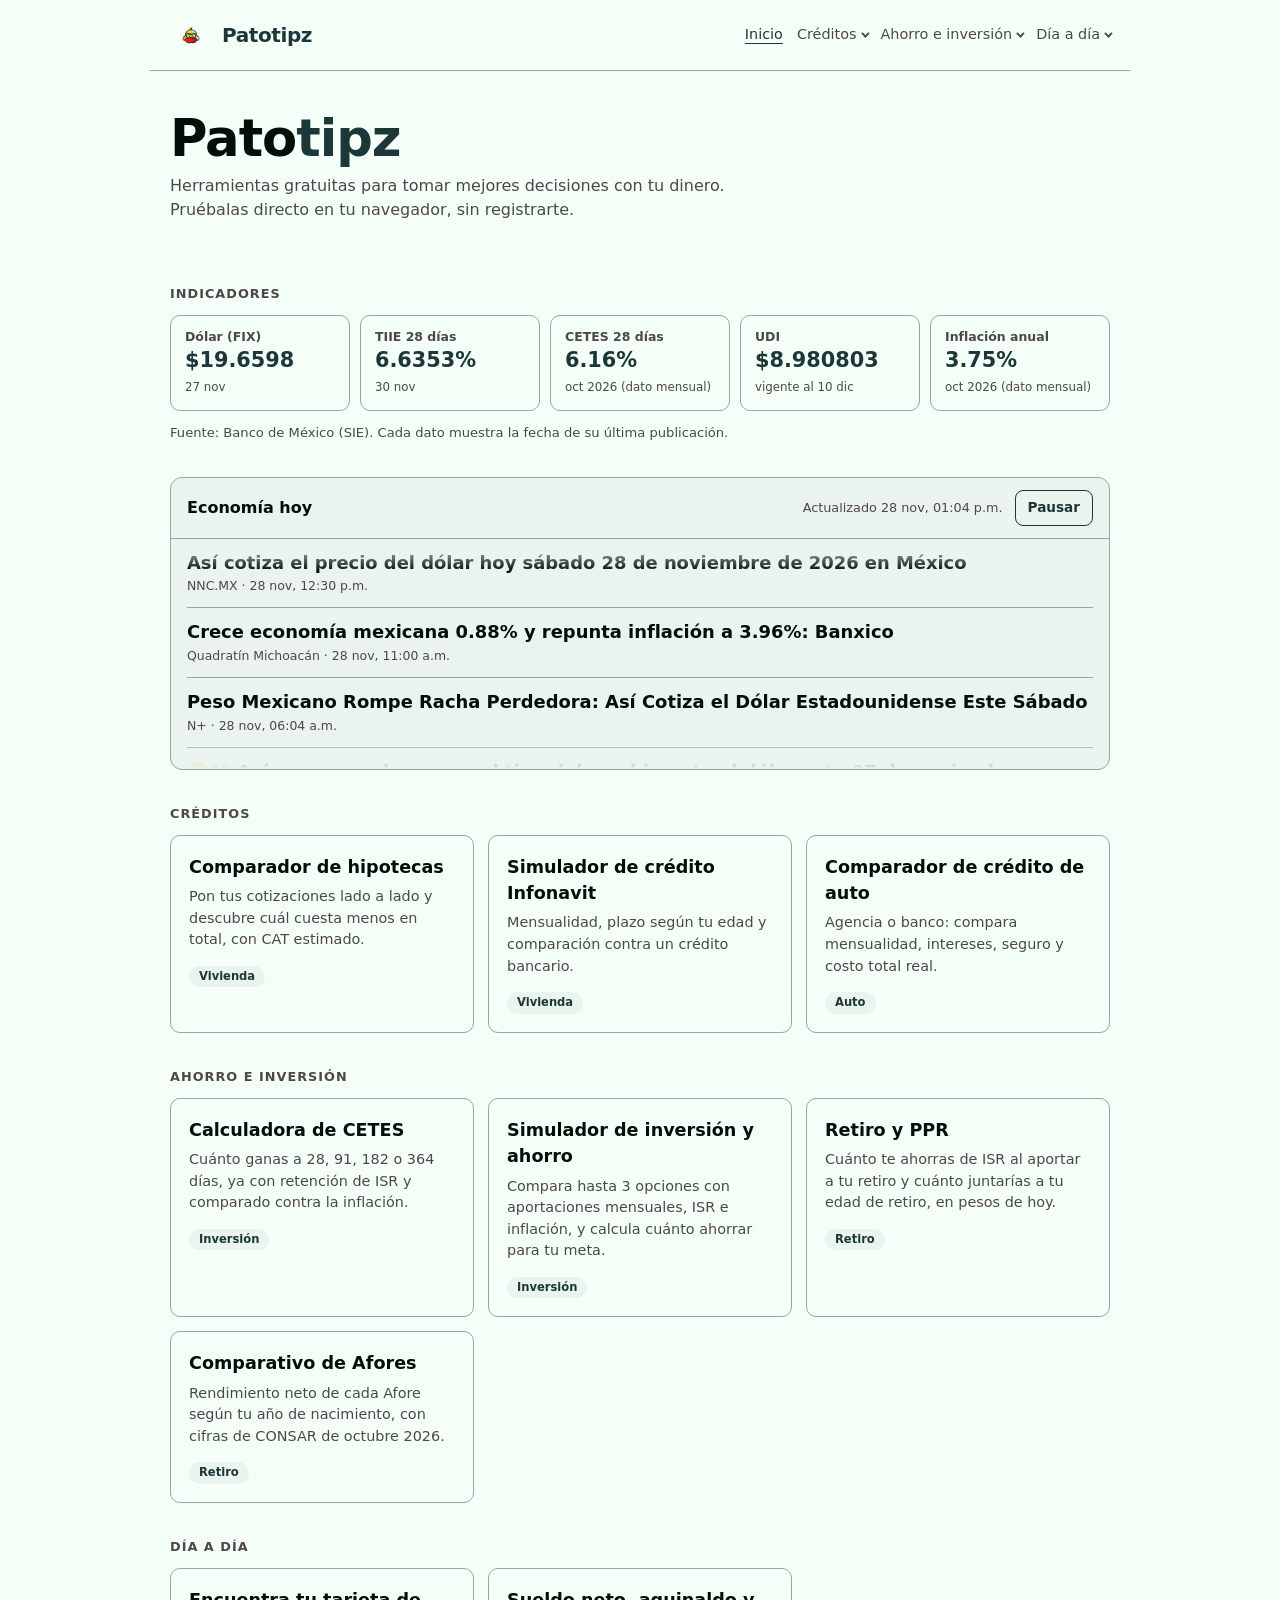
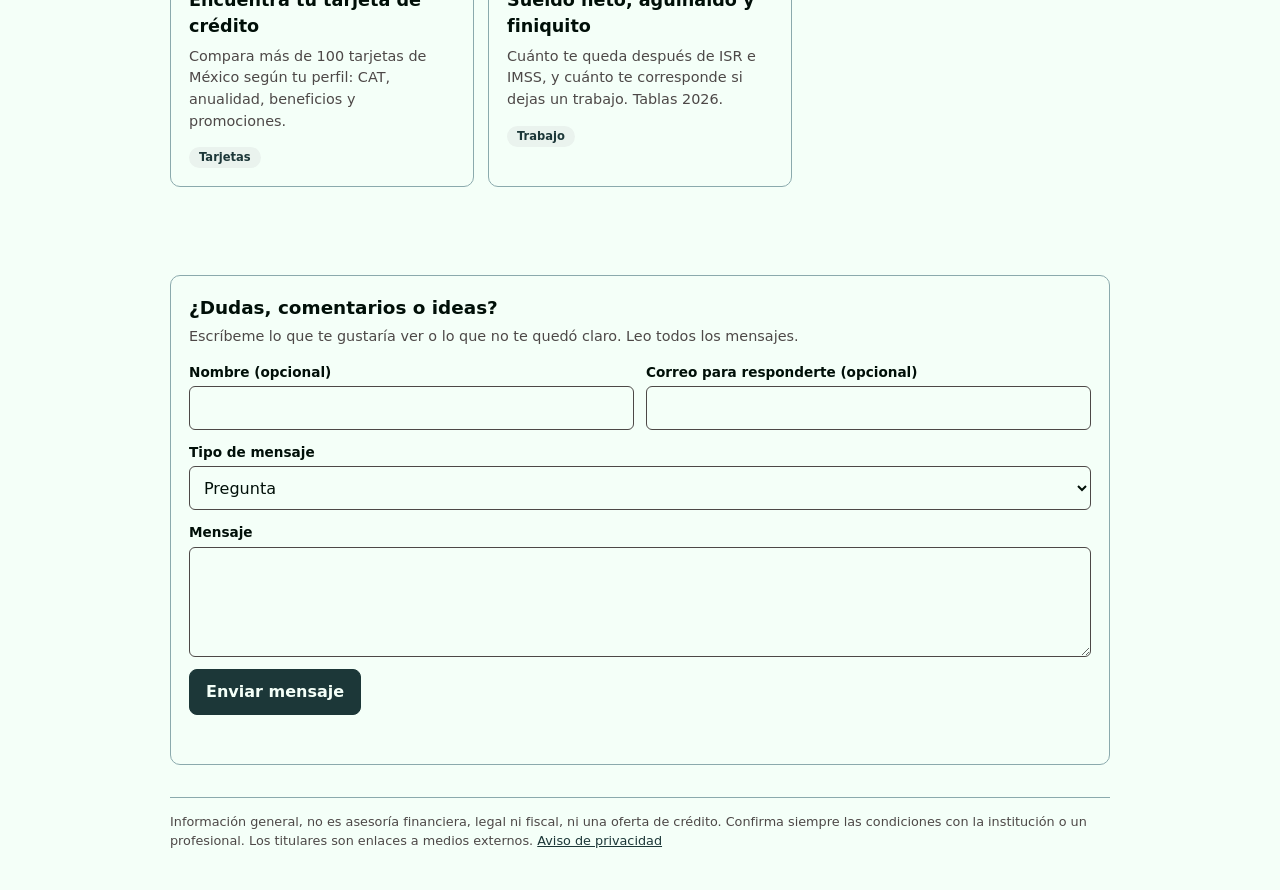
<file: index.html>
<!DOCTYPE html>
<html lang="es">
<head>
<meta charset="utf-8">
<meta name="viewport" content="width=device-width, initial-scale=1">
<title>Patotipz</title>
<meta name="description" content="Herramientas gratuitas de finanzas personales para México: tarjetas de crédito, sueldo neto, finiquito, hipoteca crédito de auto y CETES.">
<link rel="icon" type="image/png" href="assets/duck.png">
<meta property="og:type" content="website">
<meta property="og:title" content="Patotipz: herramientas de finanzas personales para México">
<meta property="og:description" content="Tarjetas, sueldo neto, finiquito, hipoteca, Infonavit, crédito de auto y CETES. Gratis y sin registro.">
<meta property="og:image" content="https://patotipz.github.io/patotipz/assets/duck.png">
<meta name="twitter:card" content="summary">
<link rel="stylesheet" href="assets/site.css">
<link rel="stylesheet" href="assets/widgets.css">
<link rel="stylesheet" href="assets/nav.css">
<style>
.hero{padding:10px 0 6px}
.hero h1{font-size:clamp(2.1rem,6vw,3.2rem)}
.hero h1 span{color:var(--deep)}
.sec{margin:34px 0 0}
.sec>h2{font-size:.8rem;text-transform:uppercase;letter-spacing:.08em;color:var(--muted);margin:0 0 12px}
.grid{display:grid;gap:14px;grid-template-columns:repeat(auto-fill,minmax(250px,1fr))}
a.tool{display:block;border:1px solid var(--line);border-radius:10px;padding:18px;text-decoration:none;color:inherit;background:var(--bg);transition:border-color .15s,transform .15s}
a.tool:hover{border-color:var(--deep);transform:translateY(-2px)}
a.tool h3{margin:0 0 6px;font-size:1.1rem}
a.tool p{margin:0 0 12px;color:var(--muted);font-size:.9rem}
.news{border:1px solid var(--line);border-radius:12px;background:var(--surface);overflow:hidden}
.news-h{display:flex;align-items:center;justify-content:space-between;gap:10px;flex-wrap:wrap;padding:12px 16px;border-bottom:1px solid var(--line)}
.news-h h2{margin:0;font-size:1rem}
.news-h .meta{display:flex;align-items:center;gap:12px;flex-wrap:wrap;font-size:.8rem;color:var(--muted)}
.news-h .btn{padding:4px 12px;min-height:36px;font-size:.85rem}
.prompter{height:230px;overflow:hidden;position:relative;padding:0 16px;-webkit-mask-image:linear-gradient(transparent,#000 14%,#000 86%,transparent);mask-image:linear-gradient(transparent,#000 14%,#000 86%,transparent)}
.prompter ul{list-style:none;margin:0;padding:0;animation:pscroll var(--dur,60s) linear infinite}
.prompter.paused ul,.prompter:hover ul,.prompter:focus-within ul{animation-play-state:paused}
@keyframes pscroll{from{transform:translateY(0)}to{transform:translateY(-50%)}}
.prompter li{padding:12px 0;border-bottom:1px solid var(--line)}
.prompter a{font-size:1.12rem;font-weight:600;text-decoration:none;color:var(--ink);line-height:1.35;display:block}
.prompter a:hover{color:var(--deep);text-decoration:underline}
.prompter small{display:block;color:var(--muted);font-size:.78rem;margin-top:2px}
@media (prefers-reduced-motion:reduce){.prompter{height:auto;max-height:260px;overflow-y:auto;-webkit-mask-image:none;mask-image:none}.prompter ul[aria-hidden=true]{display:none}}
.ind-grid{display:grid;gap:10px;grid-template-columns:repeat(auto-fit,minmax(150px,1fr))}
.ind{border:1px solid var(--line);border-radius:10px;padding:12px 14px;background:var(--bg)}
.ind span{display:block;font-size:.78rem;color:var(--muted);font-weight:600}
.ind b{display:block;font-size:1.3rem;color:var(--deep);font-variant-numeric:tabular-nums;line-height:1.3}
.ind small{color:var(--muted);font-size:.74rem}
</style>
</head>
<body>
<header class="site-h">
  <a class="brand" href="index.html">
    <img src="assets/duck.png" alt="PatoTipz Logo" class="brand-logo">
    <span>Pato<span>tipz</span></span>
  </a>

  <nav aria-label="Principal">
    <a href="index.html" aria-current="page">Inicio</a><div class="grp"><button type="button" aria-expanded="false" aria-haspopup="true">Créditos</button><div class="sub"><a href="hipoteca.html">Hipoteca</a><a href="infonavit.html">Infonavit</a><a href="auto.html">Crédito de auto</a></div></div><div class="grp"><button type="button" aria-expanded="false" aria-haspopup="true">Ahorro e inversión</button><div class="sub"><a href="cetes.html">CETES</a><a href="inversion.html">Simulador de inversión</a><a href="retiro.html">Retiro y PPR</a><a href="afores.html">Comparativo de Afores</a></div></div><div class="grp"><button type="button" aria-expanded="false" aria-haspopup="true">Día a día</button><div class="sub"><a href="tarjetas.html">Tarjetas de crédito</a><a href="sueldo.html">Sueldo y finiquito</a></div></div>
  </nav>
</header>
<main>
  <div class="hero">
    <h1>Pato<span>tipz</span></h1>
    <p class="lead">Herramientas gratuitas para tomar mejores decisiones con tu dinero. Pruébalas directo en tu navegador, sin registrarte.</p>
  </div>

  <section class="sec" id="ind-sec" aria-labelledby="ind-t" hidden>
    <h2 id="ind-t">Indicadores</h2>
    <div class="ind-grid" id="ind-grid"></div>
    <p class="note" id="ind-note"></p>
  </section>

  <section class="sec" aria-labelledby="news-t">
    <div class="news">
      <div class="news-h">
        <h2 id="news-t">Economía hoy</h2>
        <div class="meta"><span id="news-upd">Cargando titulares…</span><button class="btn ghost" id="news-toggle" type="button" aria-pressed="false">Pausar</button></div>
      </div>
      <div class="prompter" id="prompter" role="region" aria-label="Titulares de economía en México"></div>
    </div>
  </section>

  <section class="sec" aria-labelledby="cred-t">
    <h2 id="cred-t">Créditos</h2>
    <div class="grid">
      <a class="tool" href="hipoteca.html"><h3>Comparador de hipotecas</h3><p>Pon tus cotizaciones lado a lado y descubre cuál cuesta menos en total, con CAT estimado.</p><span class="tag">Vivienda</span></a>
      <a class="tool" href="infonavit.html"><h3>Simulador de crédito Infonavit</h3><p>Mensualidad, plazo según tu edad y comparación contra un crédito bancario.</p><span class="tag">Vivienda</span></a>
      <a class="tool" href="auto.html"><h3>Comparador de crédito de auto</h3><p>Agencia o banco: compara mensualidad, intereses, seguro y costo total real.</p><span class="tag">Auto</span></a>
    </div>
  </section>

  <section class="sec" aria-labelledby="ahorro-t">
    <h2 id="ahorro-t">Ahorro e inversión</h2>
    <div class="grid">
      <a class="tool" href="cetes.html"><h3>Calculadora de CETES</h3><p>Cuánto ganas a 28, 91, 182 o 364 días, ya con retención de ISR y comparado contra la inflación.</p><span class="tag">Inversión</span></a>
      <a class="tool" href="inversion.html"><h3>Simulador de inversión y ahorro</h3><p>Compara hasta 3 opciones con aportaciones mensuales, ISR e inflación, y calcula cuánto ahorrar para tu meta.</p><span class="tag">Inversión</span></a>
      <a class="tool" href="retiro.html"><h3>Retiro y PPR</h3><p>Cuánto te ahorras de ISR al aportar a tu retiro y cuánto juntarías a tu edad de retiro, en pesos de hoy.</p><span class="tag">Retiro</span></a>
      <a class="tool" href="afores.html"><h3>Comparativo de Afores</h3><p>Rendimiento neto de cada Afore según tu año de nacimiento, con cifras de CONSAR de octubre 2026.</p><span class="tag">Retiro</span></a>
    </div>
  </section>

  <section class="sec" aria-labelledby="dia-t">
    <h2 id="dia-t">Día a día</h2>
    <div class="grid">
      <a class="tool" href="tarjetas.html"><h3>Encuentra tu tarjeta de crédito</h3><p>Compara más de 100 tarjetas de México según tu perfil: CAT, anualidad, beneficios y promociones.</p><span class="tag">Tarjetas</span></a>
      <a class="tool" href="sueldo.html"><h3>Sueldo neto, aguinaldo y finiquito</h3><p>Cuánto te queda después de ISR e IMSS, y cuánto te corresponde si dejas un trabajo. Tablas 2026.</p><span class="tag">Trabajo</span></a>
    </div>
  </section>
</main>
<div id="comments"></div>
<footer class="site-f"><p>Información general, no es asesoría financiera, legal ni fiscal, ni una oferta de crédito. Confirma siempre las condiciones con la institución o un profesional. Los titulares son enlaces a medios externos. <a href="privacidad.html">Aviso de privacidad</a></p></footer>
<script src="assets/config.js"></script>
<script src="assets/site.js"></script>
<script>
(function () {
  var box = document.getElementById('prompter'), upd = document.getElementById('news-upd'), tg = document.getElementById('news-toggle');
  function fmt(iso) { var d = new Date(iso); return isNaN(d) ? '' : d.toLocaleString('es-MX', { day: 'numeric', month: 'short', hour: '2-digit', minute: '2-digit' }); }
  function list(items, hidden) {
    var ul = PTZ.el('ul', hidden ? { 'aria-hidden': 'true' } : {});
    items.forEach(function (n) {
      var url = /^https?:\/\//.test(n.url) ? n.url : '#';
      var a = PTZ.el('a', { href: url, target: '_blank', rel: 'noopener noreferrer', text: n.title });
      if (hidden) a.tabIndex = -1;
      var meta = [n.source, n.published ? fmt(n.published) : ''].filter(Boolean).join(' · ');
      ul.appendChild(PTZ.el('li', {}, [a, PTZ.el('small', { text: meta })]));
    });
    return ul;
  }
  function paint(data) {
    var items = (data && data.items) || [];
    if (!items.length) { upd.textContent = 'Sin titulares por ahora'; return; }
    box.textContent = '';
    upd.textContent = data.updated ? 'Actualizado ' + fmt(data.updated) : '';
    if (items.length < 4) { box.style.height = 'auto'; box.style.webkitMaskImage = 'none'; box.style.maskImage = 'none'; var one = list(items, false); one.style.animation = 'none'; box.appendChild(one); tg.hidden = true; return; }
    box.appendChild(list(items, false)); box.appendChild(list(items, true));
    box.querySelectorAll('ul').forEach(function (u) { u.style.setProperty('--dur', Math.max(40, items.length * 7) + 's'); });
    // un solo bloque de animación: ambos <ul> se mueven juntos dentro de un contenedor
    var wrap = PTZ.el('div', { style: 'animation:inherit' });
    var uls = Array.prototype.slice.call(box.querySelectorAll('ul')); uls.forEach(function (u) { u.style.animation = 'none'; wrap.appendChild(u); });
    wrap.className = 'scroller'; box.appendChild(wrap);
    wrap.style.animation = 'pscroll ' + Math.max(40, items.length * 7) + 's linear infinite';
    upd.textContent = data.updated ? 'Actualizado ' + fmt(data.updated) : '';
  }
  fetch('data/news.json', { cache: 'no-store' }).then(function (r) { if (!r.ok) throw 0; return r.json(); }).then(paint)
    .catch(function () { upd.textContent = 'No se pudieron cargar los titulares'; });
  tg.addEventListener('click', function () {
    var p = box.classList.toggle('paused'); tg.setAttribute('aria-pressed', p); tg.textContent = p ? 'Reanudar' : 'Pausar';
    var s = box.querySelector('.scroller'); if (s) s.style.animationPlayState = p ? 'paused' : 'running';
  });
  box.addEventListener('mouseenter', function () { var s = box.querySelector('.scroller'); if (s) s.style.animationPlayState = 'paused'; });
  box.addEventListener('mouseleave', function () { var s = box.querySelector('.scroller'); if (s && !box.classList.contains('paused')) s.style.animationPlayState = 'running'; });
  box.addEventListener('focusin', function () { var s = box.querySelector('.scroller'); if (s) s.style.animationPlayState = 'paused'; });
  box.addEventListener('focusout', function () { var s = box.querySelector('.scroller'); if (s && !box.classList.contains('paused')) s.style.animationPlayState = 'running'; });
  PTZ.mountComments(document.getElementById('comments'), 'Inicio');
})();
</script>
<script>
(function () {
  var sec = document.getElementById('ind-sec'), grid = document.getElementById('ind-grid'), note = document.getElementById('ind-note');
  function fmt(it) {
    var n = new Intl.NumberFormat('es-MX', { minimumFractionDigits: it.decimals, maximumFractionDigits: it.decimals }).format(it.value);
    return it.kind === 'mxn' ? '$' + n : n + '%';
  }
  function day(iso, it) {
    var d = new Date(iso + 'T12:00:00'); if (isNaN(d)) return '';
    if (it && (it.id === 'SF282' || it.id === 'SP30578')) return d.toLocaleDateString('es-MX', { month: 'short', year: 'numeric' }).replace('.', '') + ' (dato mensual)';
    var txt = d.toLocaleDateString('es-MX', { day: 'numeric', month: 'short' });
    return d > new Date() ? 'vigente al ' + txt : txt;
  }
  fetch('data/indicators.json', { cache: 'no-store' }).then(function (r) { if (!r.ok) throw 0; return r.json(); }).then(function (d) {
    var items = (d && d.items) || []; if (!items.length) return;
    items.forEach(function (it) {
      grid.appendChild(PTZ.el('div', { class: 'ind' }, [PTZ.el('span', { text: it.label }), PTZ.el('b', { text: fmt(it) }), PTZ.el('small', { text: day(it.date, it) })]));
    });
    note.textContent = 'Fuente: ' + (d.source || 'Banco de México') + '. Cada dato muestra la fecha de su última publicación.';
    sec.hidden = false;
  }).catch(function () {});
})();
</script>
<script src="assets/nav.js"></script>
</body>
</html>
</file>
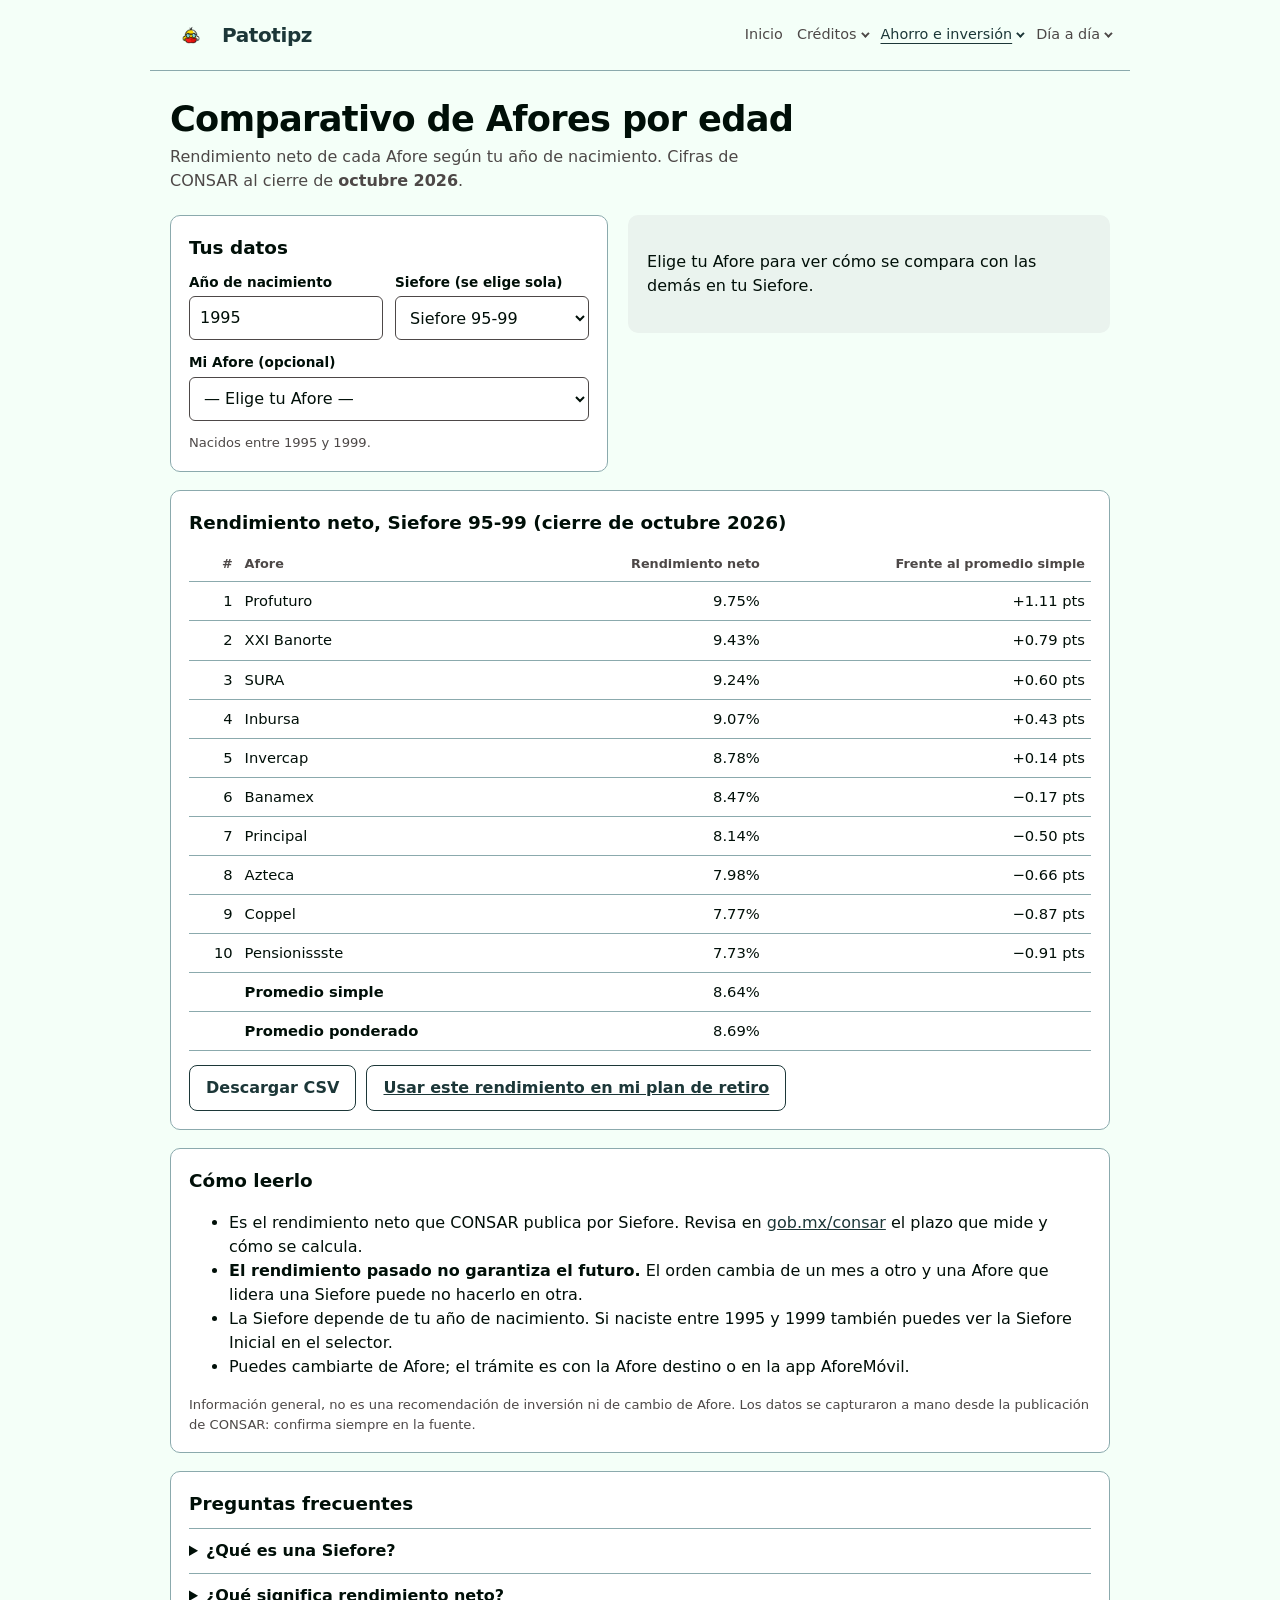
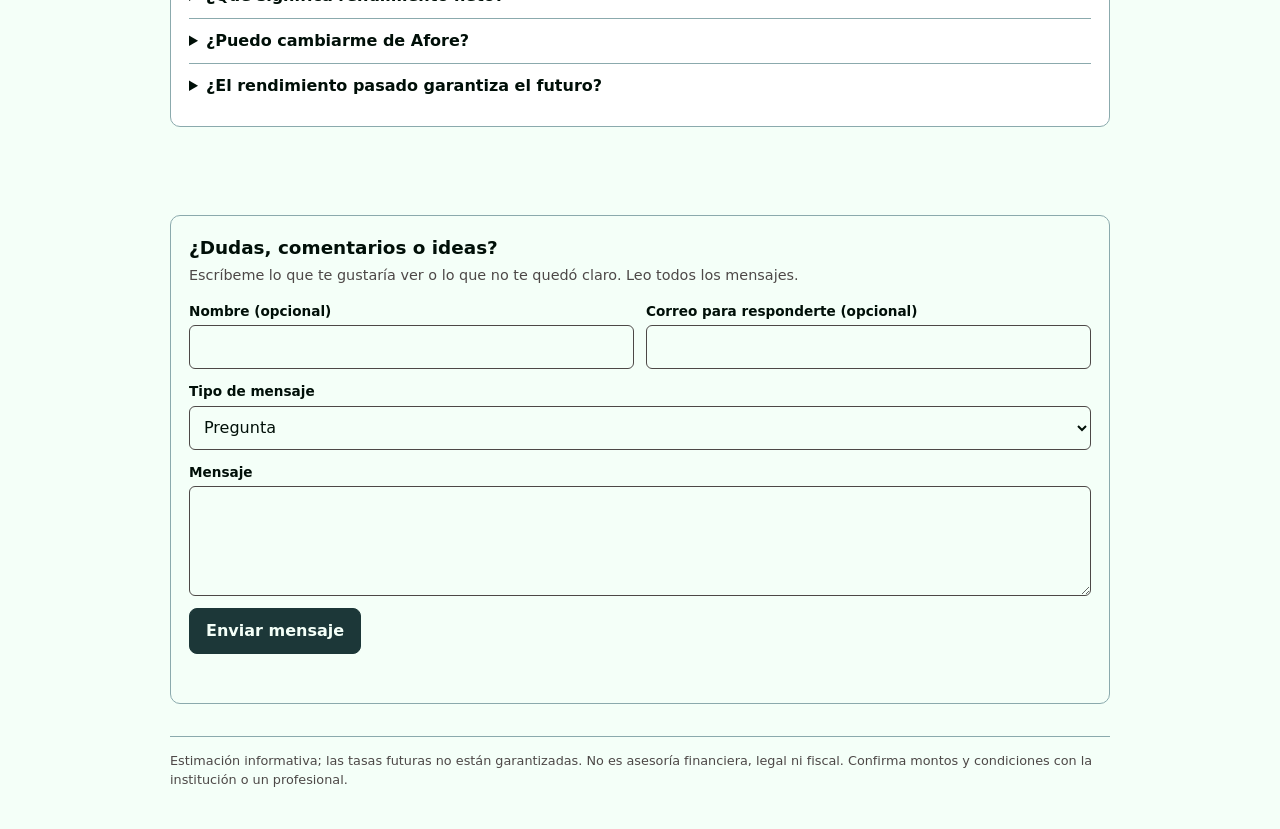
<file: afores.html>
<!DOCTYPE html>
<html lang="es">
<head>
<meta charset="utf-8">
<meta name="viewport" content="width=device-width, initial-scale=1">
<title>Comparativo de Afores por edad (octubre 2026) | Patotipz</title>
<meta name="description" content="Rendimiento neto de las Afores de México por Siefore y año de nacimiento, con cifras de CONSAR al cierre de octubre 2026. Compara tu Afore contra el promedio.">
<link rel="icon" type="image/png" href="assets/duck.png">
<link rel="stylesheet" href="assets/site.css">
<link rel="stylesheet" href="assets/widgets.css">
<link rel="stylesheet" href="assets/nav.css">
</head>
<body>
<header class="site-h">
  <a class="brand" href="index.html">
    <img src="assets/duck.png" alt="PatoTipz Logo" class="brand-logo">
    <span>Pato<span>tipz</span></span>
  </a>
  <nav aria-label="Principal">
    <a href="index.html">Inicio</a><div class="grp"><button type="button" aria-expanded="false" aria-haspopup="true">Créditos</button><div class="sub"><a href="hipoteca.html">Hipoteca</a><a href="infonavit.html">Infonavit</a><a href="auto.html">Crédito de auto</a></div></div><div class="grp cur"><button type="button" aria-expanded="false" aria-haspopup="true">Ahorro e inversión</button><div class="sub"><a href="cetes.html">CETES</a><a href="inversion.html">Simulador de inversión</a><a href="retiro.html" aria-current="page">Retiro y PPR</a><a href="afores.html">Comparativo de Afores</a></div></div><div class="grp"><button type="button" aria-expanded="false" aria-haspopup="true">Día a día</button><div class="sub"><a href="tarjetas.html">Tarjetas de crédito</a><a href="sueldo.html">Sueldo y finiquito</a></div></div>
  </nav>
</header>
<main>
  <h1>Comparativo de Afores por edad</h1>
  <p class="lead">Rendimiento neto de cada Afore según tu año de nacimiento. Cifras de CONSAR al cierre de <strong id="corte">octubre 2026</strong>.</p>

  <section class="grid2">
    <form class="card" id="f" novalidate>
      <h2>Tus datos</h2>
      <div class="row2">
        <div class="field"><label for="anio">Año de nacimiento</label><input id="anio" type="number" inputmode="numeric" min="1930" max="2010" step="1" value="1995"></div>
        <div class="field"><label for="sie">Siefore (se elige sola)</label><select id="sie"></select></div>
      </div>
      <div class="field"><label for="mia">Mi Afore (opcional)</label><select id="mia"><option value="">— Elige tu Afore —</option></select></div>
      <p class="note" id="sie-d"></p>
    </form>
    <div class="card soft" aria-live="polite" id="mi"></div>
  </section>

  <section class="card" style="margin-top:18px">
    <h2 id="tt">Rendimiento neto</h2>
    <div class="tbl-wrap"><table class="t" id="tab"><thead><tr><th scope="col" class="n">#</th><th scope="col">Afore</th><th scope="col" class="n">Rendimiento neto</th><th scope="col" class="n">Frente al promedio simple</th></tr></thead><tbody></tbody></table></div>
    <div class="actions"><button class="btn ghost" id="csv" type="button">Descargar CSV</button> <a class="btn ghost" id="toret" href="retiro.html">Usar este rendimiento en mi plan de retiro</a></div>
  </section>

  <section class="card" style="margin-top:18px">
    <h2>Cómo leerlo</h2>
    <ul>
      <li>Es el rendimiento neto que CONSAR publica por Siefore. Revisa en <a href="https://www.gob.mx/consar" target="_blank" rel="noopener noreferrer">gob.mx/consar</a> el plazo que mide y cómo se calcula.</li>
      <li><strong>El rendimiento pasado no garantiza el futuro.</strong> El orden cambia de un mes a otro y una Afore que lidera una Siefore puede no hacerlo en otra.</li>
      <li>La Siefore depende de tu año de nacimiento. Si naciste entre 1995 y 1999 también puedes ver la Siefore Inicial en el selector.</li>
      <li>Puedes cambiarte de Afore; el trámite es con la Afore destino o en la app AforeMóvil.</li>
    </ul>
    <p class="note">Información general, no es una recomendación de inversión ni de cambio de Afore. Los datos se capturaron a mano desde la publicación de CONSAR: confirma siempre en la fuente.</p>
  </section>
<section class="card" id="faq" style="margin-top:18px"><h2>Preguntas frecuentes</h2><details style="border-top:1px solid var(--line);padding:10px 0"><summary style="cursor:pointer;font-weight:600">¿Qué es una Siefore?</summary><p style="margin:8px 0 0">Es el fondo donde se invierte el dinero de tu Afore. Hay una por generación de nacimiento, y las más jóvenes invierten con más riesgo que las más cercanas al retiro.</p></details><details style="border-top:1px solid var(--line);padding:10px 0"><summary style="cursor:pointer;font-weight:600">¿Qué significa rendimiento neto?</summary><p style="margin:8px 0 0">Es el rendimiento que publica CONSAR por Siefore. Revisa en su sitio el plazo que mide y cómo se calcula.</p></details><details style="border-top:1px solid var(--line);padding:10px 0"><summary style="cursor:pointer;font-weight:600">¿Puedo cambiarme de Afore?</summary><p style="margin:8px 0 0">Sí. El trámite se hace con la Afore a la que te quieres cambiar o desde la app AforeMóvil. Antes de decidir, compara rendimiento, comisiones y servicio.</p></details><details style="border-top:1px solid var(--line);padding:10px 0"><summary style="cursor:pointer;font-weight:600">¿El rendimiento pasado garantiza el futuro?</summary><p style="margin:8px 0 0">No. Los rendimientos cambian cada mes y el orden entre Afores también.</p></details><script type="application/ld+json">{"@context": "https://schema.org", "@type": "FAQPage", "mainEntity": [{"@type": "Question", "name": "¿Qué es una Siefore?", "acceptedAnswer": {"@type": "Answer", "text": "Es el fondo donde se invierte el dinero de tu Afore. Hay una por generación de nacimiento, y las más jóvenes invierten con más riesgo que las más cercanas al retiro."}}, {"@type": "Question", "name": "¿Qué significa rendimiento neto?", "acceptedAnswer": {"@type": "Answer", "text": "Es el rendimiento que publica CONSAR por Siefore. Revisa en su sitio el plazo que mide y cómo se calcula."}}, {"@type": "Question", "name": "¿Puedo cambiarme de Afore?", "acceptedAnswer": {"@type": "Answer", "text": "Sí. El trámite se hace con la Afore a la que te quieres cambiar o desde la app AforeMóvil. Antes de decidir, compara rendimiento, comisiones y servicio."}}, {"@type": "Question", "name": "¿El rendimiento pasado garantiza el futuro?", "acceptedAnswer": {"@type": "Answer", "text": "No. Los rendimientos cambian cada mes y el orden entre Afores también."}}]}</script></section>
</main>
<div id="comments"></div>
<footer class="site-f"><p>Estimación informativa; las tasas futuras no están garantizadas. No es asesoría financiera, legal ni fiscal. Confirma montos y condiciones con la institución o un profesional.</p></footer>
<script src="assets/config.js"></script>
<script src="assets/site.js"></script>
<script src="assets/afores-data.js"></script>
<script>
(function () {
  var $ = function (id) { return document.getElementById(id); }, E = PTZ.el, D = window.AFORES_DATA, S = D.siefores;
  var HOY = new Date().getFullYear();
  function sieforeDe(anio) {
    if (anio >= 2000) return 'SBI'; if (anio >= 1995) return 'SB9599'; if (anio >= 1990) return 'SB9094'; if (anio >= 1985) return 'SB8589';
    if (anio >= 1980) return 'SB8084'; if (anio >= 1975) return 'SB7579'; if (anio >= 1970) return 'SB7074'; if (anio >= 1965) return 'SB6569';
    if (anio >= 1960) return 'SB6064'; return 'SB0';
  }
  function nom(s) { return s.id === 'SBI' ? 'Básica Inicial' : s.nombre; }
  S.forEach(function (s) { $('sie').appendChild(E('option', { value: s.id, text: 'Siefore ' + nom(s) })); });
  var nombres = []; S[0].afores.forEach(function (a) { nombres.push(a[0]); }); nombres.sort();
  nombres.forEach(function (n) { $('mia').appendChild(E('option', { value: n, text: n })); });
  $('corte').textContent = D.corte;
  function pp(x) { return (x >= 0 ? '+' : '−') + Math.abs(x).toFixed(2) + ' pts'; }
  function cur() { return S.filter(function (x) { return x.id === $('sie').value; })[0]; }
  function render() {
    var s = cur(), mia = $('mia').value;
    $('sie-d').textContent = s.desc + '.';
    $('tt').textContent = 'Rendimiento neto, Siefore ' + nom(s) + ' (cierre de ' + D.corte + ')';
    var body = $('tab').tBodies[0]; body.textContent = '';
    s.afores.forEach(function (a, i) {
      var me = a[0] === mia;
      body.appendChild(E('tr', { class: me ? 'tot' : '' }, [E('td', { class: 'n', text: String(i + 1) }), E('th', { scope: 'row', text: a[0], style: 'font-weight:' + (me ? '800' : '400') }), E('td', { class: 'n', text: a[1].toFixed(2) + '%' }), E('td', { class: 'n', text: pp(a[1] - s.ps) })]));
    });
    [['Promedio simple', s.ps], ['Promedio ponderado', s.pp]].forEach(function (r) { body.appendChild(E('tr', {}, [E('td'), E('th', { scope: 'row', text: r[0], style: 'font-weight:700' }), E('td', { class: 'n', text: r[1].toFixed(2) + '%' }), E('td')])); });
    $('toret').href = 'retiro.html#tasa=' + s.ps;
    var box = $('mi'); box.textContent = '';
    if (!mia) { box.appendChild(E('p', { text: 'Elige tu Afore para ver cómo se compara con las demás en tu Siefore.' })); return; }
    var idx = -1, v = null; s.afores.forEach(function (a, i) { if (a[0] === mia) { idx = i; v = a[1]; } });
    var best = s.afores[0], worst = s.afores[s.afores.length - 1];
    box.appendChild(E('h2', { text: mia }));
    box.appendChild(E('div', { class: 'big', text: v.toFixed(2) + '%' }));
    box.appendChild(E('p', { text: 'Lugar ' + (idx + 1) + ' de ' + s.afores.length + ' en la Siefore ' + nom(s) + '. ' + pp(v - s.ps) + ' frente al promedio simple (' + s.ps.toFixed(2) + '%).' }));
    box.appendChild(E('p', { class: 'note', text: 'Rango entre Afores: de ' + worst[1].toFixed(2) + '% (' + worst[0] + ') a ' + best[1].toFixed(2) + '% (' + best[0] + '). El pasado no garantiza el futuro, pero una diferencia sostenida por décadas sí cambia mucho el saldo.' }));
  }
  function setSie() { var a = parseInt($('anio').value, 10); if (a >= 1930 && a <= HOY) $('sie').value = sieforeDe(a); render(); }
  $('anio').addEventListener('input', setSie); $('sie').addEventListener('change', render); $('mia').addEventListener('change', render);
  $('f').addEventListener('submit', function (e) { e.preventDefault(); });
  $('csv').addEventListener('click', function () {
    var s = cur(), rows = [['Afore', 'Rendimiento neto %', 'Siefore', 'Corte']]; s.afores.forEach(function (a) { rows.push([a[0], a[1], s.nombre, D.corte]); });
    PTZ.downloadCSV('afores-' + s.id + '.csv', rows);
  });
  setSie();
  PTZ.mountComments($('comments'), 'Afores');
})();
</script>
<script src="assets/nav.js"></script>
</body>
</html>
</file>
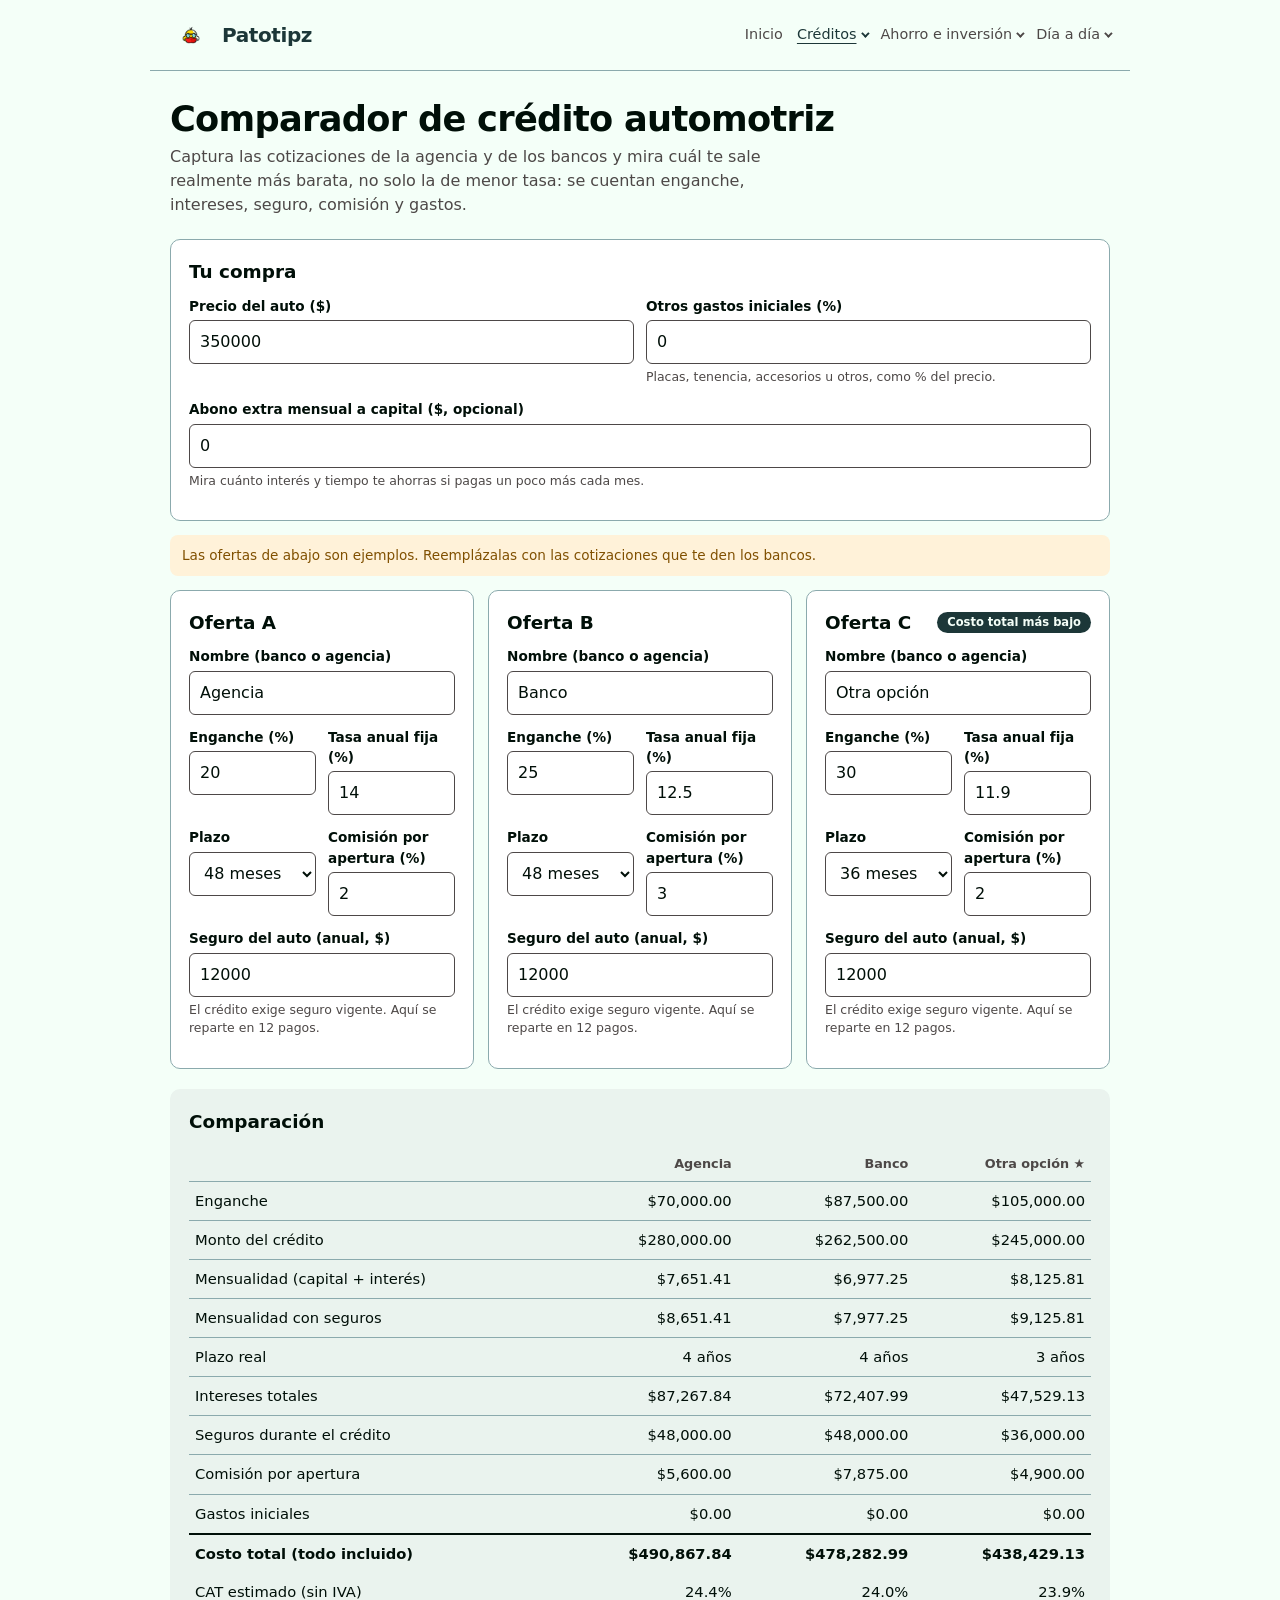
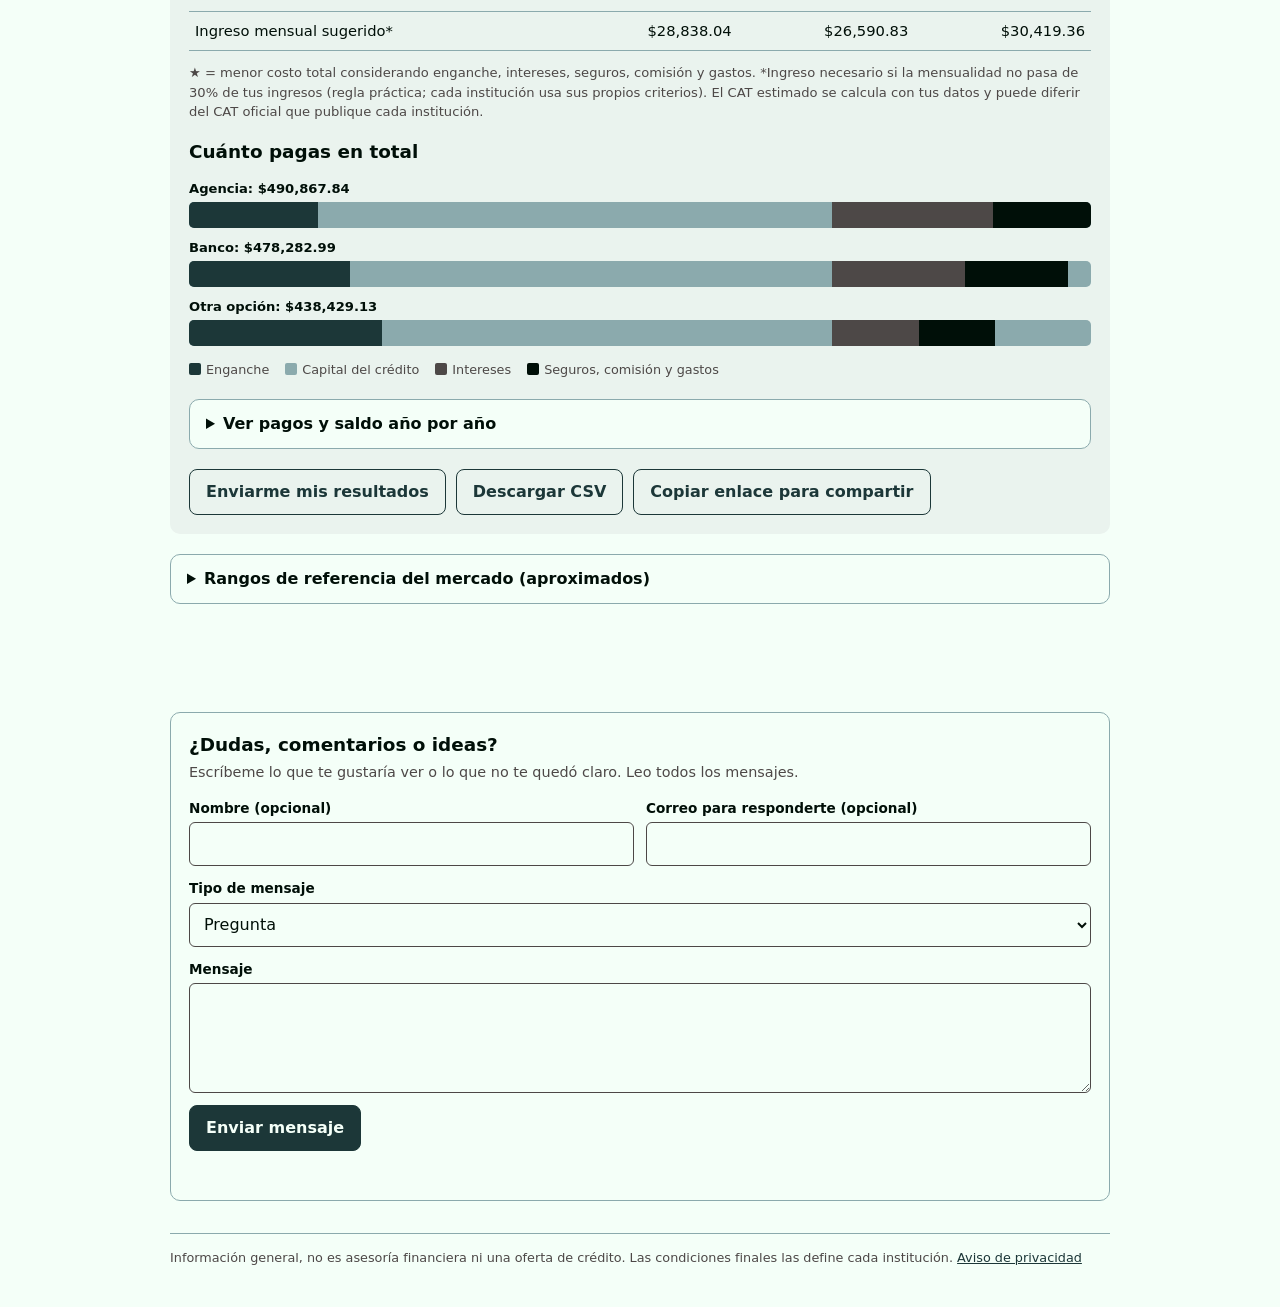
<file: auto.html>
<!DOCTYPE html>
<html lang="es">
<head>
<meta charset="utf-8">
<meta name="viewport" content="width=device-width, initial-scale=1">
<title>Comparador de crédito automotriz | Patotipz</title>
<meta name="description" content="Compara hasta tres ofertas de crédito para auto en México: mensualidad, intereses, CAT estimado y costo total real.">
<link rel="icon" type="image/png" href="assets/duck.png">
<link rel="stylesheet" href="assets/site.css">
<link rel="stylesheet" href="assets/widgets.css">
<link rel="stylesheet" href="assets/nav.css">
</head>
<body>
<header class="site-h">
  <a class="brand" href="index.html">
    <img src="assets/duck.png" alt="PatoTipz Logo" class="brand-logo">
    <span>Pato<span>tipz</span></span>
  </a>
  <nav aria-label="Principal">
    <a href="index.html">Inicio</a><div class="grp cur"><button type="button" aria-expanded="false" aria-haspopup="true">Créditos</button><div class="sub"><a href="hipoteca.html">Hipoteca</a><a href="infonavit.html">Infonavit</a><a href="auto.html" aria-current="page">Crédito de auto</a></div></div><div class="grp"><button type="button" aria-expanded="false" aria-haspopup="true">Ahorro e inversión</button><div class="sub"><a href="cetes.html">CETES</a><a href="inversion.html">Simulador de inversión</a><a href="retiro.html">Retiro y PPR</a><a href="afores.html">Comparativo de Afores</a></div></div><div class="grp"><button type="button" aria-expanded="false" aria-haspopup="true">Día a día</button><div class="sub"><a href="tarjetas.html">Tarjetas de crédito</a><a href="sueldo.html">Sueldo y finiquito</a></div></div>
  </nav>
</header>
<main>
  <h1>Comparador de crédito automotriz</h1>
  <p class="lead">Captura las cotizaciones de la agencia y de los bancos y mira cuál te sale realmente más barata, no solo la de menor tasa: se cuentan enganche, intereses, seguro, comisión y gastos.</p>
  <div id="app"></div>

  <details class="ref">
    <summary>Rangos de referencia del mercado (aproximados)</summary>
    <div class="tbl-wrap"><table class="t" style="margin-top:10px">
      <thead><tr><th scope="col">Concepto</th><th scope="col" class="n">Rango aproximado</th></tr></thead>
      <tbody>
        <tr><th scope="row" style="font-weight:400">Tasa anual (bancos y financieras de marca)</th><td class="n">desde 11.9% hasta 19% o más</td></tr>
        <tr><th scope="row" style="font-weight:400">CAT publicado</th><td class="n">17.5% a 30%</td></tr>
        <tr><th scope="row" style="font-weight:400">Enganche mínimo</th><td class="n">5% a 20%</td></tr>
        <tr><th scope="row" style="font-weight:400">Plazos</th><td class="n">36 a 72 meses</td></tr>
        <tr><th scope="row" style="font-weight:400">Comisión por apertura</th><td class="n">rara vez más de 3%</td></tr>
      </tbody></table></div>
    <p class="note">Compilado en noviembre de 2026 del comparador Financiera.mx (la tabla no indica su fecha de actualización). Son referencias, no ofertas: las tasas "desde" aplican a los mejores perfiles y cambian seguido. Muchas veces la agencia ofrece tasa preferencial de la marca; compárala contra la de un banco. Consulta también en <a href="https://www.condusef.gob.mx" rel="noopener">CONDUSEF</a>.</p>
  </details>
</main>
<div id="comments"></div>
<footer class="site-f"><p>Información general, no es asesoría financiera ni una oferta de crédito. Las condiciones finales las define cada institución. <a href="privacidad.html">Aviso de privacidad</a></p></footer>
<script src="assets/config.js"></script>
<script src="assets/site.js"></script>
<script src="assets/credito.js"></script>
<script src="assets/comparador.js"></script>
<script>
PTZComp.init({
  rootId: 'app', prefix: 'a', sharedTitle: 'Tu compra', precioLabel: 'Precio del auto ($)', precioDef: 350000,
  gastosLabel: 'Otros gastos iniciales (%)', gastosDef: 0, gastosHint: 'Placas, tenencia, accesorios u otros, como % del precio.',
  plazoUnit: 'meses', plazos: [12, 24, 36, 48, 60, 72], seguroLabel: 'Seguro del auto (anual, $)', seguroHint: 'El crédito exige seguro vigente. Aquí se reparte en 12 pagos.', seguroAnual: true,
  emailTitle: 'Comparación de créditos de auto', csvName: 'comparacion-credito-auto.csv',
  offers: [
    { nombre: 'Agencia', eng: 20, tasa: 14, plazo: 48, com: 2, seg: 12000 },
    { nombre: 'Banco', eng: 25, tasa: 12.5, plazo: 48, com: 3, seg: 12000 },
    { nombre: 'Otra opción', eng: 30, tasa: 11.9, plazo: 36, com: 2, seg: 12000 }
  ]
});
PTZ.mountComments(document.getElementById('comments'), 'Crédito de auto');
</script>
<script src="assets/nav.js"></script>
</body>
</html>
</file>
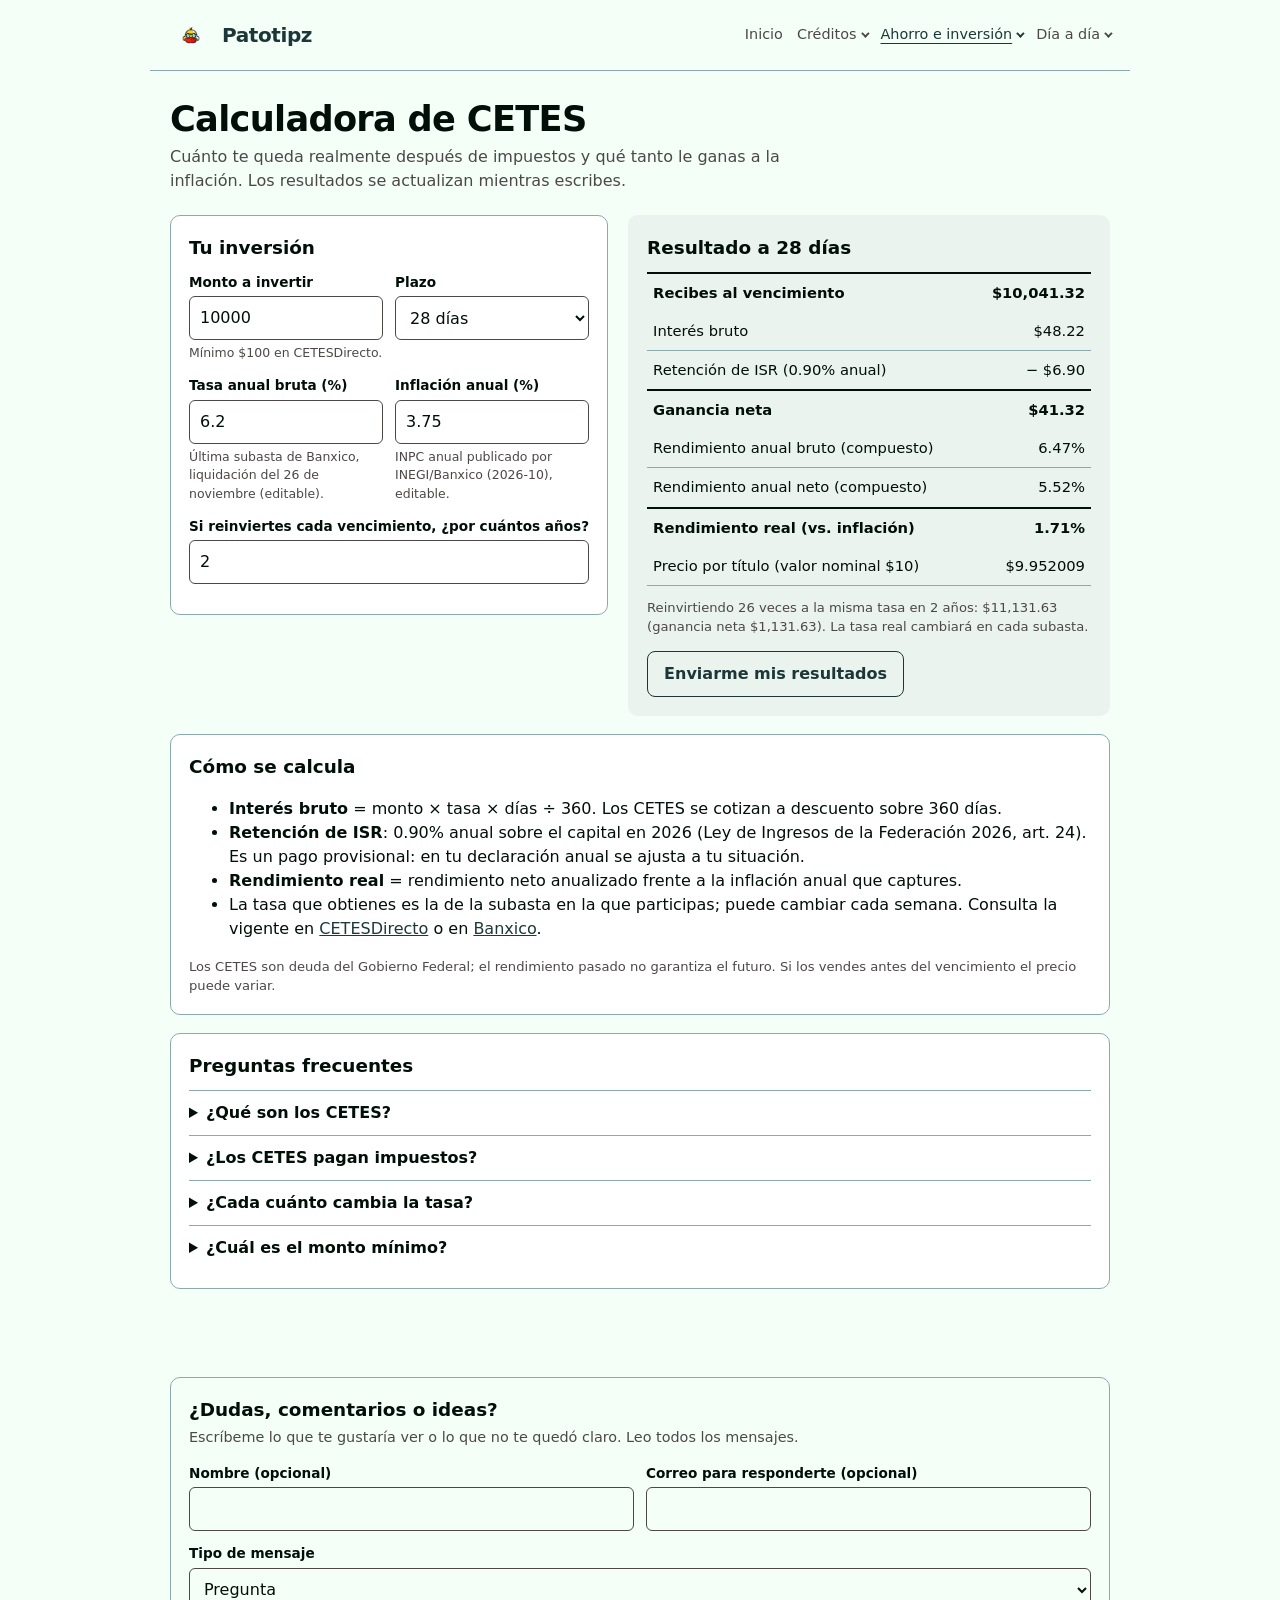
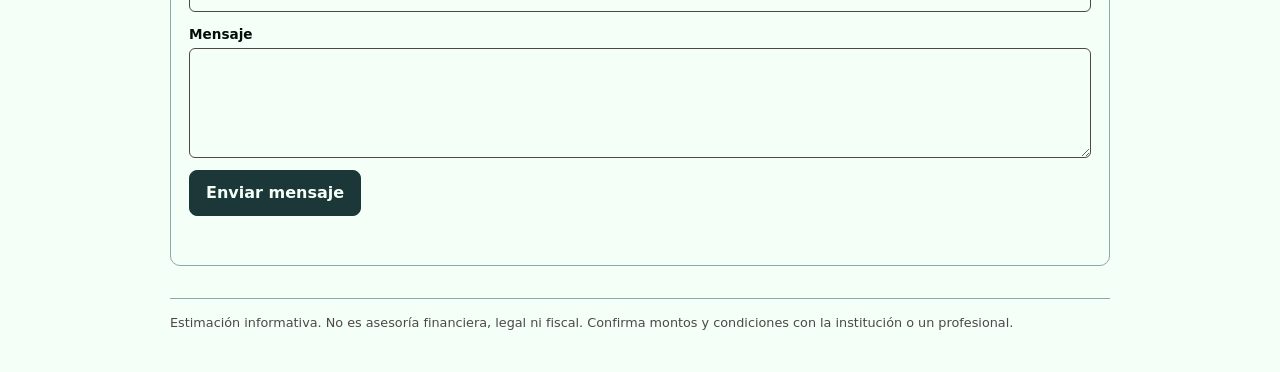
<file: cetes.html>
<!DOCTYPE html>
<html lang="es">
<head>
<meta charset="utf-8">
<meta name="viewport" content="width=device-width, initial-scale=1">
<title>Calculadora de CETES: rendimiento neto 2026 | Patotipz</title>
<meta name="description" content="Calcula cuánto ganas invirtiendo en CETES a 28, 91, 182 o 364 días: interés bruto, retención de ISR, rendimiento neto y ganancia real contra la inflación.">
<link rel="icon" type="image/png" href="assets/duck.png">
<link rel="stylesheet" href="assets/site.css">
<link rel="stylesheet" href="assets/widgets.css">
<link rel="stylesheet" href="assets/nav.css">
</head>
<body>
<header class="site-h">
  <a class="brand" href="index.html">
    <img src="assets/duck.png" alt="PatoTipz Logo" class="brand-logo">
    <span>Pato<span>tipz</span></span>
  </a>
  <nav aria-label="Principal">
    <a href="index.html">Inicio</a><div class="grp"><button type="button" aria-expanded="false" aria-haspopup="true">Créditos</button><div class="sub"><a href="hipoteca.html">Hipoteca</a><a href="infonavit.html">Infonavit</a><a href="auto.html">Crédito de auto</a></div></div><div class="grp cur"><button type="button" aria-expanded="false" aria-haspopup="true">Ahorro e inversión</button><div class="sub"><a href="cetes.html" aria-current="page">CETES</a><a href="inversion.html">Simulador de inversión</a><a href="retiro.html">Retiro y PPR</a><a href="afores.html">Comparativo de Afores</a></div></div><div class="grp"><button type="button" aria-expanded="false" aria-haspopup="true">Día a día</button><div class="sub"><a href="tarjetas.html">Tarjetas de crédito</a><a href="sueldo.html">Sueldo y finiquito</a></div></div>
  </nav>
</header>
<main>
  <h1>Calculadora de CETES</h1>
  <p class="lead">Cuánto te queda realmente después de impuestos y qué tanto le ganas a la inflación. Los resultados se actualizan mientras escribes.</p>

  <section class="grid2">
    <form class="card" id="f" novalidate>
      <h2>Tu inversión</h2>
      <div class="row2">
        <div class="field"><label for="monto">Monto a invertir</label><input id="monto" type="number" inputmode="decimal" min="100" step="100" value="10000"><small>Mínimo $100 en CETESDirecto.</small></div>
        <div class="field"><label for="dias">Plazo</label><select id="dias"><option value="28">28 días</option><option value="91">91 días</option><option value="182">182 días</option><option value="364">364 días</option></select></div>
      </div>
      <div class="row2">
        <div class="field"><label for="tasa">Tasa anual bruta (%)</label><input id="tasa" type="number" inputmode="decimal" min="0" max="50" step="0.01" value="6.16"><small id="tasa-src">Escribe la tasa de la última subasta.</small></div>
        <div class="field"><label for="inf">Inflación anual (%)</label><input id="inf" type="number" inputmode="decimal" min="-5" max="50" step="0.01" value="3.75"><small id="inf-src">Para calcular tu ganancia real.</small></div>
      </div>
      <div class="field"><label for="anios">Si reinviertes cada vencimiento, ¿por cuántos años?</label><input id="anios" type="number" inputmode="decimal" min="0.5" max="30" step="0.5" value="2"></div>
    </form>
    <div class="card soft" aria-live="polite" id="out"></div>
  </section>

  <section class="card" style="margin-top:18px">
    <h2>Cómo se calcula</h2>
    <ul>
      <li><strong>Interés bruto</strong> = monto × tasa × días ÷ 360. Los CETES se cotizan a descuento sobre 360 días.</li>
      <li><strong>Retención de ISR</strong>: 0.90% anual sobre el capital en 2026 (Ley de Ingresos de la Federación 2026, art. 24). Es un pago provisional: en tu declaración anual se ajusta a tu situación.</li>
      <li><strong>Rendimiento real</strong> = rendimiento neto anualizado frente a la inflación anual que captures.</li>
      <li>La tasa que obtienes es la de la subasta en la que participas; puede cambiar cada semana. Consulta la vigente en <a href="https://www.cetesdirecto.com" target="_blank" rel="noopener noreferrer">CETESDirecto</a> o en <a href="https://www.banxico.org.mx" target="_blank" rel="noopener noreferrer">Banxico</a>.</li>
    </ul>
    <p class="note">Los CETES son deuda del Gobierno Federal; el rendimiento pasado no garantiza el futuro. Si los vendes antes del vencimiento el precio puede variar.</p>
  </section>
<section class="card" id="faq" style="margin-top:18px"><h2>Preguntas frecuentes</h2><details style="border-top:1px solid var(--line);padding:10px 0"><summary style="cursor:pointer;font-weight:600">¿Qué son los CETES?</summary><p style="margin:8px 0 0">Son títulos de deuda del Gobierno Federal que se venden a descuento y pagan su valor nominal ($10) al vencimiento. Hay plazos de 28, 91, 182 y 364 días.</p></details><details style="border-top:1px solid var(--line);padding:10px 0"><summary style="cursor:pointer;font-weight:600">¿Los CETES pagan impuestos?</summary><p style="margin:8px 0 0">Sí: en 2026 hay una retención de ISR de 0.90% anual sobre el capital invertido (Ley de Ingresos de la Federación 2026, art. 24). En tu declaración anual se ajusta a tu situación.</p></details><details style="border-top:1px solid var(--line);padding:10px 0"><summary style="cursor:pointer;font-weight:600">¿Cada cuánto cambia la tasa?</summary><p style="margin:8px 0 0">La tasa se define en cada subasta y puede cambiar cada semana. No todos los plazos se subastan con la misma frecuencia, por eso la fecha junto a la tasa importa.</p></details><details style="border-top:1px solid var(--line);padding:10px 0"><summary style="cursor:pointer;font-weight:600">¿Cuál es el monto mínimo?</summary><p style="margin:8px 0 0">En CETESDirecto el mínimo para invertir es de $100. Confirma las condiciones vigentes en la plataforma.</p></details><script type="application/ld+json">{"@context": "https://schema.org", "@type": "FAQPage", "mainEntity": [{"@type": "Question", "name": "¿Qué son los CETES?", "acceptedAnswer": {"@type": "Answer", "text": "Son títulos de deuda del Gobierno Federal que se venden a descuento y pagan su valor nominal ($10) al vencimiento. Hay plazos de 28, 91, 182 y 364 días."}}, {"@type": "Question", "name": "¿Los CETES pagan impuestos?", "acceptedAnswer": {"@type": "Answer", "text": "Sí: en 2026 hay una retención de ISR de 0.90% anual sobre el capital invertido (Ley de Ingresos de la Federación 2026, art. 24). En tu declaración anual se ajusta a tu situación."}}, {"@type": "Question", "name": "¿Cada cuánto cambia la tasa?", "acceptedAnswer": {"@type": "Answer", "text": "La tasa se define en cada subasta y puede cambiar cada semana. No todos los plazos se subastan con la misma frecuencia, por eso la fecha junto a la tasa importa."}}, {"@type": "Question", "name": "¿Cuál es el monto mínimo?", "acceptedAnswer": {"@type": "Answer", "text": "En CETESDirecto el mínimo para invertir es de $100. Confirma las condiciones vigentes en la plataforma."}}]}</script></section>
</main>
<div id="comments"></div>
<footer class="site-f"><p>Estimación informativa. No es asesoría financiera, legal ni fiscal. Confirma montos y condiciones con la institución o un profesional.</p></footer>
<script src="assets/config.js"></script>
<script src="assets/site.js"></script>
<script src="assets/cetes.js"></script>
<script>
(function () {
  var $ = function (id) { return document.getElementById(id); }, M = PTZ.money, E = PTZ.el;
  var auction = {}, touched = false;
  function num(id) { var v = parseFloat($(id).value); return isFinite(v) ? v : NaN; }
  var body;
  function row(k, v, strong) { body.appendChild(E('tr', { class: strong ? 'tot' : '' }, [E('th', { scope: 'row', text: k, style: 'font-weight:' + (strong ? '800' : '400') }), E('td', { class: 'n', text: v })])); }
  function render() {
    var out = $('out'); out.textContent = '';
    var monto = num('monto'), dias = parseInt($('dias').value, 10), tasa = num('tasa'), inf = num('inf'), anios = num('anios');
    if (!(monto >= 100) || !(tasa >= 0)) { out.appendChild(E('p', { text: 'Escribe un monto (mínimo $100) y una tasa válida.' })); return; }
    var r = Cetes.inversion({ monto: monto, dias: dias, tasa: tasa, inflacion: isFinite(inf) ? inf : null });
    out.appendChild(E('h2', { text: 'Resultado a ' + dias + ' días' }));
    body = E('tbody'); out.appendChild(E('table', { class: 't' }, [body]));
    row('Recibes al vencimiento', M(r.valorFinal), true);
    row('Interés bruto', M(r.interes));
    row('Retención de ISR (0.90% anual)', '− ' + M(r.retencion));
    row('Ganancia neta', M(r.neto), true);
    row('Rendimiento anual bruto (compuesto)', PTZ.pct(r.anualBruta * 100));
    row('Rendimiento anual neto (compuesto)', PTZ.pct(r.anualNeta * 100));
    if (r.real != null) row('Rendimiento real (vs. inflación)', PTZ.pct(r.real * 100), true);
    row('Precio por título (valor nominal $10)', '$' + r.precio.toFixed(6));
    if (anios > 0) {
      var re = Cetes.reinversion({ monto: monto, dias: dias, tasa: tasa }, anios);
      out.appendChild(E('p', { class: 'note', text: 'Reinvirtiendo ' + re.periodos + ' veces a la misma tasa en ' + anios + ' años: ' + M(re.valorFinal) + ' (ganancia neta ' + M(re.gananciaNeta) + '). La tasa real cambiará en cada subasta.' }));
    }
    var b = E('button', { class: 'btn ghost', type: 'button', text: 'Enviarme mis resultados' });
    out.appendChild(E('div', { class: 'actions' }, [b]));
    PTZ.mountEmail(b, function () {
      var l = [{ k: 'Monto', v: M(monto) }, { k: 'Plazo', v: dias + ' días' }, { k: 'Tasa anual bruta', v: PTZ.pct(tasa) },
        { k: 'Interés bruto', v: M(r.interes) }, { k: 'Retención de ISR', v: M(r.retencion) }, { k: 'Ganancia neta', v: M(r.neto) },
        { k: 'Recibes al vencimiento', v: M(r.valorFinal) }, { k: 'Rendimiento anual neto', v: PTZ.pct(r.anualNeta * 100) }];
      if (r.real != null) l.push({ k: 'Rendimiento real', v: PTZ.pct(r.real * 100) });
      return { title: 'Mi inversión en CETES', lines: l };
    });
  }
  function fillRate() {
    var d = parseInt($('dias').value, 10), a = auction[d];
    if (a && !touched) { $('tasa').value = a.value; var f = new Date(a.date + 'T12:00:00').toLocaleDateString('es-MX', { day: 'numeric', month: 'long' }); $('tasa-src').textContent = 'Última subasta de Banxico, liquidación del ' + f + ' (editable).'; }
  }
  $('f').addEventListener('input', function (e) { if (e.target.id === 'tasa') touched = true; render(); });
  $('dias').addEventListener('change', function () { touched = false; fillRate(); render(); });
  $('f').addEventListener('submit', function (e) { e.preventDefault(); });
  render();
  fetch('data/indicators.json', { cache: 'no-store' }).then(function (r) { if (!r.ok) throw 0; return r.json(); }).then(function (j) {
    (j.items || []).forEach(function (it) {
      if (it.id === 'SP30578' && isFinite(it.value)) { $('inf').value = it.value; $('inf-src').textContent = 'INPC anual publicado por INEGI/Banxico (' + it.date.slice(0, 7) + '), editable.'; }
      if (it.id === 'SF282' && isFinite(it.value) && !Object.keys(auction).length) { $('tasa').value = it.value; $('tasa-src').textContent = 'Promedio mensual de CETES 28 días (' + it.date.slice(0, 7) + '), editable.'; }
    });
    (j.cetes || []).forEach(function (c) {
      // solo se acepta si Banxico confirma en el título que es CETES al plazo esperado
      if (isFinite(c.value) && /cetes/i.test(c.title || '') && new RegExp('\\b' + c.dias + '\\b').test(c.title || '')) auction[c.dias] = c;
    });
    fillRate(); render();
  }).catch(function () {});
  PTZ.mountComments($('comments'), 'CETES');
})();
</script>
<script src="assets/nav.js"></script>
</body>
</html>
</file>
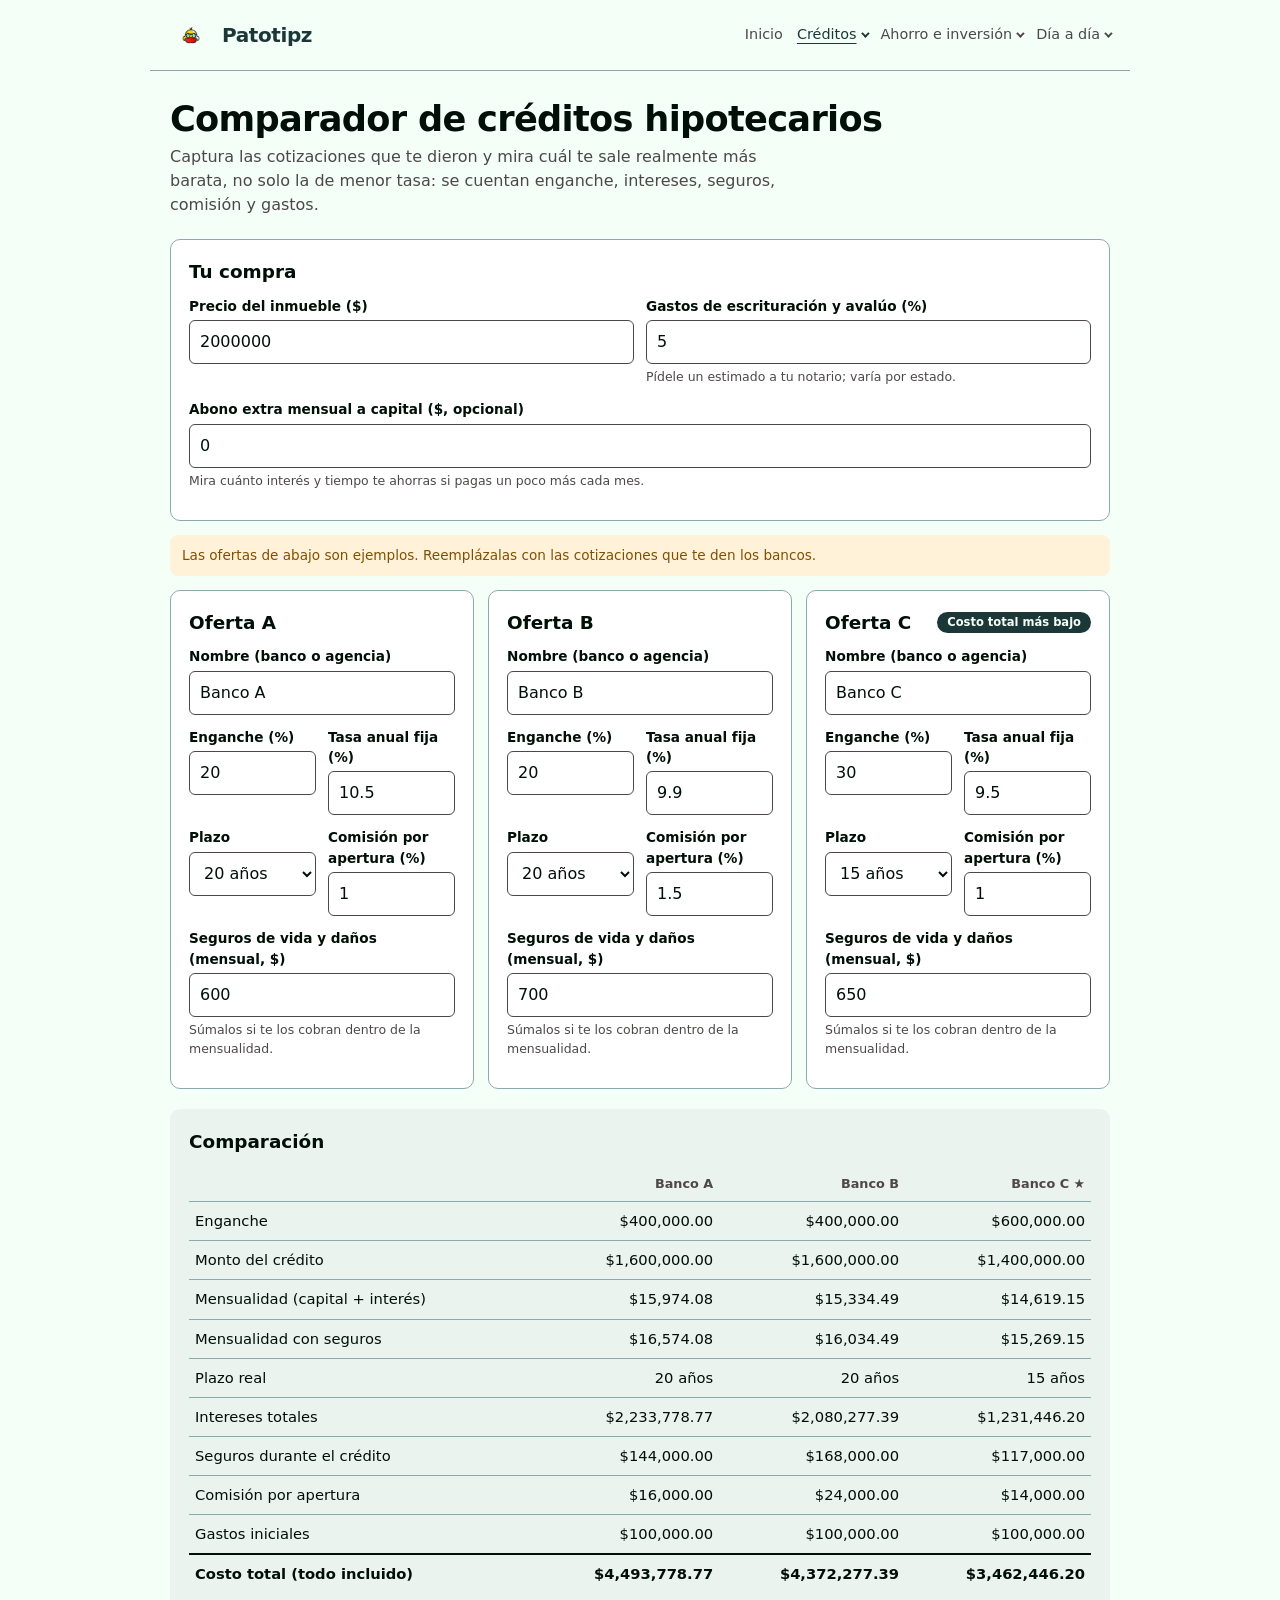
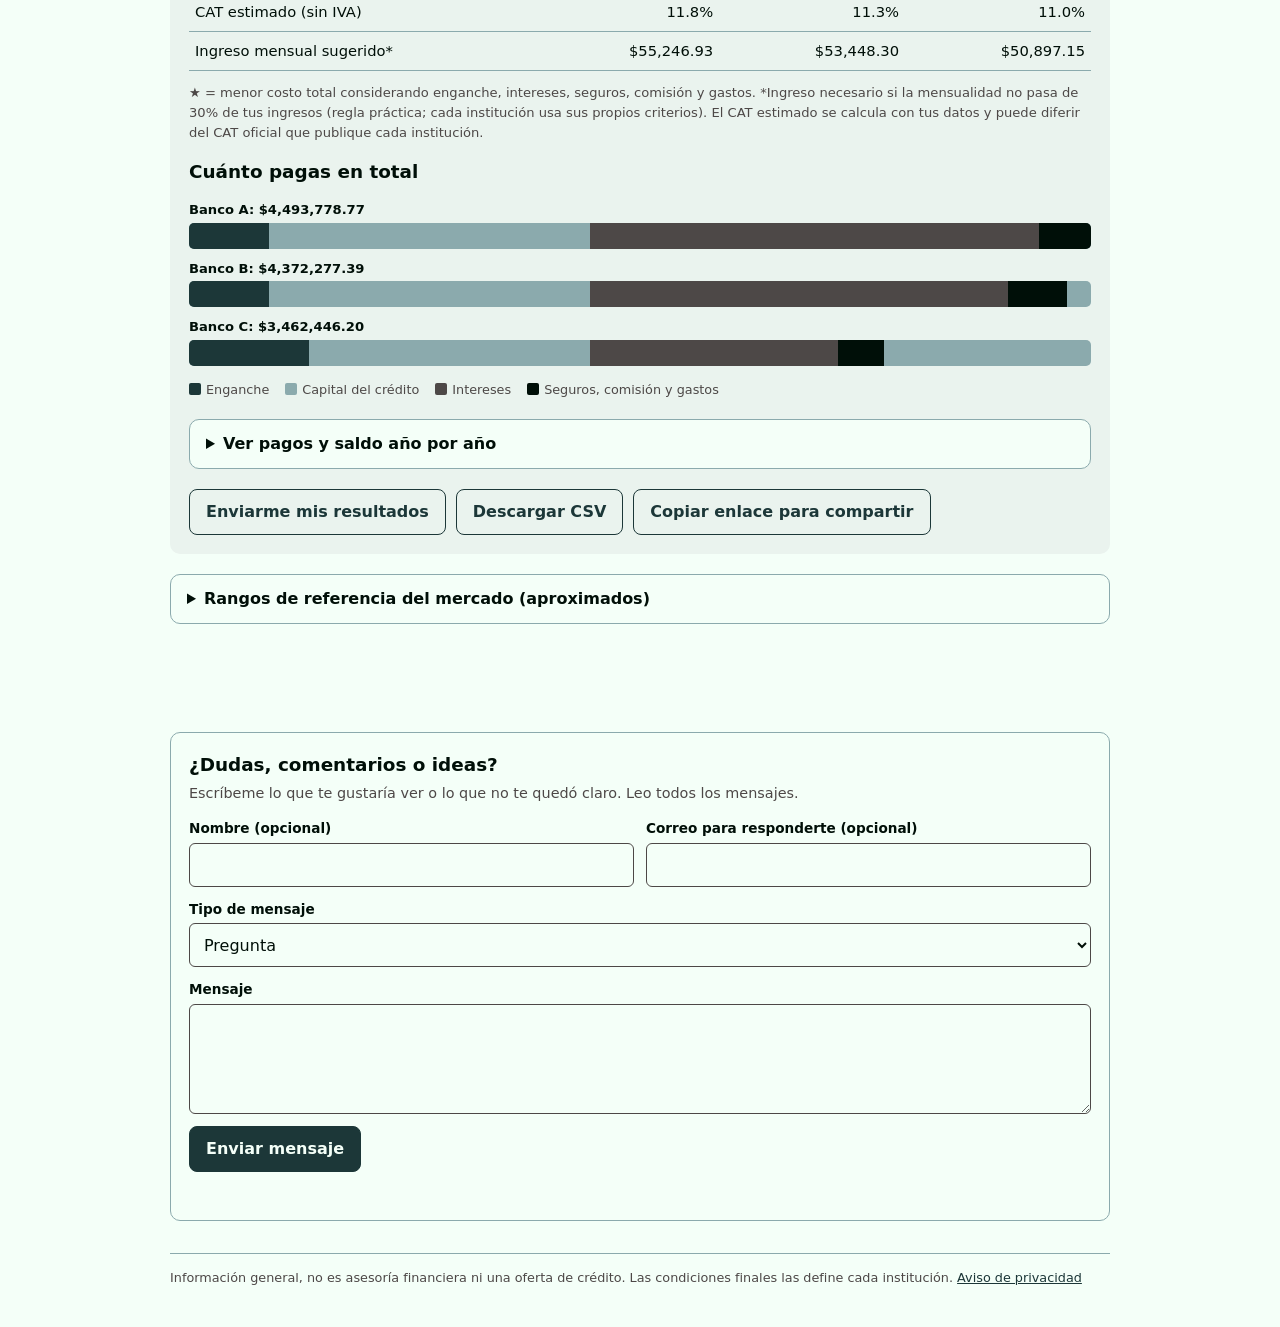
<file: hipoteca.html>
<!DOCTYPE html>
<html lang="es">
<head>
<meta charset="utf-8">
<meta name="viewport" content="width=device-width, initial-scale=1">
<title>Comparador de créditos hipotecarios | Patotipz</title>
<meta name="description" content="Compara hasta tres ofertas de crédito hipotecario en México: mensualidad, intereses, CAT estimado y costo total real.">
<link rel="icon" type="image/png" href="assets/duck.png">
<link rel="stylesheet" href="assets/site.css">
<link rel="stylesheet" href="assets/widgets.css">
<link rel="stylesheet" href="assets/nav.css">
</head>
<body>
<header class="site-h">
  <a class="brand" href="index.html">
    <img src="assets/duck.png" alt="PatoTipz Logo" class="brand-logo">
    <span>Pato<span>tipz</span></span>
  </a>
  <nav aria-label="Principal">
    <a href="index.html">Inicio</a><div class="grp cur"><button type="button" aria-expanded="false" aria-haspopup="true">Créditos</button><div class="sub"><a href="hipoteca.html" aria-current="page">Hipoteca</a><a href="infonavit.html">Infonavit</a><a href="auto.html">Crédito de auto</a></div></div><div class="grp"><button type="button" aria-expanded="false" aria-haspopup="true">Ahorro e inversión</button><div class="sub"><a href="cetes.html">CETES</a><a href="inversion.html">Simulador de inversión</a><a href="retiro.html">Retiro y PPR</a><a href="afores.html">Comparativo de Afores</a></div></div><div class="grp"><button type="button" aria-expanded="false" aria-haspopup="true">Día a día</button><div class="sub"><a href="tarjetas.html">Tarjetas de crédito</a><a href="sueldo.html">Sueldo y finiquito</a></div></div>
  </nav>
</header>
<main>
  <h1>Comparador de créditos hipotecarios</h1>
  <p class="lead">Captura las cotizaciones que te dieron y mira cuál te sale realmente más barata, no solo la de menor tasa: se cuentan enganche, intereses, seguros, comisión y gastos.</p>
  <div id="app"></div>

  <details class="ref">
    <summary>Rangos de referencia del mercado (aproximados)</summary>
    <div class="tbl-wrap"><table class="t" style="margin-top:10px">
      <thead><tr><th scope="col">Concepto</th><th scope="col" class="n">Rango aproximado</th></tr></thead>
      <tbody>
        <tr><th scope="row" style="font-weight:400">Tasa fija anual</th><td class="n">9% a 11.5%</td></tr>
        <tr><th scope="row" style="font-weight:400">CAT promedio (sin IVA)</th><td class="n">11.7% a 13.9%</td></tr>
        <tr><th scope="row" style="font-weight:400">Enganche mínimo</th><td class="n">desde 10%</td></tr>
        <tr><th scope="row" style="font-weight:400">Plazos</th><td class="n">5 a 20 años</td></tr>
        <tr><th scope="row" style="font-weight:400">Comisión por apertura</th><td class="n">0% a 1.5%</td></tr>
      </tbody></table></div>
    <p class="note">Compilado en noviembre de 2026 de sitios comparadores (CotizadorHipotecario.mx y Tanda Casa). Son referencias de mercado, no ofertas: las tasas cambian cada mes y dependen de tu perfil, tu enganche y tu historial en Buró de Crédito. Algunas tasas "desde" exigen enganches altos (hasta 30%). Pide cotización directa a cada banco y compara también en <a href="https://www.condusef.gob.mx" rel="noopener">CONDUSEF</a>.</p>
  </details>
</main>
<div id="comments"></div>
<footer class="site-f"><p>Información general, no es asesoría financiera ni una oferta de crédito. Las condiciones finales las define cada institución. <a href="privacidad.html">Aviso de privacidad</a></p></footer>
<script src="assets/config.js"></script>
<script src="assets/site.js"></script>
<script src="assets/credito.js"></script>
<script src="assets/comparador.js"></script>
<script>
PTZComp.init({
  rootId: 'app', prefix: 'h', sharedTitle: 'Tu compra', precioLabel: 'Precio del inmueble ($)', precioDef: 2000000,
  gastosLabel: 'Gastos de escrituración y avalúo (%)', gastosDef: 5, gastosHint: 'Pídele un estimado a tu notario; varía por estado.',
  plazoUnit: 'años', plazos: [5, 10, 15, 20, 25, 30], seguroLabel: 'Seguros de vida y daños (mensual, $)', seguroHint: 'Súmalos si te los cobran dentro de la mensualidad.', seguroAnual: false,
  emailTitle: 'Comparación de créditos hipotecarios', csvName: 'comparacion-hipotecas.csv',
  offers: [
    { nombre: 'Banco A', eng: 20, tasa: 10.5, plazo: 20, com: 1, seg: 600 },
    { nombre: 'Banco B', eng: 20, tasa: 9.9, plazo: 20, com: 1.5, seg: 700 },
    { nombre: 'Banco C', eng: 30, tasa: 9.5, plazo: 15, com: 1, seg: 650 }
  ]
});
PTZ.mountComments(document.getElementById('comments'), 'Hipoteca');
</script>
<script src="assets/nav.js"></script>
</body>
</html>
</file>
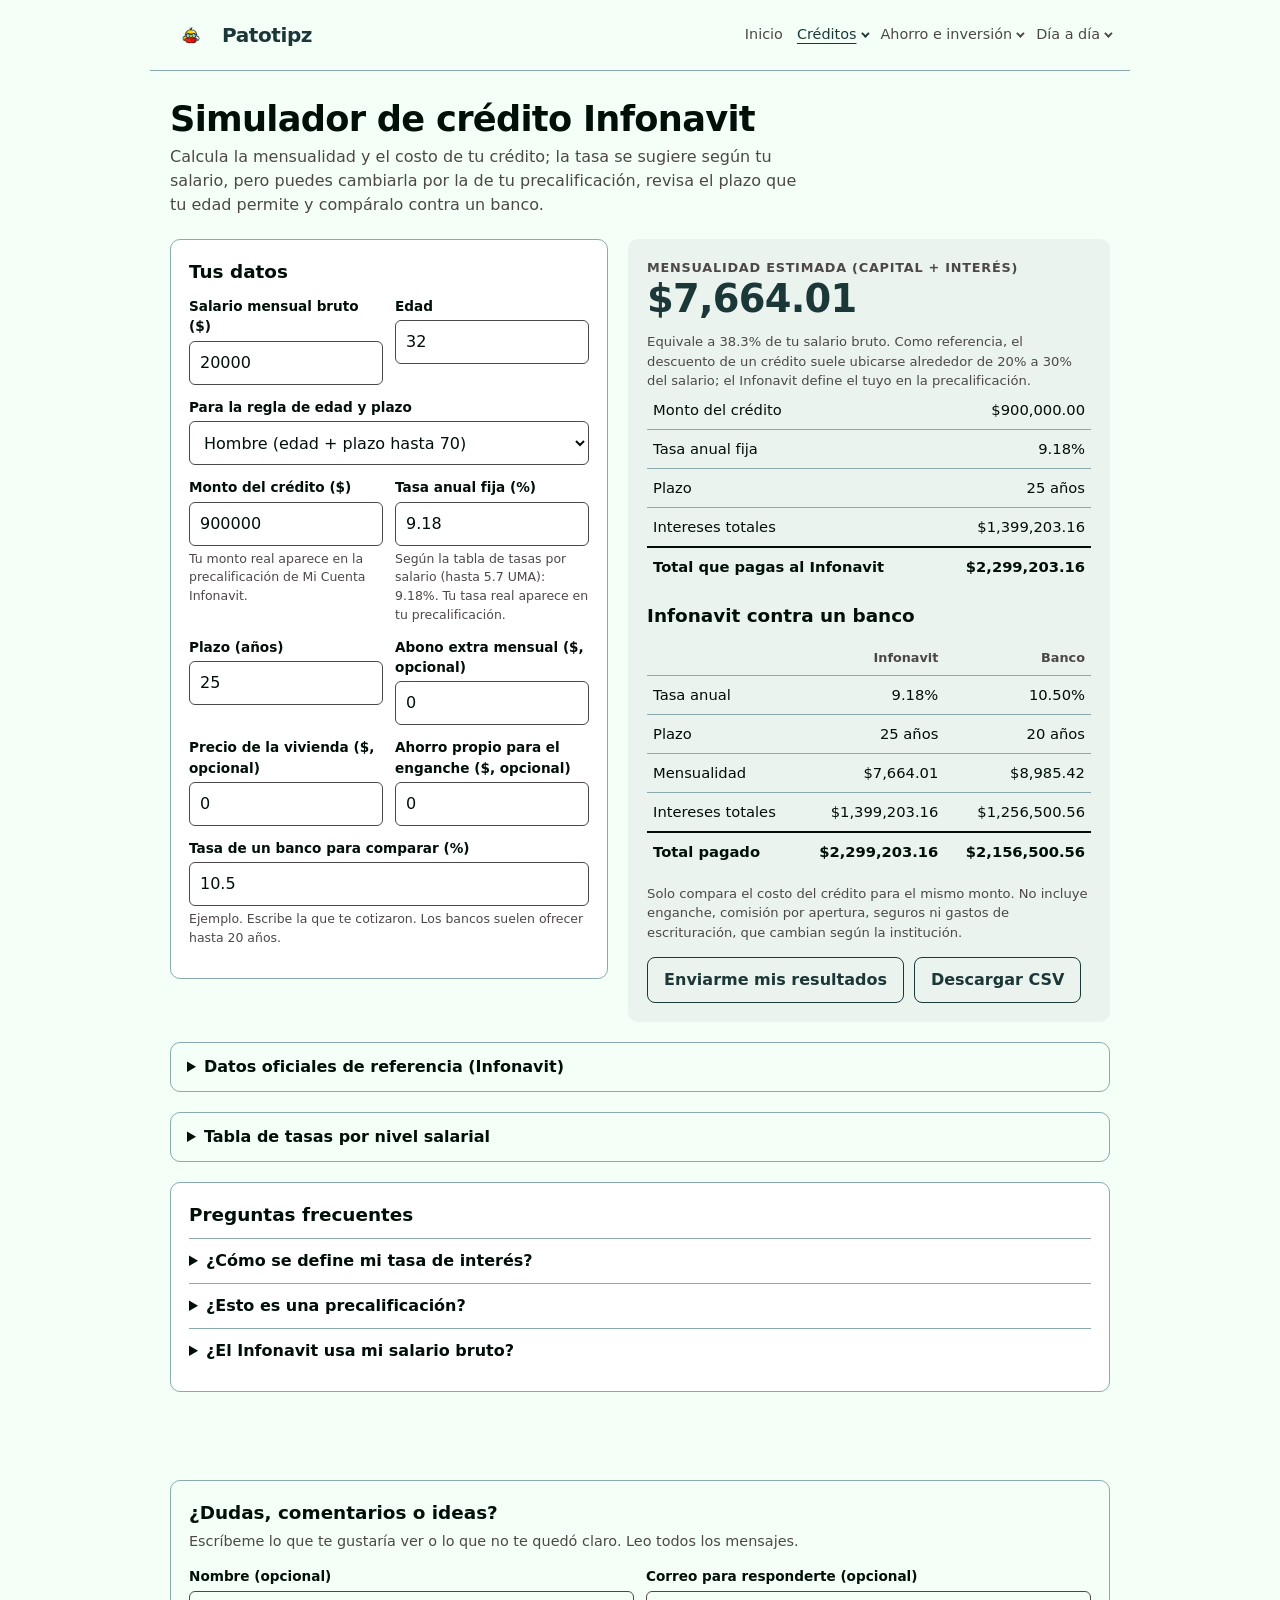
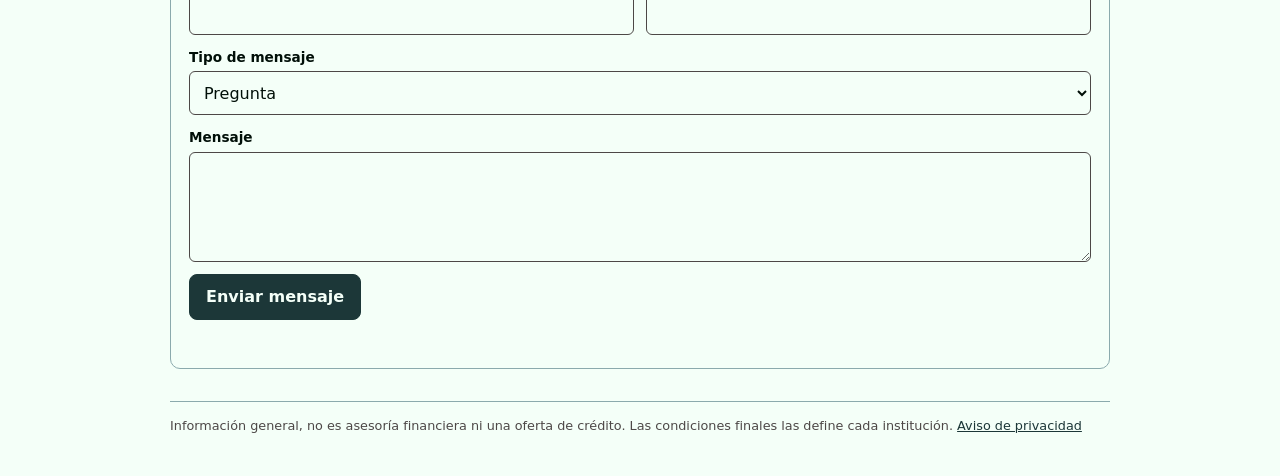
<file: infonavit.html>
<!DOCTYPE html>
<html lang="es">
<head>
<meta charset="utf-8">
<meta name="viewport" content="width=device-width, initial-scale=1">
<title>Simulador de crédito Infonavit | Patotipz</title>
<meta name="description" content="Simula tu crédito Infonavit: mensualidad, intereses totales, plazo permitido por tu edad y comparación contra un crédito bancario.">
<link rel="icon" type="image/png" href="assets/duck.png">
<link rel="stylesheet" href="assets/site.css">
<link rel="stylesheet" href="assets/widgets.css">
<link rel="stylesheet" href="assets/nav.css">
</head>
<body>
<header class="site-h">
  <a class="brand" href="index.html">
    <img src="assets/duck.png" alt="PatoTipz Logo" class="brand-logo">
    <span>Pato<span>tipz</span></span>
  </a>
  <nav aria-label="Principal">
    <a href="index.html">Inicio</a><div class="grp cur"><button type="button" aria-expanded="false" aria-haspopup="true">Créditos</button><div class="sub"><a href="hipoteca.html">Hipoteca</a><a href="infonavit.html" aria-current="page">Infonavit</a><a href="auto.html">Crédito de auto</a></div></div><div class="grp"><button type="button" aria-expanded="false" aria-haspopup="true">Ahorro e inversión</button><div class="sub"><a href="cetes.html">CETES</a><a href="inversion.html">Simulador de inversión</a><a href="retiro.html">Retiro y PPR</a><a href="afores.html">Comparativo de Afores</a></div></div><div class="grp"><button type="button" aria-expanded="false" aria-haspopup="true">Día a día</button><div class="sub"><a href="tarjetas.html">Tarjetas de crédito</a><a href="sueldo.html">Sueldo y finiquito</a></div></div>
  </nav>
</header>
<main>
  <h1>Simulador de crédito Infonavit</h1>
  <p class="lead">Calcula la mensualidad y el costo de tu crédito; la tasa se sugiere según tu salario, pero puedes cambiarla por la de tu precalificación, revisa el plazo que tu edad permite y compáralo contra un banco.</p>
  <div class="grid2">
    <form class="card" id="f-inf" novalidate>
      <h2>Tus datos</h2>
      <div class="row2">
        <div class="field"><label for="i-sal">Salario mensual bruto ($)</label><input id="i-sal" type="number" inputmode="decimal" min="0" step="any" value="20000"></div>
        <div class="field"><label for="i-edad">Edad</label><input id="i-edad" type="number" inputmode="numeric" min="18" max="70" value="32"></div>
      </div>
      <div class="field"><label for="i-sexo">Para la regla de edad y plazo</label><select id="i-sexo"><option value="h">Hombre (edad + plazo hasta 70)</option><option value="m">Mujer (edad + plazo hasta 75)</option></select></div>
      <div class="row2">
        <div class="field"><label for="i-monto">Monto del crédito ($)</label><input id="i-monto" type="number" inputmode="decimal" min="0" step="any" value="900000"><small>Tu monto real aparece en la precalificación de Mi Cuenta Infonavit.</small></div>
        <div class="field"><label for="i-tasa">Tasa anual fija (%)</label><input id="i-tasa" type="number" inputmode="decimal" min="0" max="30" step="any" value="7"><small id="i-tasa-h">Entre 3.69% y 10.45% según tu nivel salarial.</small></div>
      </div>
      <div class="row2">
        <div class="field"><label for="i-plazo">Plazo (años)</label><input id="i-plazo" type="number" inputmode="numeric" min="1" max="30" value="25"></div>
        <div class="field"><label for="i-extra">Abono extra mensual ($, opcional)</label><input id="i-extra" type="number" inputmode="decimal" min="0" step="any" value="0"></div>
      </div>
      <div class="row2">
        <div class="field"><label for="i-precio">Precio de la vivienda ($, opcional)</label><input id="i-precio" type="number" inputmode="decimal" min="0" step="any" value="0"></div>
        <div class="field"><label for="i-ahorro">Ahorro propio para el enganche ($, opcional)</label><input id="i-ahorro" type="number" inputmode="decimal" min="0" step="any" value="0"></div>
      </div>
      <div class="field"><label for="i-banco">Tasa de un banco para comparar (%)</label><input id="i-banco" type="number" inputmode="decimal" min="0" max="40" step="any" value="10.5"><small>Ejemplo. Escribe la que te cotizaron. Los bancos suelen ofrecer hasta 20 años.</small></div>
    </form>
    <div class="card soft" aria-live="polite" id="o-inf"></div>
  </div>

  <details class="ref">
    <summary>Datos oficiales de referencia (Infonavit)</summary>
    <div class="tbl-wrap"><table class="t" style="margin-top:10px">
      <thead><tr><th scope="col">Concepto</th><th scope="col" class="n">Dato</th></tr></thead>
      <tbody>
        <tr><th scope="row" style="font-weight:400">Monto máximo, crédito tradicional</th><td class="n">$2,935,002.35</td></tr>
        <tr><th scope="row" style="font-weight:400">Plazo</th><td class="n">1 a 30 años</td></tr>
        <tr><th scope="row" style="font-weight:400">Tasa de interés</th><td class="n">fija, 3.69% a 10.45% según nivel salarial</td></tr>
        <tr><th scope="row" style="font-weight:400">Regla de edad y plazo</th><td class="n">edad + plazo no mayor a 70 (hombres) o 75 (mujeres)</td></tr>
      </tbody></table></div>
    <p class="note">Tomado de la página de créditos para comprar vivienda del Infonavit (consultada en noviembre de 2026; los montos suelen actualizarse cada año). La tasa que te toca depende de tu salario y está en la tabla de tasas diferenciada y en tu precalificación en Mi Cuenta Infonavit. Este simulador usa pagos fijos de capital e interés. Tu descuento real puede incluir otros conceptos, como seguros, y el monto que te prestan depende de tu salario, tu ahorro en la Subcuenta de Vivienda, tu edad y tu capacidad de pago. Confirma todo en <a href="https://portalmx.infonavit.org.mx" rel="noopener">el portal del Infonavit</a>.</p>
  </details>
  <details class="ref">
    <summary>Tabla de tasas por nivel salarial</summary>
    <div class="tbl-wrap"><table class="t" style="margin-top:10px"><thead><tr><th scope="col" class="n">Salario en UMA</th><th scope="col" class="n">Salario mensual</th><th scope="col" class="n">Tasa anual</th></tr></thead><tbody><tr><td class="n">hasta 2.6</td><td class="n">$9,272.18</td><td class="n">3.69%</td></tr><tr><td class="n">hasta 2.7</td><td class="n">$9,628.80</td><td class="n">3.88%</td></tr><tr><td class="n">hasta 2.8</td><td class="n">$9,985.43</td><td class="n">4.07%</td></tr><tr><td class="n">hasta 2.9</td><td class="n">$10,342.05</td><td class="n">4.26%</td></tr><tr><td class="n">hasta 3</td><td class="n">$10,698.67</td><td class="n">4.45%</td></tr><tr><td class="n">hasta 3.1</td><td class="n">$11,055.29</td><td class="n">4.64%</td></tr><tr><td class="n">hasta 3.2</td><td class="n">$11,411.92</td><td class="n">4.83%</td></tr><tr><td class="n">hasta 3.3</td><td class="n">$11,768.54</td><td class="n">5.02%</td></tr><tr><td class="n">hasta 3.4</td><td class="n">$12,125.16</td><td class="n">5.21%</td></tr><tr><td class="n">hasta 3.5</td><td class="n">$12,481.78</td><td class="n">5.40%</td></tr><tr><td class="n">hasta 3.6</td><td class="n">$12,838.41</td><td class="n">5.59%</td></tr><tr><td class="n">hasta 3.7</td><td class="n">$13,195.03</td><td class="n">5.78%</td></tr><tr><td class="n">hasta 3.8</td><td class="n">$13,551.65</td><td class="n">5.96%</td></tr><tr><td class="n">hasta 3.9</td><td class="n">$13,908.27</td><td class="n">6.15%</td></tr><tr><td class="n">hasta 4</td><td class="n">$14,264.90</td><td class="n">6.34%</td></tr><tr><td class="n">hasta 4.1</td><td class="n">$14,621.52</td><td class="n">6.53%</td></tr><tr><td class="n">hasta 4.2</td><td class="n">$14,978.14</td><td class="n">6.72%</td></tr><tr><td class="n">hasta 4.3</td><td class="n">$15,334.76</td><td class="n">6.91%</td></tr><tr><td class="n">hasta 4.4</td><td class="n">$15,691.39</td><td class="n">7.10%</td></tr><tr><td class="n">hasta 4.5</td><td class="n">$16,048.01</td><td class="n">7.29%</td></tr><tr><td class="n">hasta 4.6</td><td class="n">$16,404.63</td><td class="n">7.48%</td></tr><tr><td class="n">hasta 4.7</td><td class="n">$16,761.25</td><td class="n">7.67%</td></tr><tr><td class="n">hasta 4.8</td><td class="n">$17,117.88</td><td class="n">7.86%</td></tr><tr><td class="n">hasta 4.9</td><td class="n">$17,474.50</td><td class="n">8.05%</td></tr><tr><td class="n">hasta 5</td><td class="n">$17,831.12</td><td class="n">8.19%</td></tr><tr><td class="n">hasta 5.1</td><td class="n">$18,187.74</td><td class="n">8.33%</td></tr><tr><td class="n">hasta 5.2</td><td class="n">$18,544.36</td><td class="n">8.47%</td></tr><tr><td class="n">hasta 5.3</td><td class="n">$18,900.99</td><td class="n">8.61%</td></tr><tr><td class="n">hasta 5.4</td><td class="n">$19,257.61</td><td class="n">8.76%</td></tr><tr><td class="n">hasta 5.5</td><td class="n">$19,614.23</td><td class="n">8.90%</td></tr><tr><td class="n">hasta 5.6</td><td class="n">$19,970.85</td><td class="n">9.04%</td></tr><tr><td class="n">hasta 5.7</td><td class="n">$20,327.48</td><td class="n">9.18%</td></tr><tr><td class="n">hasta 5.8</td><td class="n">$20,684.10</td><td class="n">9.32%</td></tr><tr><td class="n">hasta 5.9</td><td class="n">$21,040.72</td><td class="n">9.46%</td></tr><tr><td class="n">hasta 6</td><td class="n">$21,397.34</td><td class="n">9.60%</td></tr><tr><td class="n">hasta 6.1</td><td class="n">$21,753.97</td><td class="n">9.74%</td></tr><tr><td class="n">hasta 6.2</td><td class="n">$22,110.59</td><td class="n">9.89%</td></tr><tr><td class="n">hasta 6.3</td><td class="n">$22,467.21</td><td class="n">10.03%</td></tr><tr><td class="n">hasta 6.4</td><td class="n">$22,823.83</td><td class="n">10.17%</td></tr><tr><td class="n">hasta 6.5</td><td class="n">$23,180.46</td><td class="n">10.31%</td></tr><tr><td class="n">6.6 UMA en adelante</td><td class="n">$23,537.08</td><td class="n">10.45%</td></tr></tbody></table></div>
    <p class="note">Salario mensual calculado con la UMA mensual de 2026 ($3,566.22). Los extremos (3.69% y 10.45%) coinciden con el rango oficial de 2026. El Infonavit usa tu salario base de cotización: confirma tu tasa en Mi Cuenta Infonavit.</p>
  </details>
<section class="card" id="faq" style="margin-top:18px"><h2>Preguntas frecuentes</h2><details style="border-top:1px solid var(--line);padding:10px 0"><summary style="cursor:pointer;font-weight:600">¿Cómo se define mi tasa de interés?</summary><p style="margin:8px 0 0">Depende de tu nivel salarial: va de 3.69% a 10.45% según la tabla. El simulador te sugiere la tasa por tu salario y puedes cambiarla por la de tu precalificación.</p></details><details style="border-top:1px solid var(--line);padding:10px 0"><summary style="cursor:pointer;font-weight:600">¿Esto es una precalificación?</summary><p style="margin:8px 0 0">No. Es una estimación informativa. Tu monto y tasa reales aparecen en Mi Cuenta Infonavit.</p></details><details style="border-top:1px solid var(--line);padding:10px 0"><summary style="cursor:pointer;font-weight:600">¿El Infonavit usa mi salario bruto?</summary><p style="margin:8px 0 0">Usa tu salario base de cotización. Si tu salario cambia seguido, usa un promedio y confirma en Mi Cuenta Infonavit.</p></details><script type="application/ld+json">{"@context": "https://schema.org", "@type": "FAQPage", "mainEntity": [{"@type": "Question", "name": "¿Cómo se define mi tasa de interés?", "acceptedAnswer": {"@type": "Answer", "text": "Depende de tu nivel salarial: va de 3.69% a 10.45% según la tabla. El simulador te sugiere la tasa por tu salario y puedes cambiarla por la de tu precalificación."}}, {"@type": "Question", "name": "¿Esto es una precalificación?", "acceptedAnswer": {"@type": "Answer", "text": "No. Es una estimación informativa. Tu monto y tasa reales aparecen en Mi Cuenta Infonavit."}}, {"@type": "Question", "name": "¿El Infonavit usa mi salario bruto?", "acceptedAnswer": {"@type": "Answer", "text": "Usa tu salario base de cotización. Si tu salario cambia seguido, usa un promedio y confirma en Mi Cuenta Infonavit."}}]}</script></section>
</main>
<div id="comments"></div>
<footer class="site-f"><p>Información general, no es asesoría financiera ni una oferta de crédito. Las condiciones finales las define cada institución. <a href="privacidad.html">Aviso de privacidad</a></p></footer>
<script src="assets/config.js"></script>
<script src="assets/site.js"></script>
<script src="assets/credito.js"></script>
<script src="assets/infonavit.js"></script>
<script>
(function () {
  var M = PTZ.money, E = PTZ.el, MAX = 2935002.35;
  function num(id) { var v = parseFloat(document.getElementById(id).value); return isFinite(v) && v > 0 ? v : 0; }
  function tbl(rows, head) {
    var b = E('tbody');
    rows.forEach(function (r) { var tr = E('tr', { class: r.cls || '' }, [E('th', { scope: 'row', text: r.k, style: 'font-weight:' + (r.cls === 'tot' ? '800' : '400') })]); r.v.forEach(function (x) { tr.appendChild(E('td', { class: 'n', text: x })); }); b.appendChild(tr); });
    var t = E('table', { class: 't' }, [b]);
    if (head) { var h = E('tr', {}, [E('th', { scope: 'col', text: '' })]); head.forEach(function (x) { h.appendChild(E('th', { scope: 'col', class: 'n', text: x })); }); t.insertBefore(E('thead', {}, [h]), b); }
    return E('div', { class: 'tbl-wrap' }, [t]);
  }
  var host = document.getElementById('o-inf'), last = null, manual = false;
  function autoTasa() {
    var sal = num('i-sal'), r = InfonavitTasas.tasaPara(sal), h = document.getElementById('i-tasa-h');
    if (!r) return;
    var lbl = sal > InfonavitTasas.TASAS[InfonavitTasas.TASAS.length - 1][1] ? 'más de 6.6 UMA' : 'hasta ' + r[0] + ' UMA';
    h.textContent = 'Según la tabla de tasas por salario (' + lbl + '): ' + r[2].toFixed(2) + '%. Tu tasa real aparece en tu precalificación.';
    if (!manual) document.getElementById('i-tasa').value = r[2];
  }
  function render() {
    host.textContent = '';
    var sal = num('i-sal'), edad = num('i-edad'), monto = num('i-monto'), tasa = parseFloat(document.getElementById('i-tasa').value) || 0;
    var plazo = Math.round(num('i-plazo')), extra = num('i-extra'), precio = num('i-precio'), ahorro = num('i-ahorro'), tb = parseFloat(document.getElementById('i-banco').value) || 0;
    var limite = document.getElementById('i-sexo').value === 'm' ? 75 : 70;
    if (!monto || !plazo || !edad) { host.appendChild(E('p', { text: 'Completa monto, plazo y edad para ver el cálculo.' })); last = null; return; }
    var notes = [], maxPlazo = Math.max(0, Math.min(30, limite - edad));
    if (plazo > 30) notes.push('El plazo máximo del Infonavit es de 30 años.');
    if (plazo > maxPlazo) notes.push('Con tu edad, el plazo máximo permitido sería de ' + maxPlazo + ' años (edad + plazo no puede pasar de ' + limite + ').');
    if (monto > MAX) notes.push('El monto máximo del crédito tradicional es de ' + M(MAX) + '.');
    if (tasa < 3.69 || tasa > 10.45) notes.push('El Infonavit maneja tasas entre 3.69% y 10.45%. Revisa la tasa de tu precalificación.');
    var inf = Credito.simular(monto, tasa, plazo * 12, 0), infX = Credito.simular(monto, tasa, plazo * 12, extra);
    var pb = Math.min(plazo, 20), banco = Credito.simular(monto, tb, pb * 12, 0);
    var kids = [];
    notes.forEach(function (n) { kids.push(E('p', { class: 'warn', text: n })); });
    kids.push(E('div', { class: 'kpi-l', text: 'Mensualidad estimada (capital + interés)' }), E('div', { class: 'big', text: M(inf.cuota) }));
    if (sal > 0) kids.push(E('p', { class: 'note', text: 'Equivale a ' + PTZ.pct(inf.cuota / sal * 100, 1) + ' de tu salario bruto. Como referencia, el descuento de un crédito suele ubicarse alrededor de 20% a 30% del salario; el Infonavit define el tuyo en la precalificación.' }));
    var rows = [
      { k: 'Monto del crédito', v: [M(monto)] }, { k: 'Tasa anual fija', v: [PTZ.pct(tasa, 2)] }, { k: 'Plazo', v: [plazo + ' años'] },
      { k: 'Intereses totales', v: [M(inf.intereses)] }, { k: 'Total que pagas al Infonavit', v: [M(inf.pagos)], cls: 'tot' }
    ];
    if (extra > 0) { rows.push({ k: 'Con abono extra: plazo real', v: [(infX.meses / 12).toFixed(1).replace('.0', '') + ' años'] }); rows.push({ k: 'Con abono extra: intereses que ahorras', v: [M(inf.intereses - infX.intereses)] }); }
    if (precio > 0) {
      var falta = precio - monto - ahorro;
      rows.push({ k: 'Precio de la vivienda', v: [M(precio)] });
      rows.push({ k: falta > 0 ? 'Te faltaría cubrir' : 'Cubres el precio con margen de', v: [M(Math.abs(falta))] });
    }
    kids.push(tbl(rows));
    kids.push(E('h2', { text: 'Infonavit contra un banco', style: 'margin-top:16px' }));
    var cmp = [
      { k: 'Tasa anual', v: [PTZ.pct(tasa, 2), PTZ.pct(tb, 2)] }, { k: 'Plazo', v: [plazo + ' años', pb + ' años'] },
      { k: 'Mensualidad', v: [M(inf.cuota), M(banco.cuota)] }, { k: 'Intereses totales', v: [M(inf.intereses), M(banco.intereses)] },
      { k: 'Total pagado', v: [M(inf.pagos), M(banco.pagos)], cls: 'tot' }
    ];
    kids.push(tbl(cmp, ['Infonavit', 'Banco']));
    kids.push(E('p', { class: 'note', text: 'Solo compara el costo del crédito para el mismo monto. No incluye enganche, comisión por apertura, seguros ni gastos de escrituración, que cambian según la institución.' }));
    var b = E('button', { class: 'btn ghost', type: 'button', text: 'Enviarme mis resultados' });
    var c = E('button', { class: 'btn ghost', type: 'button', text: 'Descargar CSV' });
    c.addEventListener('click', function () {
      var rd = function (n) { return Math.round(n * 100) / 100; };
      PTZ.downloadCSV('simulacion-infonavit.csv', [['Concepto', 'Infonavit', 'Banco'], ['Monto del crédito', rd(monto), rd(monto)], ['Tasa anual %', tasa, tb], ['Plazo (años)', plazo, pb], ['Mensualidad', rd(inf.cuota), rd(banco.cuota)], ['Intereses totales', rd(inf.intereses), rd(banco.intereses)], ['Total pagado', rd(inf.pagos), rd(banco.pagos)]]);
    });
    kids.push(E('div', { class: 'actions' }, [b, c]));
    kids.forEach(function (k) { host.appendChild(k); });
    PTZ.mountEmail(b, function () { return last; });
    last = { title: 'Simulación de crédito Infonavit', lines: [
      { k: 'Monto del crédito', v: M(monto) }, { k: 'Tasa anual fija', v: PTZ.pct(tasa, 2) }, { k: 'Plazo', v: plazo + ' años' }, { k: 'Mensualidad estimada', v: M(inf.cuota) },
      { k: 'Intereses totales', v: M(inf.intereses) }, { k: 'Total pagado', v: M(inf.pagos) },
      { k: 'Comparación con banco (' + PTZ.pct(tb, 2) + ', ' + pb + ' años)', h: true }, { k: 'Mensualidad', v: M(banco.cuota) }, { k: 'Intereses totales', v: M(banco.intereses) }, { k: 'Total pagado', v: M(banco.pagos) }] };
  }
  var f = document.getElementById('f-inf');
  f.addEventListener('input', function (e) { if (e.target.id === 'i-tasa') manual = true; if (e.target.id === 'i-sal') { manual = false; autoTasa(); } });
  autoTasa();
  f.addEventListener('input', render); f.addEventListener('change', render); f.addEventListener('submit', function (e) { e.preventDefault(); });
  render();
  PTZ.mountComments(document.getElementById('comments'), 'Infonavit');
})();
</script>
<script src="assets/nav.js"></script>
</body>
</html>
</file>
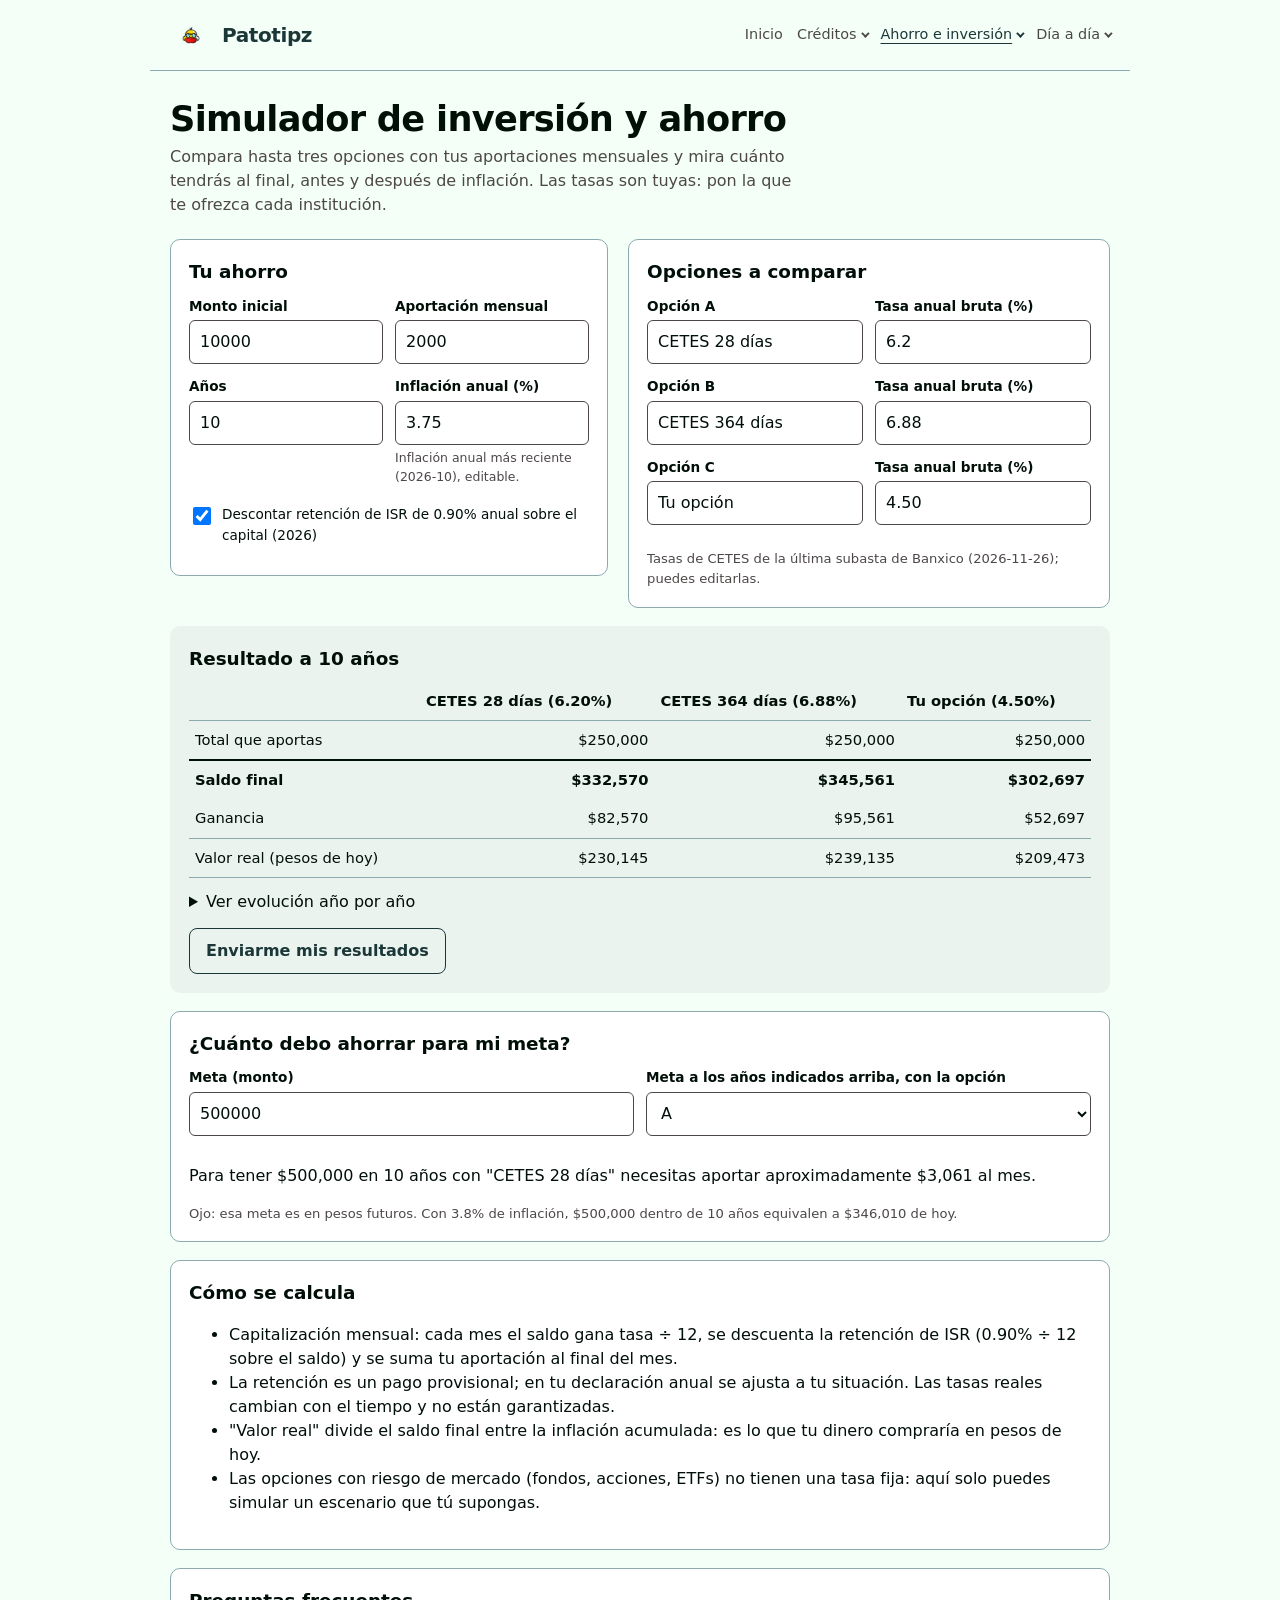
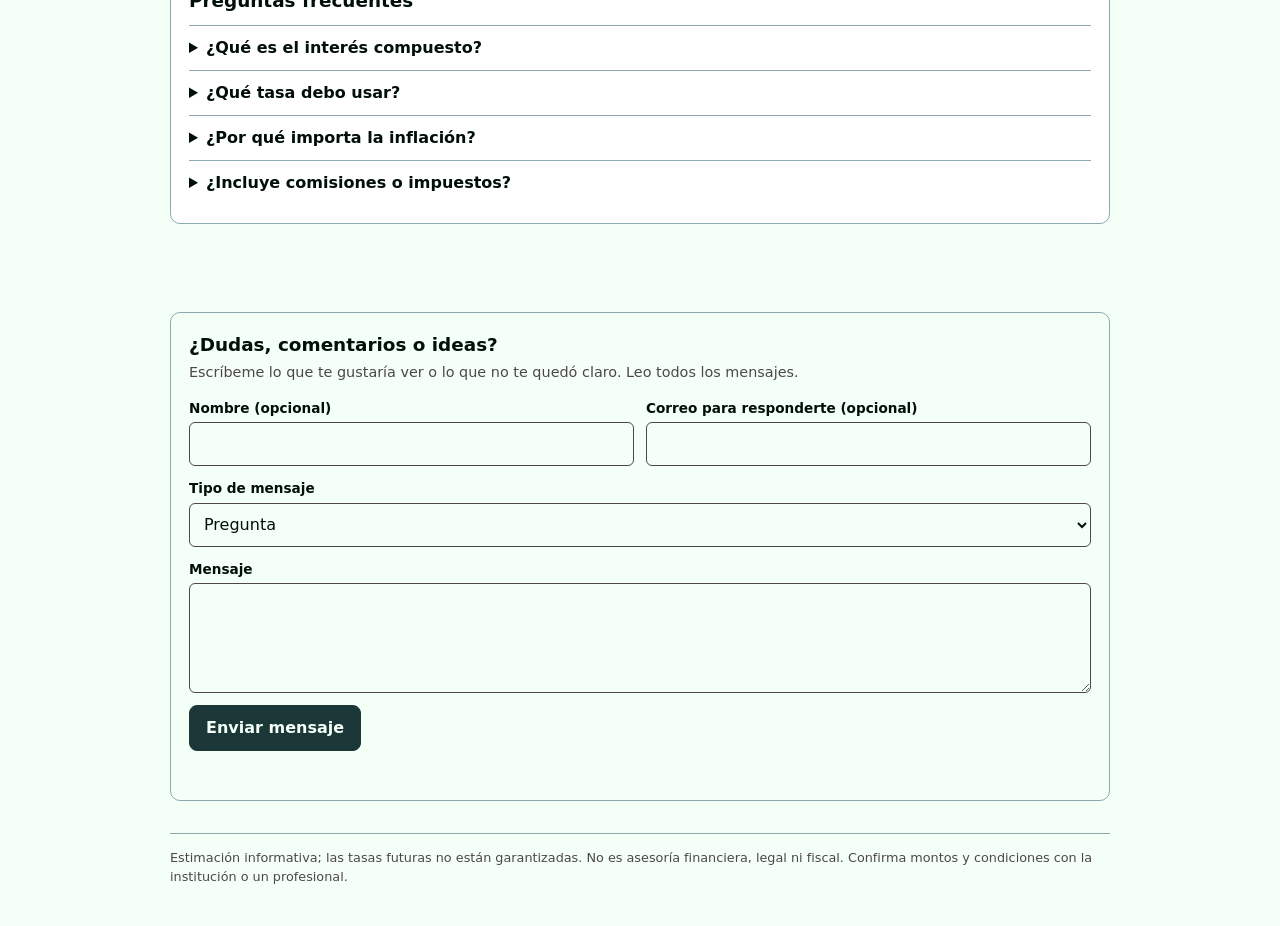
<file: inversion.html>
<!DOCTYPE html>
<html lang="es">
<head>
<meta charset="utf-8">
<meta name="viewport" content="width=device-width, initial-scale=1">
<title>Simulador de inversión y ahorro: cuánto tendrás | Patotipz</title>
<meta name="description" content="Proyecta tu ahorro con aportaciones mensuales, compara hasta 3 opciones de inversión y calcula cuánto necesitas ahorrar para llegar a tu meta, descontando ISR e inflación.">
<link rel="icon" type="image/png" href="assets/duck.png">
<link rel="stylesheet" href="assets/site.css">
<link rel="stylesheet" href="assets/widgets.css">
<link rel="stylesheet" href="assets/nav.css">
</head>
<body>
<header class="site-h">
  <a class="brand" href="index.html">
    <img src="assets/duck.png" alt="PatoTipz Logo" class="brand-logo">
    <span>Pato<span>tipz</span></span>
  </a>
  <nav aria-label="Principal">
    <a href="index.html">Inicio</a><div class="grp"><button type="button" aria-expanded="false" aria-haspopup="true">Créditos</button><div class="sub"><a href="hipoteca.html">Hipoteca</a><a href="infonavit.html">Infonavit</a><a href="auto.html">Crédito de auto</a></div></div><div class="grp cur"><button type="button" aria-expanded="false" aria-haspopup="true">Ahorro e inversión</button><div class="sub"><a href="cetes.html">CETES</a><a href="inversion.html" aria-current="page">Simulador de inversión</a><a href="retiro.html">Retiro y PPR</a><a href="afores.html">Comparativo de Afores</a></div></div><div class="grp"><button type="button" aria-expanded="false" aria-haspopup="true">Día a día</button><div class="sub"><a href="tarjetas.html">Tarjetas de crédito</a><a href="sueldo.html">Sueldo y finiquito</a></div></div>
  </nav>
</header>
<main>
  <h1>Simulador de inversión y ahorro</h1>
  <p class="lead">Compara hasta tres opciones con tus aportaciones mensuales y mira cuánto tendrás al final, antes y después de inflación. Las tasas son tuyas: pon la que te ofrezca cada institución.</p>

  <form id="f" novalidate>
  <section class="grid2">
    <div class="card">
      <h2>Tu ahorro</h2>
      <div class="row2">
        <div class="field"><label for="ini">Monto inicial</label><input id="ini" type="number" inputmode="decimal" min="0" step="100" value="10000"></div>
        <div class="field"><label for="men">Aportación mensual</label><input id="men" type="number" inputmode="decimal" min="0" step="100" value="2000"></div>
      </div>
      <div class="row2">
        <div class="field"><label for="anios">Años</label><input id="anios" type="number" inputmode="decimal" min="1" max="40" step="1" value="10"></div>
        <div class="field"><label for="inf">Inflación anual (%)</label><input id="inf" type="number" inputmode="decimal" min="-5" max="50" step="0.01" value="4"><small id="inf-src">Supuesto promedio a largo plazo; editable.</small></div>
      </div>
      <label class="ptz-chk"><input id="ret" type="checkbox" checked> <span>Descontar retención de ISR de 0.90% anual sobre el capital (2026)</span></label>
    </div>
    <div class="card">
      <h2>Opciones a comparar</h2>
      <div class="row2"><div class="field"><label for="na">Opción A</label><input id="na" type="text" maxlength="30" value="CETES 28 días"></div><div class="field"><label for="ta">Tasa anual bruta (%)</label><input id="ta" type="number" inputmode="decimal" min="0" max="60" step="0.01" value="6.19"></div></div>
      <div class="row2"><div class="field"><label for="nb">Opción B</label><input id="nb" type="text" maxlength="30" value="CETES 364 días"></div><div class="field"><label for="tb">Tasa anual bruta (%)</label><input id="tb" type="number" inputmode="decimal" min="0" max="60" step="0.01" value="6.95"></div></div>
      <div class="row2"><div class="field"><label for="nc">Opción C</label><input id="nc" type="text" maxlength="30" value="Tu opción"></div><div class="field"><label for="tc">Tasa anual bruta (%)</label><input id="tc" type="number" inputmode="decimal" min="0" max="60" step="0.01" value="4.50"></div></div>
      <p class="note" id="rate-src">Las tasas de CETES se cargan de la última subasta de Banxico cuando están disponibles.</p>
    </div>
  </section>
  </form>

  <section class="card soft" style="margin-top:18px" aria-live="polite" id="out"></section>

  <section class="card" style="margin-top:18px">
    <h2>¿Cuánto debo ahorrar para mi meta?</h2>
    <form id="fm" novalidate>
      <div class="row2">
        <div class="field"><label for="meta">Meta (monto)</label><input id="meta" type="number" inputmode="decimal" min="0" step="1000" value="500000"></div>
        <div class="field"><label for="mp">Meta a los años indicados arriba, con la opción</label><select id="mp"><option value="a">A</option><option value="b">B</option><option value="c">C</option></select></div>
      </div>
    </form>
    <div id="meta-out" aria-live="polite"></div>
  </section>

  <section class="card" style="margin-top:18px">
    <h2>Cómo se calcula</h2>
    <ul>
      <li>Capitalización mensual: cada mes el saldo gana tasa ÷ 12, se descuenta la retención de ISR (0.90% ÷ 12 sobre el saldo) y se suma tu aportación al final del mes.</li>
      <li>La retención es un pago provisional; en tu declaración anual se ajusta a tu situación. Las tasas reales cambian con el tiempo y no están garantizadas.</li>
      <li>"Valor real" divide el saldo final entre la inflación acumulada: es lo que tu dinero compraría en pesos de hoy.</li>
      <li>Las opciones con riesgo de mercado (fondos, acciones, ETFs) no tienen una tasa fija: aquí solo puedes simular un escenario que tú supongas.</li>
    </ul>
  </section>
<section class="card" id="faq" style="margin-top:18px"><h2>Preguntas frecuentes</h2><details style="border-top:1px solid var(--line);padding:10px 0"><summary style="cursor:pointer;font-weight:600">¿Qué es el interés compuesto?</summary><p style="margin:8px 0 0">Es ganar intereses sobre tus intereses. Con aportaciones mensuales y años de por medio, el efecto crece: por eso el simulador te deja cambiar los años y la tasa.</p></details><details style="border-top:1px solid var(--line);padding:10px 0"><summary style="cursor:pointer;font-weight:600">¿Qué tasa debo usar?</summary><p style="margin:8px 0 0">La que te ofrezca cada institución, o un escenario que tú supongas. Las tasas futuras no están garantizadas; prueba con una tasa más baja y una más alta.</p></details><details style="border-top:1px solid var(--line);padding:10px 0"><summary style="cursor:pointer;font-weight:600">¿Por qué importa la inflación?</summary><p style="margin:8px 0 0">Porque lo que compra tu dinero baja con el tiempo. El &quot;valor real&quot; te muestra el saldo final en pesos de hoy.</p></details><details style="border-top:1px solid var(--line);padding:10px 0"><summary style="cursor:pointer;font-weight:600">¿Incluye comisiones o impuestos?</summary><p style="margin:8px 0 0">Incluye la retención de ISR de 0.90% anual si la dejas activada. No incluye comisiones de cada producto: agrégalas restándolas a la tasa.</p></details><script type="application/ld+json">{"@context": "https://schema.org", "@type": "FAQPage", "mainEntity": [{"@type": "Question", "name": "¿Qué es el interés compuesto?", "acceptedAnswer": {"@type": "Answer", "text": "Es ganar intereses sobre tus intereses. Con aportaciones mensuales y años de por medio, el efecto crece: por eso el simulador te deja cambiar los años y la tasa."}}, {"@type": "Question", "name": "¿Qué tasa debo usar?", "acceptedAnswer": {"@type": "Answer", "text": "La que te ofrezca cada institución, o un escenario que tú supongas. Las tasas futuras no están garantizadas; prueba con una tasa más baja y una más alta."}}, {"@type": "Question", "name": "¿Por qué importa la inflación?", "acceptedAnswer": {"@type": "Answer", "text": "Porque lo que compra tu dinero baja con el tiempo. El \"valor real\" te muestra el saldo final en pesos de hoy."}}, {"@type": "Question", "name": "¿Incluye comisiones o impuestos?", "acceptedAnswer": {"@type": "Answer", "text": "Incluye la retención de ISR de 0.90% anual si la dejas activada. No incluye comisiones de cada producto: agrégalas restándolas a la tasa."}}]}</script></section>
</main>
<div id="comments"></div>
<footer class="site-f"><p>Estimación informativa; las tasas futuras no están garantizadas. No es asesoría financiera, legal ni fiscal. Confirma montos y condiciones con la institución o un profesional.</p></footer>
<script src="assets/config.js"></script>
<script src="assets/site.js"></script>
<script src="assets/config.js"></script>
<script src="assets/site.js"></script>
<script src="assets/inversion.js"></script>
<script>
(function () {
  var $ = function (id) { return document.getElementById(id); }, M = PTZ.money0, E = PTZ.el;
  function num(id) { var v = parseFloat($(id).value); return isFinite(v) ? v : NaN; }
  function opts() { return [['a', 'na', 'ta'], ['b', 'nb', 'tb'], ['c', 'nc', 'tc']].map(function (x) { return { k: x[0], name: $(x[1]).value.trim() || 'Opción ' + x[0].toUpperCase(), tasa: num(x[2]) }; }); }
  function shared() { return { inicial: num('ini'), mensual: num('men'), anios: num('anios'), inf: num('inf'), ret: $('ret').checked }; }
  function td(t, cls) { return E('td', { class: cls || 'n', text: t }); }
  var last = null;
  function render() {
    var out = $('out'); out.textContent = '';
    var s = shared(), os = opts();
    var bad = !(s.inicial >= 0) || !(s.mensual >= 0) || !(s.anios >= 1 && s.anios <= 40) || os.some(function (o) { return !(o.tasa >= 0); });
    if (bad) { out.appendChild(E('p', { text: 'Revisa los datos: montos y tasas válidos, y de 1 a 40 años.' })); $('meta-out').textContent = ''; last = null; return; }
    var res = os.map(function (o) { return Inversion.proyectar({ inicial: s.inicial, mensual: s.mensual, anios: s.anios, tasa: o.tasa, retencion: s.ret, inflacion: isFinite(s.inf) ? s.inf : null }); });
    last = { s: s, os: os, res: res };
    out.appendChild(E('h2', { text: 'Resultado a ' + s.anios + (s.anios === 1 ? ' año' : ' años') }));
    var head = E('tr', {}, [E('th', { text: '' })].concat(os.map(function (o) { return E('th', { text: o.name + ' (' + PTZ.pct(o.tasa) + ')' }); })));
    var rows = [['Total que aportas', 'aportado'], ['Saldo final', 'final'], ['Ganancia', 'ganancia'], ['Valor real (pesos de hoy)', 'real']];
    var tb = E('tbody');
    rows.forEach(function (r) {
      if (res[0][r[1]] == null) return;
      var tr = E('tr', { class: r[1] === 'final' ? 'tot' : '' }, [E('th', { scope: 'row', text: r[0], style: 'font-weight:' + (r[1] === 'final' ? '800' : '400') })]);
      res.forEach(function (x) { tr.appendChild(td(M(x[r[1]]))); }); tb.appendChild(tr);
    });
    out.appendChild(E('div', { style: 'overflow-x:auto' }, [E('table', { class: 't' }, [E('thead', {}, [head]), tb])]));
    // evolución por año
    var det = E('details', { style: 'margin-top:12px' }, [E('summary', { text: 'Ver evolución año por año' })]);
    var h2 = E('tr', {}, [E('th', { text: 'Año' })].concat(os.map(function (o) { return E('th', { text: o.name }); })));
    var b2 = E('tbody');
    res[0].serie.forEach(function (p, i) {
      var tr = E('tr', {}, [E('th', { scope: 'row', text: (p.mes % 12 === 0 ? p.mes / 12 : (p.mes / 12).toFixed(1)) + '', style: 'font-weight:400' })]);
      res.forEach(function (x) { tr.appendChild(td(M(x.serie[i].saldo))); }); b2.appendChild(tr);
    });
    det.appendChild(E('div', { style: 'overflow-x:auto' }, [E('table', { class: 't' }, [E('thead', {}, [h2]), b2])]));
    out.appendChild(det);
    var b = E('button', { class: 'btn ghost', type: 'button', text: 'Enviarme mis resultados' });
    out.appendChild(E('div', { class: 'actions' }, [b]));
    PTZ.mountEmail(b, function () {
      var l = [{ k: 'Monto inicial', v: M(s.inicial) }, { k: 'Aportación mensual', v: M(s.mensual) }, { k: 'Años', v: String(s.anios) }, { k: 'Inflación supuesta', v: PTZ.pct(s.inf) }];
      os.forEach(function (o, i) { l.push({ k: o.name + ' (' + PTZ.pct(o.tasa) + ')', h: true }); l.push({ k: 'Saldo final', v: M(res[i].final) }); l.push({ k: 'Ganancia', v: M(res[i].ganancia) }); if (res[i].real != null) l.push({ k: 'Valor real', v: M(res[i].real) }); });
      return { title: 'Mi simulación de inversión', lines: l };
    });
    meta();
  }
  function meta() {
    var box = $('meta-out'); box.textContent = ''; if (!last) return;
    var meta = num('meta'), i = ['a', 'b', 'c'].indexOf($('mp').value), o = last.os[i];
    if (!(meta > 0)) return;
    var need = Inversion.aporteParaMeta({ inicial: last.s.inicial, anios: last.s.anios, tasa: o.tasa, meta: meta, retencion: last.s.ret });
    box.appendChild(E('p', { text: need === 0 ? 'Con tu monto inicial ya llegas a ' + M(meta) + ' sin aportar más, a ' + PTZ.pct(o.tasa) + '.' : 'Para tener ' + M(meta) + ' en ' + last.s.anios + ' años con "' + o.name + '" necesitas aportar aproximadamente ' + M(need) + ' al mes.' }));
    if (last.s.inf > 0) box.appendChild(E('p', { class: 'note', text: 'Ojo: esa meta es en pesos futuros. Con ' + PTZ.pct(last.s.inf, 1) + ' de inflación, ' + M(meta) + ' dentro de ' + last.s.anios + ' años equivalen a ' + M(meta / Math.pow(1 + last.s.inf / 100, last.s.anios)) + ' de hoy.' }));
  }
  document.getElementById('f').addEventListener('input', render);
  document.getElementById('f').addEventListener('submit', function (e) { e.preventDefault(); });
  document.getElementById('fm').addEventListener('input', meta);
  document.getElementById('fm').addEventListener('submit', function (e) { e.preventDefault(); });
  render();
  fetch('data/indicators.json', { cache: 'no-store' }).then(function (r) { if (!r.ok) throw 0; return r.json(); }).then(function (j) {
    (j.items || []).forEach(function (it) { if (it.id === 'SP30578' && isFinite(it.value)) { $('inf').value = it.value; $('inf-src').textContent = 'Inflación anual más reciente (' + it.date.slice(0, 7) + '), editable.'; } });
    var by = {}; (j.cetes || []).forEach(function (c) { if (isFinite(c.value) && /cetes/i.test(c.title || '') && new RegExp('\\b' + c.dias + '\\b').test(c.title || '')) by[c.dias] = c; });
    if (by[28]) $('ta').value = by[28].value; if (by[364]) $('tb').value = by[364].value;
    if (by[28] || by[364]) $('rate-src').textContent = 'Tasas de CETES de la última subasta de Banxico (' + (by[28] || by[364]).date + '); puedes editarlas.';
    render();
  }).catch(function () {});
  PTZ.mountComments($('comments'), 'Inversión');
})();
</script>
<script src="assets/nav.js"></script>
</body>
</html>
</file>
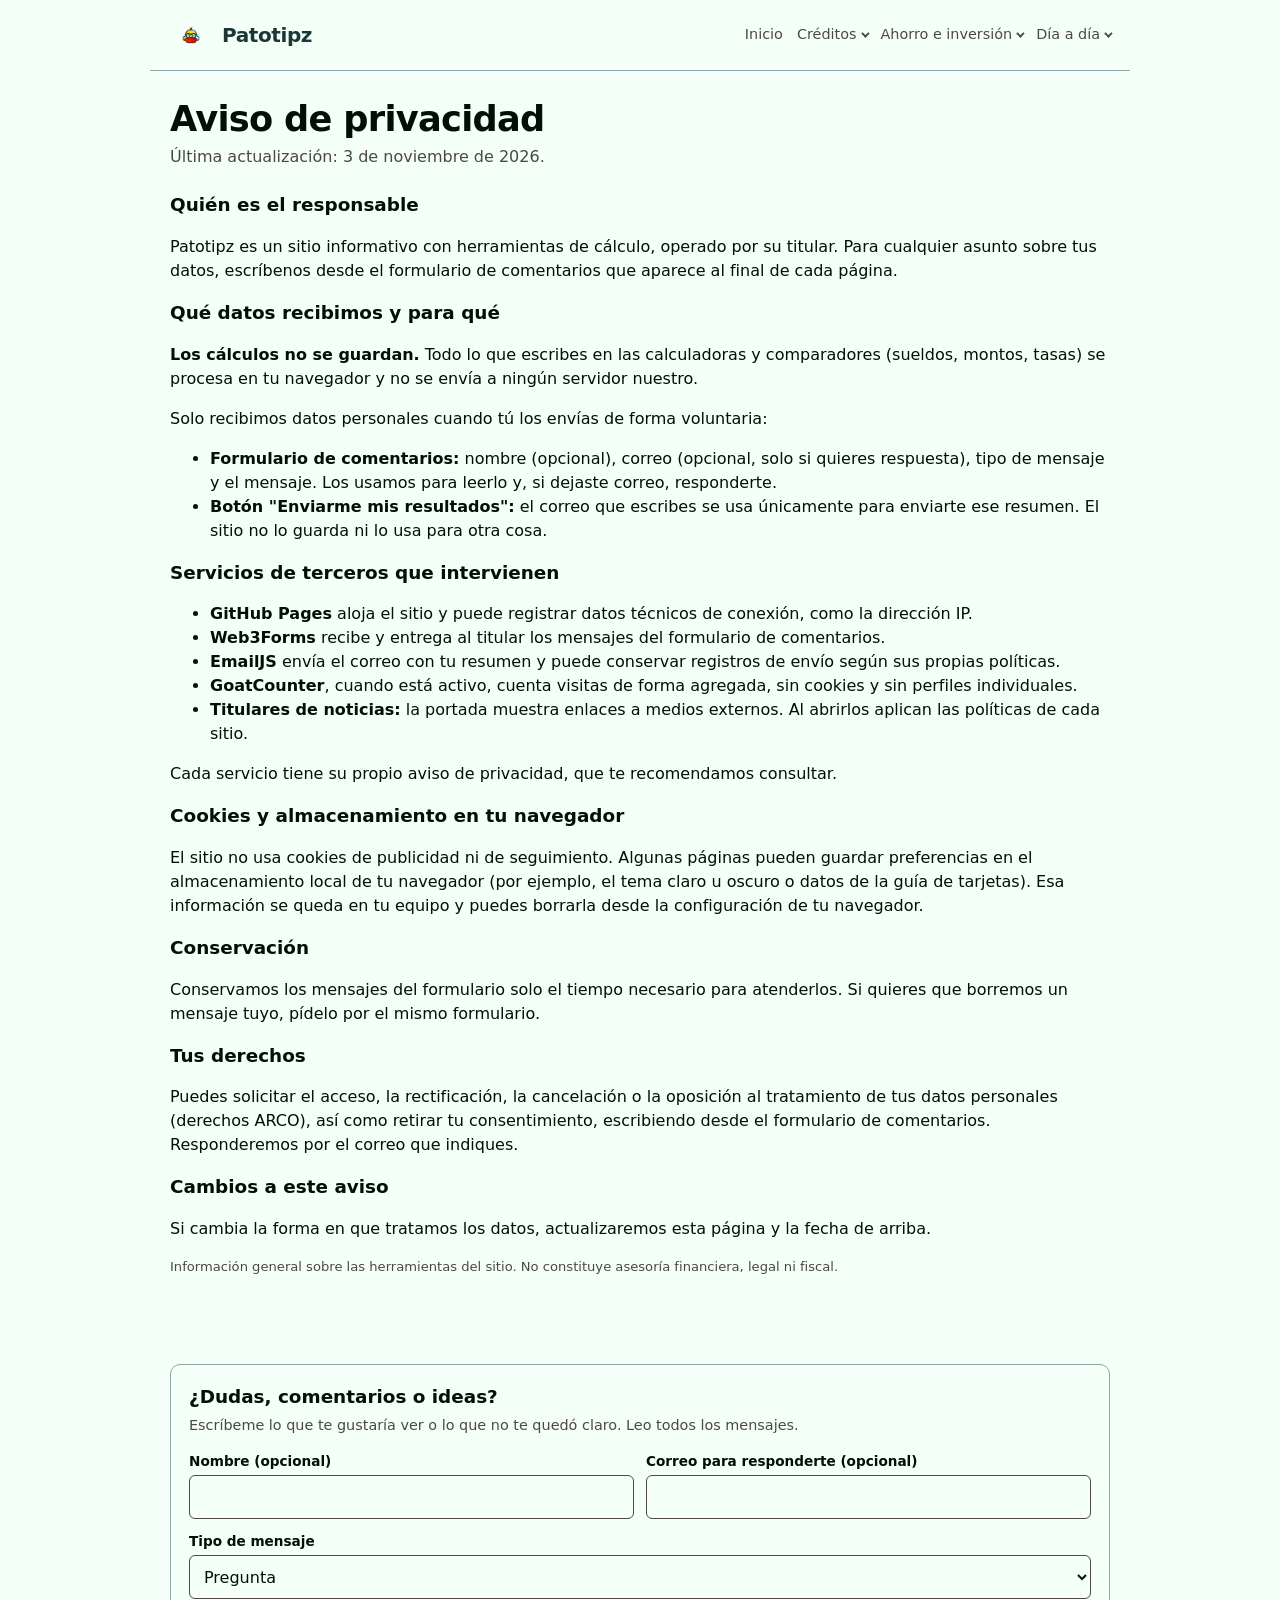
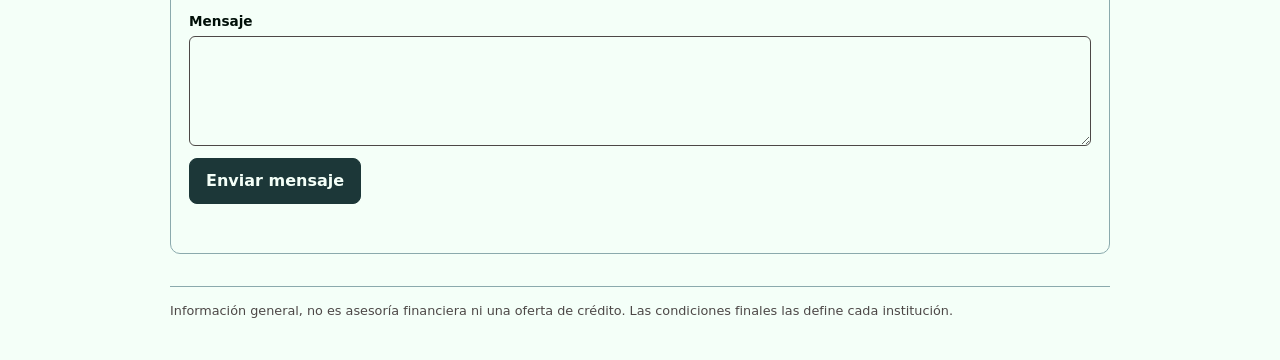
<file: privacidad.html>
<!DOCTYPE html>
<html lang="es">
<head>
<meta charset="utf-8">
<meta name="viewport" content="width=device-width, initial-scale=1">
<title>Aviso de privacidad | Patotipz</title>
<meta name="description" content="Cómo Patotipz trata los datos personales de quien usa el sitio.">
<link rel="icon" type="image/png" href="assets/duck.png">
<link rel="stylesheet" href="assets/site.css">
<link rel="stylesheet" href="assets/widgets.css">
<link rel="stylesheet" href="assets/nav.css">
</head>
<body>
<header class="site-h">
  <a class="brand" href="index.html">
    <img src="assets/duck.png" alt="PatoTipz Logo" class="brand-logo">
    <span>Pato<span>tipz</span></span>
  </a>
  <nav aria-label="Principal">
    <a href="index.html">Inicio</a><div class="grp"><button type="button" aria-expanded="false" aria-haspopup="true">Créditos</button><div class="sub"><a href="hipoteca.html">Hipoteca</a><a href="infonavit.html">Infonavit</a><a href="auto.html">Crédito de auto</a></div></div><div class="grp"><button type="button" aria-expanded="false" aria-haspopup="true">Ahorro e inversión</button><div class="sub"><a href="cetes.html">CETES</a><a href="inversion.html">Simulador de inversión</a><a href="retiro.html">Retiro y PPR</a><a href="afores.html">Comparativo de Afores</a></div></div><div class="grp"><button type="button" aria-expanded="false" aria-haspopup="true">Día a día</button><div class="sub"><a href="tarjetas.html">Tarjetas de crédito</a><a href="sueldo.html">Sueldo y finiquito</a></div></div>
  </nav>
</header>
<main>
  <h1>Aviso de privacidad</h1>
  <p class="lead">Última actualización: 3 de noviembre de 2026.</p>

  <h2>Quién es el responsable</h2>
  <p>Patotipz es un sitio informativo con herramientas de cálculo, operado por su titular. Para cualquier asunto sobre tus datos, escríbenos desde el formulario de comentarios que aparece al final de cada página.</p>

  <h2>Qué datos recibimos y para qué</h2>
  <p><b>Los cálculos no se guardan.</b> Todo lo que escribes en las calculadoras y comparadores (sueldos, montos, tasas) se procesa en tu navegador y no se envía a ningún servidor nuestro.</p>
  <p>Solo recibimos datos personales cuando tú los envías de forma voluntaria:</p>
  <ul>
    <li><b>Formulario de comentarios:</b> nombre (opcional), correo (opcional, solo si quieres respuesta), tipo de mensaje y el mensaje. Los usamos para leerlo y, si dejaste correo, responderte.</li>
    <li><b>Botón "Enviarme mis resultados":</b> el correo que escribes se usa únicamente para enviarte ese resumen. El sitio no lo guarda ni lo usa para otra cosa.</li>
  </ul>

  <h2>Servicios de terceros que intervienen</h2>
  <ul>
    <li><b>GitHub Pages</b> aloja el sitio y puede registrar datos técnicos de conexión, como la dirección IP.</li>
    <li><b>Web3Forms</b> recibe y entrega al titular los mensajes del formulario de comentarios.</li>
    <li><b>EmailJS</b> envía el correo con tu resumen y puede conservar registros de envío según sus propias políticas.</li>
    <li><b>GoatCounter</b>, cuando está activo, cuenta visitas de forma agregada, sin cookies y sin perfiles individuales.</li>
    <li><b>Titulares de noticias:</b> la portada muestra enlaces a medios externos. Al abrirlos aplican las políticas de cada sitio.</li>
  </ul>
  <p>Cada servicio tiene su propio aviso de privacidad, que te recomendamos consultar.</p>

  <h2>Cookies y almacenamiento en tu navegador</h2>
  <p>El sitio no usa cookies de publicidad ni de seguimiento. Algunas páginas pueden guardar preferencias en el almacenamiento local de tu navegador (por ejemplo, el tema claro u oscuro o datos de la guía de tarjetas). Esa información se queda en tu equipo y puedes borrarla desde la configuración de tu navegador.</p>

  <h2>Conservación</h2>
  <p>Conservamos los mensajes del formulario solo el tiempo necesario para atenderlos. Si quieres que borremos un mensaje tuyo, pídelo por el mismo formulario.</p>

  <h2>Tus derechos</h2>
  <p>Puedes solicitar el acceso, la rectificación, la cancelación o la oposición al tratamiento de tus datos personales (derechos ARCO), así como retirar tu consentimiento, escribiendo desde el formulario de comentarios. Responderemos por el correo que indiques.</p>

  <h2>Cambios a este aviso</h2>
  <p>Si cambia la forma en que tratamos los datos, actualizaremos esta página y la fecha de arriba.</p>

  <p class="note">Información general sobre las herramientas del sitio. No constituye asesoría financiera, legal ni fiscal.</p>
</main>
<div id="comments"></div>
<footer class="site-f"><p>Información general, no es asesoría financiera ni una oferta de crédito. Las condiciones finales las define cada institución.</p></footer>
<script src="assets/config.js"></script>
<script src="assets/site.js"></script>
<script>PTZ.mountComments(document.getElementById('comments'), 'Aviso de privacidad');</script>
<script src="assets/nav.js"></script>
</body>
</html>
</file>
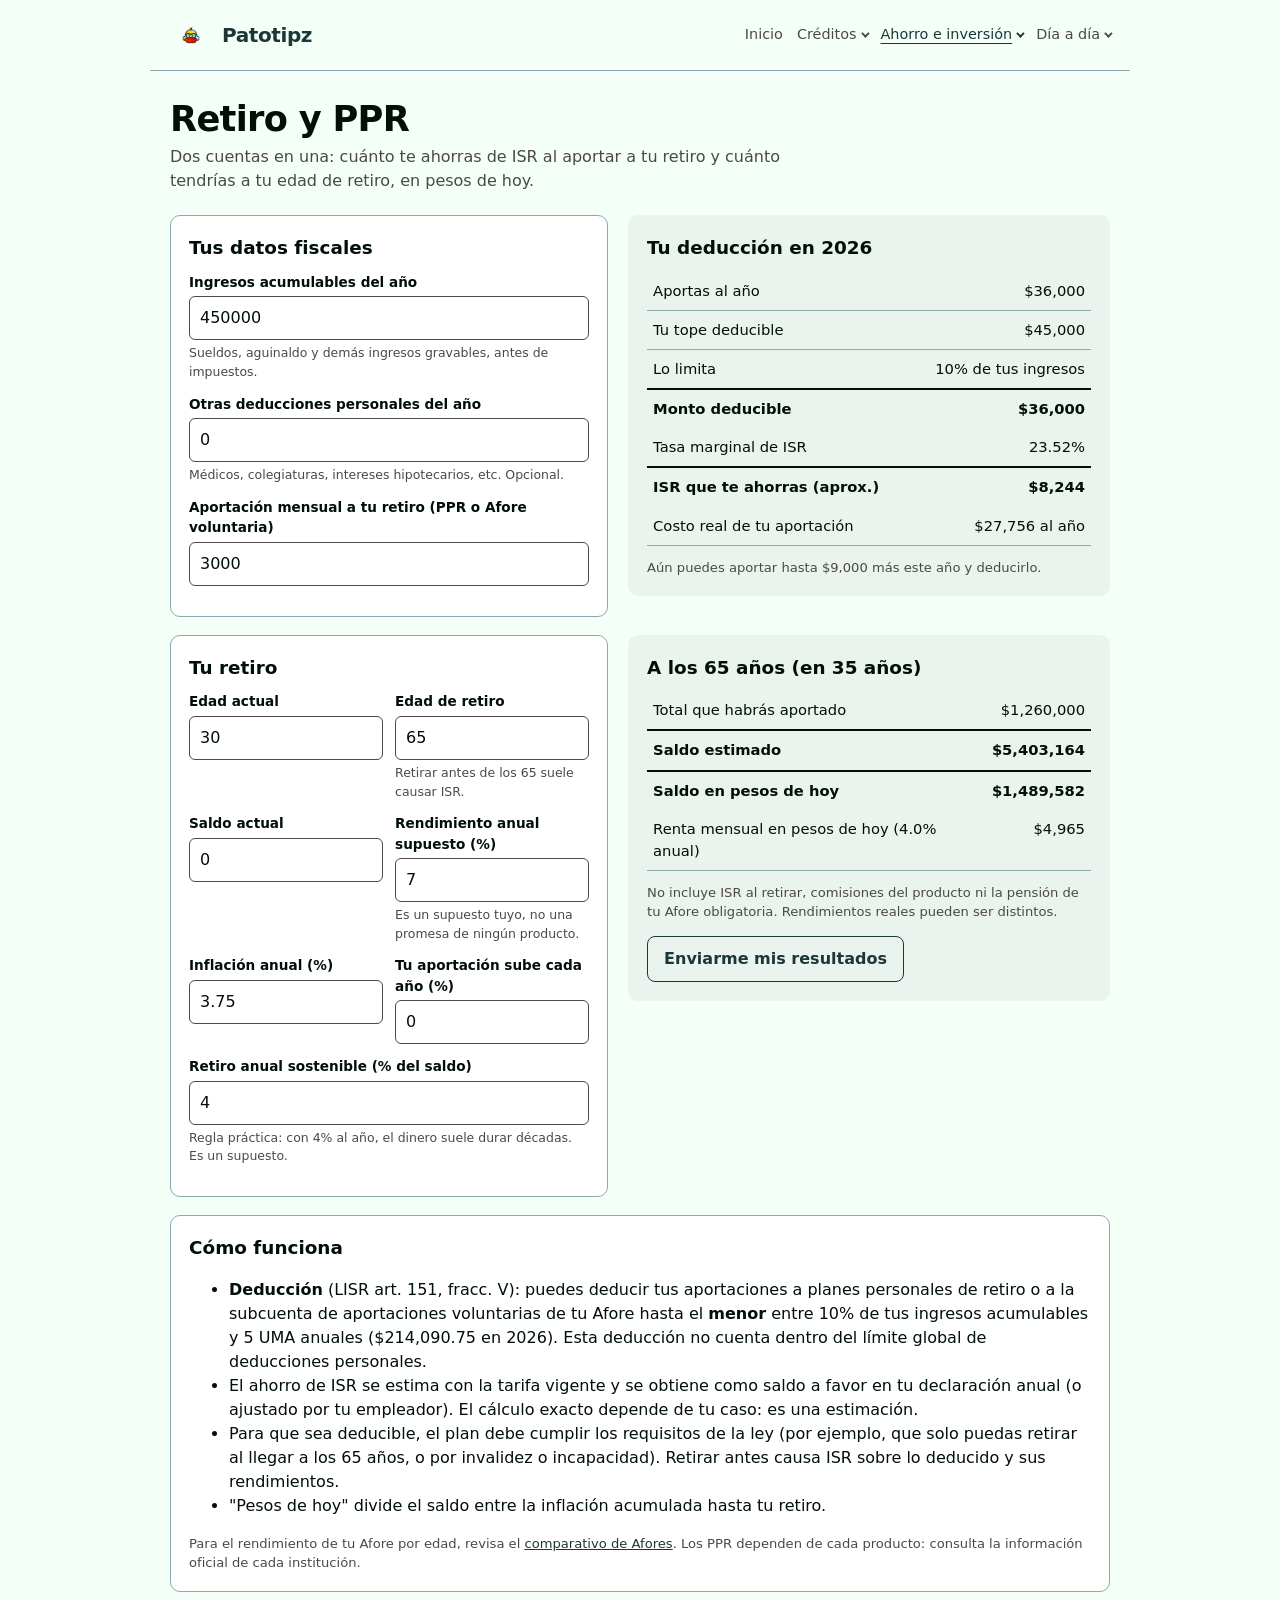
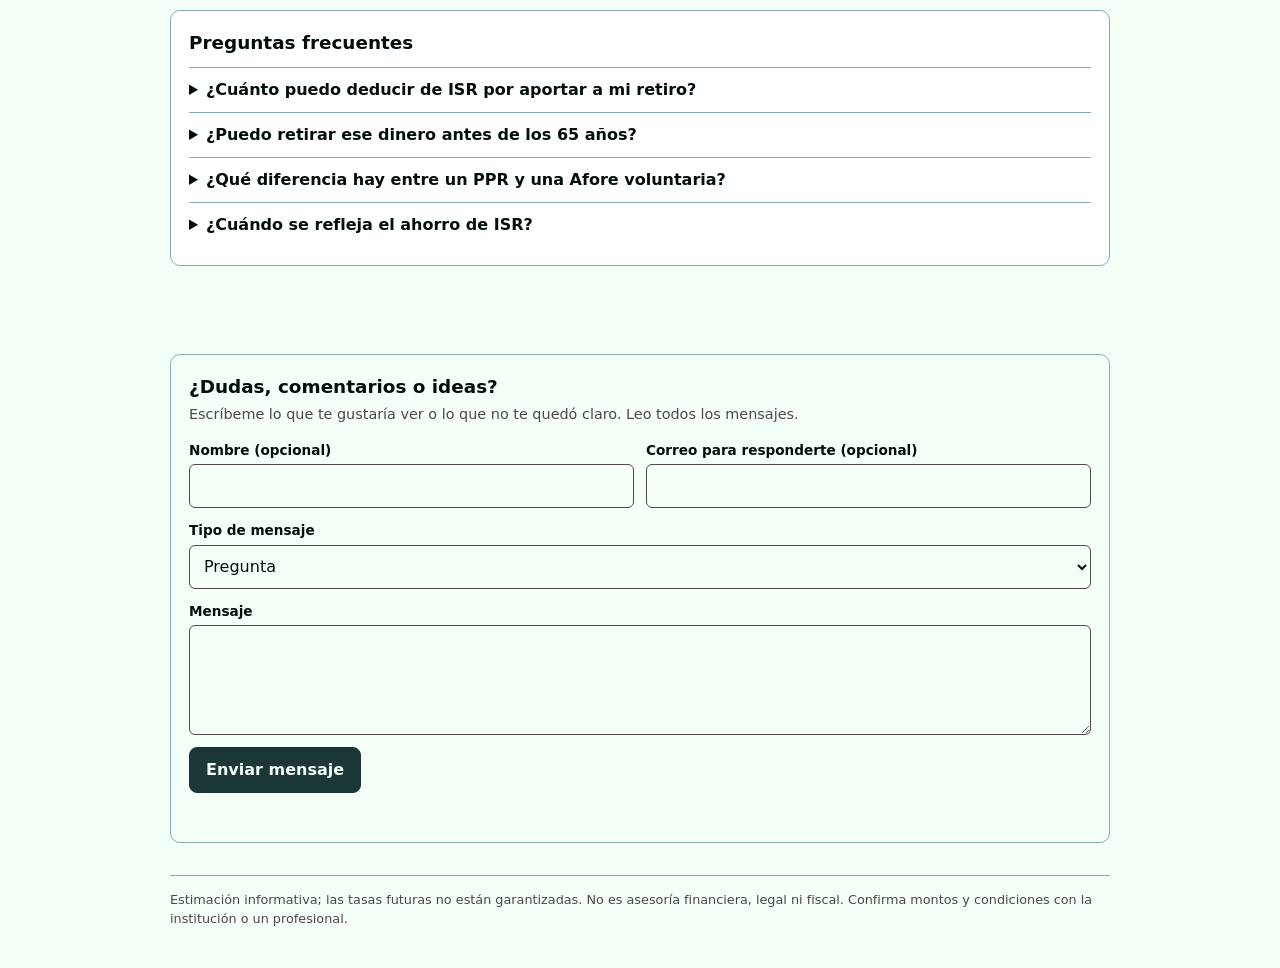
<file: retiro.html>
<!DOCTYPE html>
<html lang="es">
<head>
<meta charset="utf-8">
<meta name="viewport" content="width=device-width, initial-scale=1">
<title>Retiro y PPR: cuánto deduces y cuánto juntas | Patotipz</title>
<meta name="description" content="Calcula cuánto puedes deducir de ISR por aportaciones a tu PPR o Afore voluntaria en 2026 y proyecta cuánto juntarías para tu retiro, en pesos de hoy.">
<link rel="icon" type="image/png" href="assets/duck.png">
<link rel="stylesheet" href="assets/site.css">
<link rel="stylesheet" href="assets/widgets.css">
<link rel="stylesheet" href="assets/nav.css">
</head>
<body>
<header class="site-h">
  <a class="brand" href="index.html">
    <img src="assets/duck.png" alt="PatoTipz Logo" class="brand-logo">
    <span>Pato<span>tipz</span></span>
  </a>
  <nav aria-label="Principal">
    <a href="index.html">Inicio</a><div class="grp"><button type="button" aria-expanded="false" aria-haspopup="true">Créditos</button><div class="sub"><a href="hipoteca.html">Hipoteca</a><a href="infonavit.html">Infonavit</a><a href="auto.html">Crédito de auto</a></div></div><div class="grp cur"><button type="button" aria-expanded="false" aria-haspopup="true">Ahorro e inversión</button><div class="sub"><a href="cetes.html">CETES</a><a href="inversion.html">Simulador de inversión</a><a href="retiro.html" aria-current="page">Retiro y PPR</a><a href="afores.html">Comparativo de Afores</a></div></div><div class="grp"><button type="button" aria-expanded="false" aria-haspopup="true">Día a día</button><div class="sub"><a href="tarjetas.html">Tarjetas de crédito</a><a href="sueldo.html">Sueldo y finiquito</a></div></div>
  </nav>
</header>
<main>
  <h1>Retiro y PPR</h1>
  <p class="lead">Dos cuentas en una: cuánto te ahorras de ISR al aportar a tu retiro y cuánto tendrías a tu edad de retiro, en pesos de hoy.</p>

  <form id="f" novalidate>
  <section class="grid2">
    <div class="card">
      <h2>Tus datos fiscales</h2>
      <div class="field"><label for="ing">Ingresos acumulables del año</label><input id="ing" type="number" inputmode="decimal" min="0" step="1000" value="450000"><small>Sueldos, aguinaldo y demás ingresos gravables, antes de impuestos.</small></div>
      <div class="field"><label for="otras">Otras deducciones personales del año</label><input id="otras" type="number" inputmode="decimal" min="0" step="1000" value="0"><small>Médicos, colegiaturas, intereses hipotecarios, etc. Opcional.</small></div>
      <div class="field"><label for="apm">Aportación mensual a tu retiro (PPR o Afore voluntaria)</label><input id="apm" type="number" inputmode="decimal" min="0" step="100" value="3000"></div>
    </div>
    <div class="card soft" aria-live="polite" id="o-fisc"></div>
  </section>

  <section class="grid2" style="margin-top:18px">
    <div class="card">
      <h2>Tu retiro</h2>
      <div class="row2">
        <div class="field"><label for="edad">Edad actual</label><input id="edad" type="number" inputmode="numeric" min="18" max="80" step="1" value="30"></div>
        <div class="field"><label for="edadr">Edad de retiro</label><input id="edadr" type="number" inputmode="numeric" min="50" max="90" step="1" value="65"><small>Retirar antes de los 65 suele causar ISR.</small></div>
      </div>
      <div class="row2">
        <div class="field"><label for="ini">Saldo actual</label><input id="ini" type="number" inputmode="decimal" min="0" step="1000" value="0"></div>
        <div class="field"><label for="tasa">Rendimiento anual supuesto (%)</label><input id="tasa" type="number" inputmode="decimal" min="0" max="30" step="0.1" value="7"><small>Es un supuesto tuyo, no una promesa de ningún producto.</small></div>
      </div>
      <div class="row2">
        <div class="field"><label for="inf">Inflación anual (%)</label><input id="inf" type="number" inputmode="decimal" min="0" max="30" step="0.1" value="4"></div>
        <div class="field"><label for="crece">Tu aportación sube cada año (%)</label><input id="crece" type="number" inputmode="decimal" min="0" max="30" step="0.5" value="0"></div>
      </div>
      <div class="field"><label for="rp">Retiro anual sostenible (% del saldo)</label><input id="rp" type="number" inputmode="decimal" min="1" max="10" step="0.5" value="4"><small>Regla práctica: con 4% al año, el dinero suele durar décadas. Es un supuesto.</small></div>
    </div>
    <div class="card soft" aria-live="polite" id="o-ret"></div>
  </section>
  </form>

  <section class="card" style="margin-top:18px">
    <h2>Cómo funciona</h2>
    <ul>
      <li><strong>Deducción</strong> (LISR art. 151, fracc. V): puedes deducir tus aportaciones a planes personales de retiro o a la subcuenta de aportaciones voluntarias de tu Afore hasta el <strong>menor</strong> entre 10% de tus ingresos acumulables y 5 UMA anuales ($214,090.75 en 2026). Esta deducción no cuenta dentro del límite global de deducciones personales.</li>
      <li>El ahorro de ISR se estima con la tarifa vigente y se obtiene como saldo a favor en tu declaración anual (o ajustado por tu empleador). El cálculo exacto depende de tu caso: es una estimación.</li>
      <li>Para que sea deducible, el plan debe cumplir los requisitos de la ley (por ejemplo, que solo puedas retirar al llegar a los 65 años, o por invalidez o incapacidad). Retirar antes causa ISR sobre lo deducido y sus rendimientos.</li>
      <li>"Pesos de hoy" divide el saldo entre la inflación acumulada hasta tu retiro.</li>
    </ul>
    <p class="note">Para el rendimiento de tu Afore por edad, revisa el <a href="afores.html">comparativo de Afores</a>. Los PPR dependen de cada producto: consulta la información oficial de cada institución.</p>
  </section>
<section class="card" id="faq" style="margin-top:18px"><h2>Preguntas frecuentes</h2><details style="border-top:1px solid var(--line);padding:10px 0"><summary style="cursor:pointer;font-weight:600">¿Cuánto puedo deducir de ISR por aportar a mi retiro?</summary><p style="margin:8px 0 0">Hasta el menor entre 10% de tus ingresos acumulables y 5 UMA anuales ($214,090.75 en 2026), según el art. 151, fracción V, de la Ley del ISR. Esta deducción no cuenta dentro del límite global de deducciones personales.</p></details><details style="border-top:1px solid var(--line);padding:10px 0"><summary style="cursor:pointer;font-weight:600">¿Puedo retirar ese dinero antes de los 65 años?</summary><p style="margin:8px 0 0">Para que la aportación sea deducible, el plan debe cumplir los requisitos de la ley, por ejemplo retirar hasta los 65 años o por invalidez o incapacidad. Retirar antes puede causar ISR sobre lo deducido y sus rendimientos.</p></details><details style="border-top:1px solid var(--line);padding:10px 0"><summary style="cursor:pointer;font-weight:600">¿Qué diferencia hay entre un PPR y una Afore voluntaria?</summary><p style="margin:8px 0 0">Ambos son formas de ahorrar para el retiro. Cambian en la institución, las comisiones y las inversiones. Compara sus costos antes de decidir.</p></details><details style="border-top:1px solid var(--line);padding:10px 0"><summary style="cursor:pointer;font-weight:600">¿Cuándo se refleja el ahorro de ISR?</summary><p style="margin:8px 0 0">En tu declaración anual como saldo a favor, o ajustado por tu empleador. Esta página lo estima; el cálculo exacto depende de tu caso.</p></details><script type="application/ld+json">{"@context": "https://schema.org", "@type": "FAQPage", "mainEntity": [{"@type": "Question", "name": "¿Cuánto puedo deducir de ISR por aportar a mi retiro?", "acceptedAnswer": {"@type": "Answer", "text": "Hasta el menor entre 10% de tus ingresos acumulables y 5 UMA anuales ($214,090.75 en 2026), según el art. 151, fracción V, de la Ley del ISR. Esta deducción no cuenta dentro del límite global de deducciones personales."}}, {"@type": "Question", "name": "¿Puedo retirar ese dinero antes de los 65 años?", "acceptedAnswer": {"@type": "Answer", "text": "Para que la aportación sea deducible, el plan debe cumplir los requisitos de la ley, por ejemplo retirar hasta los 65 años o por invalidez o incapacidad. Retirar antes puede causar ISR sobre lo deducido y sus rendimientos."}}, {"@type": "Question", "name": "¿Qué diferencia hay entre un PPR y una Afore voluntaria?", "acceptedAnswer": {"@type": "Answer", "text": "Ambos son formas de ahorrar para el retiro. Cambian en la institución, las comisiones y las inversiones. Compara sus costos antes de decidir."}}, {"@type": "Question", "name": "¿Cuándo se refleja el ahorro de ISR?", "acceptedAnswer": {"@type": "Answer", "text": "En tu declaración anual como saldo a favor, o ajustado por tu empleador. Esta página lo estima; el cálculo exacto depende de tu caso."}}]}</script></section>
</main>
<div id="comments"></div>
<footer class="site-f"><p>Estimación informativa; las tasas futuras no están garantizadas. No es asesoría financiera, legal ni fiscal. Confirma montos y condiciones con la institución o un profesional.</p></footer>
<script src="assets/config.js"></script>
<script src="assets/site.js"></script>
<script src="assets/retiro.js"></script>
<script>
(function () {
  var $ = function (id) { return document.getElementById(id); }, M = PTZ.money, M0 = PTZ.money0, E = PTZ.el;
  function num(id) { var v = parseFloat($(id).value); return isFinite(v) ? v : NaN; }
  function tbl(rows) {
    var b = E('tbody');
    rows.forEach(function (r) { b.appendChild(E('tr', { class: r.t ? 'tot' : '' }, [E('th', { scope: 'row', text: r.k, style: 'font-weight:' + (r.t ? '800' : '400') }), E('td', { class: 'n', text: r.v })])); });
    return E('table', { class: 't' }, [b]);
  }
  function render() {
    var f = $('o-fisc'), r = $('o-ret'); f.textContent = ''; r.textContent = '';
    var ing = num('ing'), otras = num('otras') || 0, apm = num('apm'), edad = num('edad'), edadr = num('edadr'), ini = num('ini') || 0,
        tasa = num('tasa'), inf = num('inf'), crece = num('crece') || 0, rp = num('rp');
    var okF = ing > 0 && apm >= 0;
    if (!okF) f.appendChild(E('p', { text: 'Escribe tus ingresos del año y tu aportación mensual.' }));
    var d = null, lines = [];
    if (okF) {
      d = Retiro.deduccion({ ingresos: ing, otras: otras, aporteAnual: apm * 12 });
      f.appendChild(E('h2', { text: 'Tu deducción en 2026' }));
      f.appendChild(tbl([
        { k: 'Aportas al año', v: M0(apm * 12) },
        { k: 'Tu tope deducible', v: M0(d.tope) },
        { k: 'Lo limita', v: d.limita },
        { k: 'Monto deducible', v: M0(d.deducible), t: true },
        { k: 'Tasa marginal de ISR', v: PTZ.pct(d.marginal, 2) },
        { k: 'ISR que te ahorras (aprox.)', v: M0(d.ahorro), t: true },
        { k: 'Costo real de tu aportación', v: M0(d.costoNeto) + ' al año' }]));
      if (d.excedente > 0) f.appendChild(E('p', { class: 'note', text: 'Aportas ' + M0(d.excedente) + ' más del tope deducible: esa parte no reduce tu ISR. Para aprovechar el tope, tu aportación mensual ideal es ' + M0(d.tope / 12) + '.' }));
      else if (d.tope - d.deducible > 1) f.appendChild(E('p', { class: 'note', text: 'Aún puedes aportar hasta ' + M0(d.tope - d.deducible) + ' más este año y deducirlo.' }));
      lines = [{ k: 'Ingresos del año', v: M0(ing) }, { k: 'Aportación anual', v: M0(apm * 12) }, { k: 'Monto deducible', v: M0(d.deducible) }, { k: 'ISR que te ahorras (aprox.)', v: M0(d.ahorro) }];
    }
    var okR = apm >= 0 && edad >= 18 && edadr > edad && tasa >= 0 && inf >= 0 && rp > 0;
    var p = null;
    if (!okR) r.appendChild(E('p', { text: 'Revisa tus datos: la edad de retiro debe ser mayor que tu edad actual.' }));
    else {
      p = Retiro.proyeccion({ edad: edad, edadRetiro: edadr, inicial: ini, mensual: apm, tasa: tasa, inflacion: inf, crece: crece, retiroPct: rp });
      r.appendChild(E('h2', { text: 'A los ' + edadr + ' años (en ' + Math.round(p.meses / 12) + ' años)' }));
      r.appendChild(tbl([
        { k: 'Total que habrás aportado', v: M0(p.aportado) },
        { k: 'Saldo estimado', v: M0(p.final), t: true },
        { k: 'Saldo en pesos de hoy', v: M0(p.real), t: true },
        { k: 'Renta mensual en pesos de hoy (' + PTZ.pct(rp, 1) + ' anual)', v: M0(p.rentaMensualReal) }]));
      r.appendChild(E('p', { class: 'note', text: 'No incluye ISR al retirar, comisiones del producto ni la pensión de tu Afore obligatoria. Rendimientos reales pueden ser distintos.' }));
      lines = lines.concat([{ k: 'Edad actual / de retiro', v: edad + ' / ' + edadr }, { k: 'Rendimiento supuesto', v: PTZ.pct(tasa) }, { k: 'Saldo estimado', v: M0(p.final) }, { k: 'Saldo en pesos de hoy', v: M0(p.real) }, { k: 'Renta mensual en pesos de hoy', v: M0(p.rentaMensualReal) }]);
    }
    if (lines.length) {
      var b = E('button', { class: 'btn ghost', type: 'button', text: 'Enviarme mis resultados' });
      r.appendChild(E('div', { class: 'actions' }, [b]));
      PTZ.mountEmail(b, function () { return { title: 'Mi plan de retiro y deducción fiscal', lines: lines }; });
    }
  }
  $('f').addEventListener('input', render); $('f').addEventListener('submit', function (e) { e.preventDefault(); });
  var mh = /[#&]tasa=([\d.]+)/.exec(location.hash); if (mh && isFinite(parseFloat(mh[1]))) $('tasa').value = parseFloat(mh[1]);
  render();
  fetch('data/indicators.json', { cache: 'no-store' }).then(function (r) { if (!r.ok) throw 0; return r.json(); }).then(function (j) {
    (j.items || []).forEach(function (it) { if (it.id === 'SP30578' && isFinite(it.value)) { $('inf').value = it.value; render(); } });
  }).catch(function () {});
  PTZ.mountComments($('comments'), 'Retiro');
})();
</script>
</body>
</html>
</file>
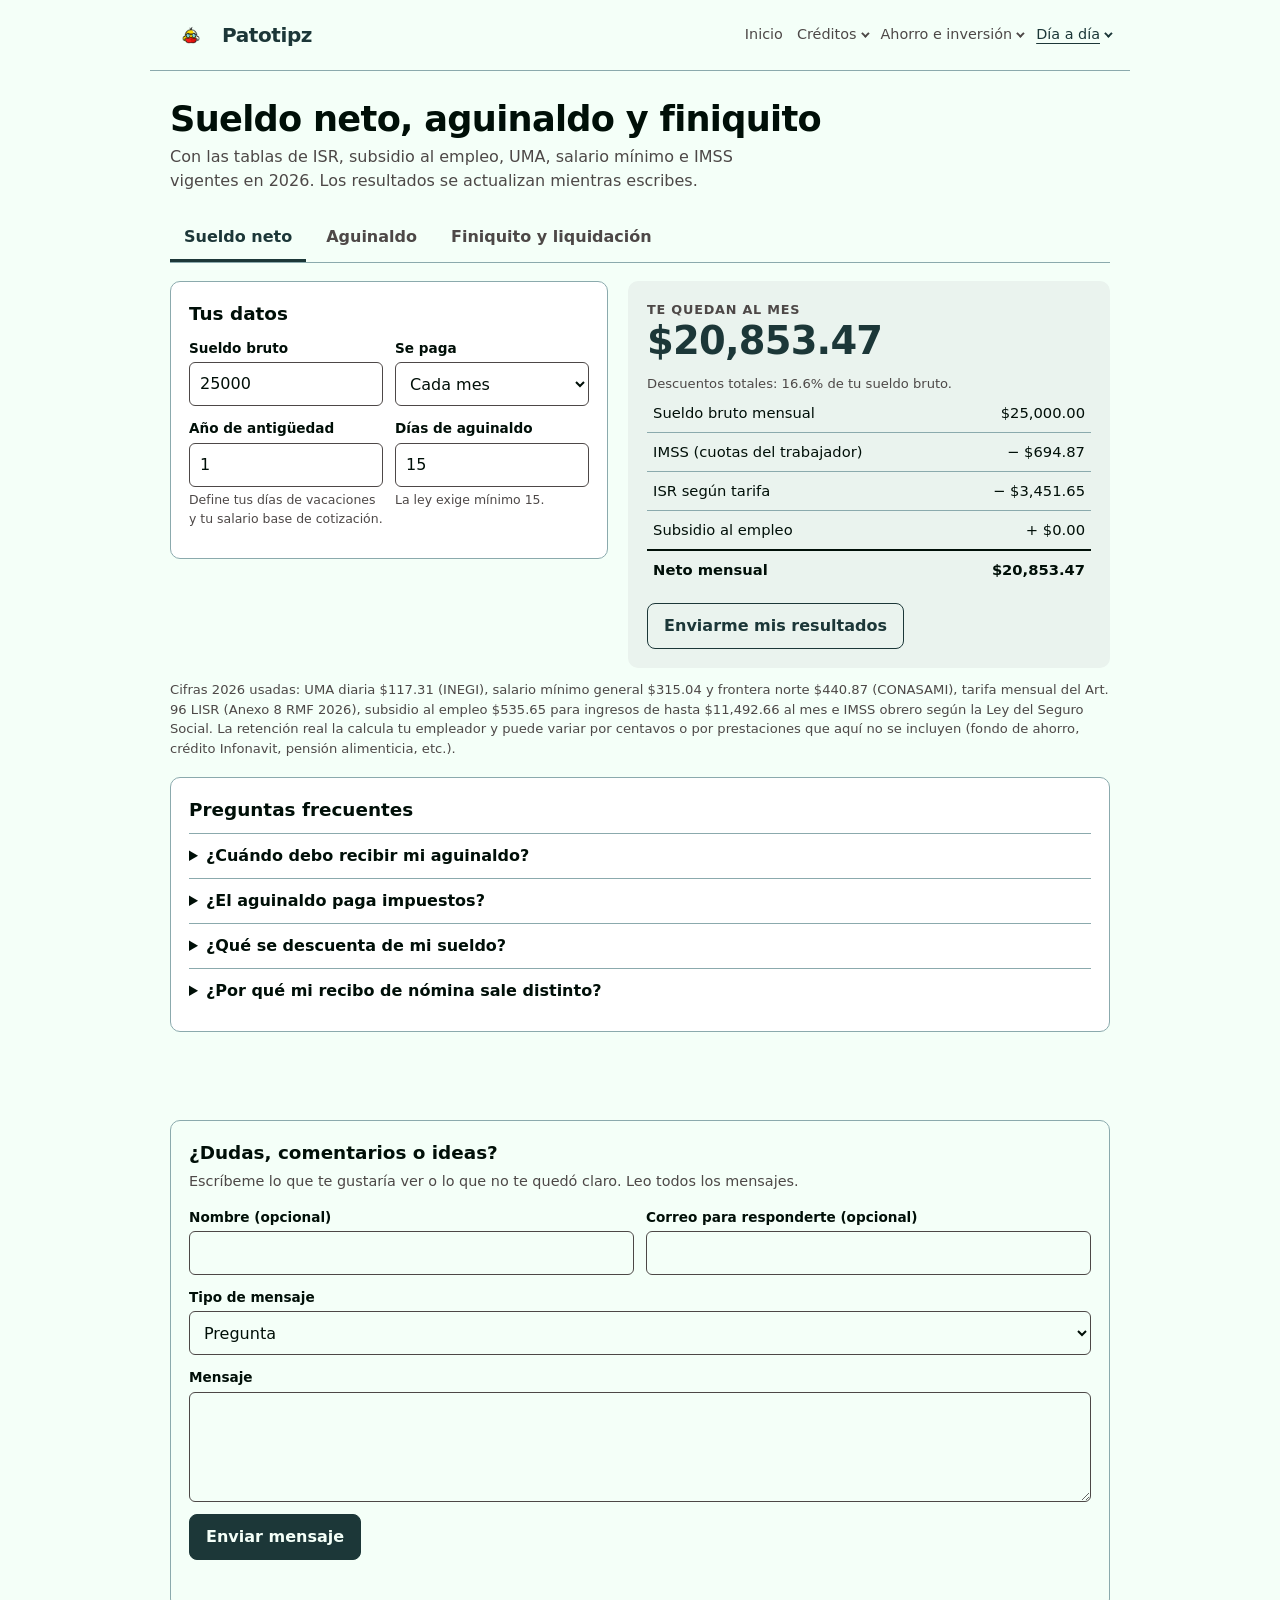
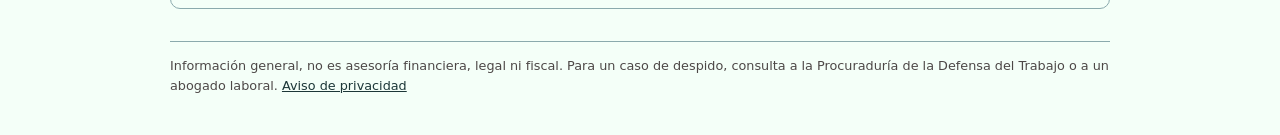
<file: sueldo.html>
<!DOCTYPE html>
<html lang="es">
<head>
<meta charset="utf-8">
<meta name="viewport" content="width=device-width, initial-scale=1">
<title>Sueldo neto, aguinaldo y finiquito 2026 | Patotipz</title>
<meta name="description" content="Calcula tu sueldo neto, aguinaldo, finiquito y liquidación en México con las tablas de ISR, subsidio, UMA e IMSS 2026.">
<link rel="icon" type="image/png" href="assets/duck.png">
<link rel="stylesheet" href="assets/site.css">
<link rel="stylesheet" href="assets/widgets.css">
<link rel="stylesheet" href="assets/nav.css">
</head>
<body>
<header class="site-h">
  <a class="brand" href="index.html">
    <img src="assets/duck.png" alt="PatoTipz Logo" class="brand-logo">
    <span>Pato<span>tipz</span></span>
  </a>
  <nav aria-label="Principal">
    <a href="index.html">Inicio</a><div class="grp"><button type="button" aria-expanded="false" aria-haspopup="true">Créditos</button><div class="sub"><a href="hipoteca.html">Hipoteca</a><a href="infonavit.html">Infonavit</a><a href="auto.html">Crédito de auto</a></div></div><div class="grp"><button type="button" aria-expanded="false" aria-haspopup="true">Ahorro e inversión</button><div class="sub"><a href="cetes.html">CETES</a><a href="inversion.html">Simulador de inversión</a><a href="retiro.html">Retiro y PPR</a><a href="afores.html">Comparativo de Afores</a></div></div><div class="grp cur"><button type="button" aria-expanded="false" aria-haspopup="true">Día a día</button><div class="sub"><a href="tarjetas.html">Tarjetas de crédito</a><a href="sueldo.html" aria-current="page">Sueldo y finiquito</a></div></div>
  </nav>
</header>
<main>
  <h1>Sueldo neto, aguinaldo y finiquito</h1>
  <p class="lead">Con las tablas de ISR, subsidio al empleo, UMA, salario mínimo e IMSS vigentes en 2026. Los resultados se actualizan mientras escribes.</p>

  <div class="tabs" role="tablist" aria-label="Calculadoras">
    <button role="tab" id="tab-neto" aria-selected="true" aria-controls="p-neto" type="button">Sueldo neto</button>
    <button role="tab" id="tab-agui" aria-selected="false" aria-controls="p-agui" type="button" tabindex="-1">Aguinaldo</button>
    <button role="tab" id="tab-fin" aria-selected="false" aria-controls="p-fin" type="button" tabindex="-1">Finiquito y liquidación</button>
  </div>

  <!-- SUELDO NETO -->
  <section id="p-neto" role="tabpanel" aria-labelledby="tab-neto" class="grid2">
    <form class="card" id="f-neto" novalidate>
      <h2>Tus datos</h2>
      <div class="row2">
        <div class="field"><label for="n-bruto">Sueldo bruto</label><input id="n-bruto" type="number" inputmode="decimal" min="0" step="0.01" value="25000"></div>
        <div class="field"><label for="n-frec">Se paga</label><select id="n-frec"><option value="mensual">Cada mes</option><option value="quincenal">Cada quincena</option><option value="semanal">Cada semana</option></select></div>
      </div>
      <div class="row2">
        <div class="field"><label for="n-ant">Año de antigüedad</label><input id="n-ant" type="number" inputmode="numeric" min="1" max="40" step="1" value="1"><small>Define tus días de vacaciones y tu salario base de cotización.</small></div>
        <div class="field"><label for="n-ag">Días de aguinaldo</label><input id="n-ag" type="number" inputmode="numeric" min="15" max="90" step="1" value="15"><small>La ley exige mínimo 15.</small></div>
      </div>
    </form>
    <div class="card soft" aria-live="polite" id="o-neto"></div>
  </section>

  <!-- AGUINALDO -->
  <section id="p-agui" role="tabpanel" aria-labelledby="tab-agui" class="grid2 hidden">
    <form class="card" id="f-agui" novalidate>
      <h2>Tus datos</h2>
      <div class="field"><label for="a-sueldo">Sueldo bruto mensual</label><input id="a-sueldo" type="number" inputmode="decimal" min="0" step="0.01" value="25000"></div>
      <div class="row2">
        <div class="field"><label for="a-dias">Días de aguinaldo</label><input id="a-dias" type="number" inputmode="numeric" min="15" max="90" value="15"></div>
        <div class="field"><label for="a-trab">Días trabajados en el año</label><input id="a-trab" type="number" inputmode="numeric" min="1" max="365" value="365"><small>365 si trabajaste todo el año.</small></div>
      </div>
    </form>
    <div class="card soft" aria-live="polite" id="o-agui"></div>
  </section>

  <!-- FINIQUITO Y LIQUIDACIÓN -->
  <section id="p-fin" role="tabpanel" aria-labelledby="tab-fin" class="grid2 hidden">
    <form class="card" id="f-fin" novalidate>
      <h2>Tus datos</h2>
      <div class="field"><label for="f-motivo">Motivo de la baja</label>
        <select id="f-motivo"><option value="renuncia">Renuncia voluntaria</option><option value="despido_injustificado">Despido injustificado</option><option value="despido_justificado">Despido justificado o fin de contrato</option></select></div>
      <div class="field"><label for="f-sueldo">Sueldo bruto mensual</label><input id="f-sueldo" type="number" inputmode="decimal" min="0" step="0.01" value="25000"></div>
      <div class="row2">
        <div class="field"><label for="f-ing">Fecha de ingreso</label><input id="f-ing" type="date"></div>
        <div class="field"><label for="f-baja">Fecha de baja</label><input id="f-baja" type="date"></div>
      </div>
      <div class="row2">
        <div class="field"><label for="f-pend">Días de sueldo sin pagar</label><input id="f-pend" type="number" inputmode="numeric" min="0" value="0"></div>
        <div class="field"><label for="f-ag">Días de aguinaldo</label><input id="f-ag" type="number" inputmode="numeric" min="15" max="90" value="15"></div>
      </div>
      <div class="row2">
        <div class="field"><label for="f-vt">Vacaciones ya tomadas este año de servicio (días)</label><input id="f-vt" type="number" inputmode="decimal" min="0" value="0"></div>
        <div class="field"><label for="f-vp">Vacaciones pendientes de años anteriores (días)</label><input id="f-vp" type="number" inputmode="decimal" min="0" value="0"></div>
      </div>
      <div class="field"><label><input id="f-front" type="checkbox"> Trabajo en la zona libre de la frontera norte</label><small>Cambia el tope de salario mínimo para la prima de antigüedad.</small></div>
    </form>
    <div class="card soft" aria-live="polite" id="o-fin"></div>
  </section>

  <p class="note">Cifras 2026 usadas: UMA diaria $117.31 (INEGI), salario mínimo general $315.04 y frontera norte $440.87 (CONASAMI), tarifa mensual del Art. 96 LISR (Anexo 8 RMF 2026), subsidio al empleo $535.65 para ingresos de hasta $11,492.66 al mes e IMSS obrero según la Ley del Seguro Social. La retención real la calcula tu empleador y puede variar por centavos o por prestaciones que aquí no se incluyen (fondo de ahorro, crédito Infonavit, pensión alimenticia, etc.).</p>
<section class="card" id="faq" style="margin-top:18px"><h2>Preguntas frecuentes</h2><details style="border-top:1px solid var(--line);padding:10px 0"><summary style="cursor:pointer;font-weight:600">¿Cuándo debo recibir mi aguinaldo?</summary><p style="margin:8px 0 0">Antes del 20 de diciembre. La Ley Federal del Trabajo (art. 87) establece un mínimo de 15 días de salario; si no cumpliste un año, te toca la parte proporcional.</p></details><details style="border-top:1px solid var(--line);padding:10px 0"><summary style="cursor:pointer;font-weight:600">¿El aguinaldo paga impuestos?</summary><p style="margin:8px 0 0">Una parte está exenta: hasta 30 UMA (en 2026, $3,519.30). Sobre el excedente se calcula ISR. La calculadora hace esta separación por ti.</p></details><details style="border-top:1px solid var(--line);padding:10px 0"><summary style="cursor:pointer;font-weight:600">¿Qué se descuenta de mi sueldo?</summary><p style="margin:8px 0 0">Principalmente ISR (menos el subsidio al empleo cuando aplica) y la cuota obrera del IMSS. La calculadora estima ambos con las tablas de 2026.</p></details><details style="border-top:1px solid var(--line);padding:10px 0"><summary style="cursor:pointer;font-weight:600">¿Por qué mi recibo de nómina sale distinto?</summary><p style="margin:8px 0 0">Tu empresa puede tener prestaciones, deducciones adicionales o un periodo de pago diferente. Este resultado es una estimación; el recibo de nómina manda.</p></details><script type="application/ld+json">{"@context": "https://schema.org", "@type": "FAQPage", "mainEntity": [{"@type": "Question", "name": "¿Cuándo debo recibir mi aguinaldo?", "acceptedAnswer": {"@type": "Answer", "text": "Antes del 20 de diciembre. La Ley Federal del Trabajo (art. 87) establece un mínimo de 15 días de salario; si no cumpliste un año, te toca la parte proporcional."}}, {"@type": "Question", "name": "¿El aguinaldo paga impuestos?", "acceptedAnswer": {"@type": "Answer", "text": "Una parte está exenta: hasta 30 UMA (en 2026, $3,519.30). Sobre el excedente se calcula ISR. La calculadora hace esta separación por ti."}}, {"@type": "Question", "name": "¿Qué se descuenta de mi sueldo?", "acceptedAnswer": {"@type": "Answer", "text": "Principalmente ISR (menos el subsidio al empleo cuando aplica) y la cuota obrera del IMSS. La calculadora estima ambos con las tablas de 2026."}}, {"@type": "Question", "name": "¿Por qué mi recibo de nómina sale distinto?", "acceptedAnswer": {"@type": "Answer", "text": "Tu empresa puede tener prestaciones, deducciones adicionales o un periodo de pago diferente. Este resultado es una estimación; el recibo de nómina manda."}}]}</script></section>
</main>

<div id="comments"></div>
<footer class="site-f"><p>Información general, no es asesoría financiera, legal ni fiscal. Para un caso de despido, consulta a la Procuraduría de la Defensa del Trabajo o a un abogado laboral. <a href="privacidad.html">Aviso de privacidad</a></p></footer>

<script src="assets/config.js"></script>
<script src="assets/site.js"></script>
<script src="assets/laboral.js"></script>
<script>
(function () {
  var M = PTZ.money, E = PTZ.el;
  function num(id) { var v = parseFloat(document.getElementById(id).value); return isFinite(v) && v > 0 ? v : 0; }
  function tbl(rows) {
    var b = E('tbody');
    rows.forEach(function (r) { b.appendChild(E('tr', { class: r.cls || '' }, [E('th', { scope: 'row', text: r.k, style: 'font-weight:' + (r.cls === 'tot' ? '800' : '400') }), E('td', { class: 'n', text: r.v })])); });
    return E('table', { class: 't' }, [b]);
  }
  function show(host, nodes) { host.textContent = ''; nodes.forEach(function (n) { host.appendChild(n); }); }
  function emailBtn(host, getP) {
    var b = E('button', { class: 'btn ghost', type: 'button', text: 'Enviarme mis resultados' });
    host.appendChild(E('div', { class: 'actions' }, [b])); PTZ.mountEmail(b, getP);
  }
  var last = {};

  /* Sueldo neto */
  function renderNeto() {
    var host = document.getElementById('o-neto'), frec = document.getElementById('n-frec').value;
    var bruto = num('n-bruto');
    if (!bruto) { show(host, [E('p', { text: 'Escribe tu sueldo bruto para ver el cálculo.' })]); last.neto = null; return; }
    var r = Laboral.sueldoNeto({ bruto: bruto, frecuencia: frec, anioServicio: num('n-ant') || 1, diasAguinaldo: num('n-ag') || 15 });
    var etiqueta = { mensual: 'al mes', quincenal: 'por quincena', semanal: 'por semana' }[frec];
    var rows = [
      { k: 'Sueldo bruto mensual', v: M(r.brutoMensual) }, { k: 'IMSS (cuotas del trabajador)', v: '− ' + M(r.imss) },
      { k: 'ISR según tarifa', v: '− ' + M(r.isrTarifa) }, { k: 'Subsidio al empleo', v: '+ ' + M(r.subsidio) },
      { k: 'Neto mensual', v: M(r.netoMensual), cls: 'tot' }
    ];
    var kids = [E('div', { class: 'kpi-l', text: 'Te quedan ' + etiqueta }), E('div', { class: 'big', text: M(r.netoPeriodo) }),
      E('p', { class: 'note', text: 'Descuentos totales: ' + PTZ.pct(r.tasaEfectiva * 100, 1) + ' de tu sueldo bruto.' }), tbl(rows)];
    if (frec !== 'mensual') kids.push(E('p', { class: 'note', text: 'Se calcula con la tarifa mensual y se divide entre los periodos del mes. La retención por periodo puede diferir unos pesos.' }));
    show(host, kids); emailBtn(host, function () { return last.neto; });
    last.neto = { title: 'Mi sueldo neto 2026', lines: [
      { k: 'Sueldo bruto (' + frec + ')', v: M(bruto) }, { k: 'Sueldo bruto mensual', v: M(r.brutoMensual) }, { k: 'IMSS trabajador', v: M(r.imss) },
      { k: 'ISR según tarifa', v: M(r.isrTarifa) }, { k: 'Subsidio al empleo', v: M(r.subsidio) }, { k: 'Neto mensual', v: M(r.netoMensual) }, { k: 'Neto ' + etiqueta, v: M(r.netoPeriodo) } ] };
  }

  /* Aguinaldo */
  function renderAgui() {
    var host = document.getElementById('o-agui'), s = num('a-sueldo');
    if (!s) { show(host, [E('p', { text: 'Escribe tu sueldo mensual para ver el cálculo.' })]); last.agui = null; return; }
    var r = Laboral.aguinaldo({ salarioMensual: s, diasAguinaldo: num('a-dias') || 15, diasTrabajados: num('a-trab') || 365 });
    var rows = [{ k: 'Días que te corresponden', v: String(r.dias) }, { k: 'Aguinaldo bruto', v: M(r.bruto) }, { k: 'Parte exenta (30 UMA)', v: M(r.exento) },
      { k: 'Parte gravable', v: M(r.gravable) }, { k: 'ISR estimado', v: '− ' + M(r.isr) }, { k: 'Aguinaldo neto', v: M(r.neto), cls: 'tot' }];
    show(host, [E('div', { class: 'kpi-l', text: 'Aguinaldo neto estimado' }), E('div', { class: 'big', text: M(r.neto) }), tbl(rows),
      E('p', { class: 'note', text: 'El aguinaldo debe pagarse a más tardar el 20 de diciembre. El ISR se estima con el método del Art. 174 del Reglamento de la LISR.' })]);
    emailBtn(host, function () { return last.agui; });
    last.agui = { title: 'Mi aguinaldo 2026', lines: rows.map(function (x) { return { k: x.k, v: x.v }; }) };
  }

  /* Finiquito y liquidación */
  function renderFin() {
    var host = document.getElementById('o-fin'), s = num('f-sueldo'), ing = document.getElementById('f-ing').value, baja = document.getElementById('f-baja').value;
    if (!s || !ing || !baja) { show(host, [E('p', { text: 'Completa sueldo, fecha de ingreso y fecha de baja.' })]); last.fin = null; return; }
    if (baja < ing) { show(host, [E('p', { class: 'warn', text: 'La fecha de baja no puede ser anterior a la de ingreso.' })]); last.fin = null; return; }
    var motivo = document.getElementById('f-motivo').value;
    var r = Laboral.liquidacion({ salarioMensual: s, ingreso: ing, baja: baja, diasPendientes: num('f-pend'), diasAguinaldo: num('f-ag') || 15,
      vacTomadas: num('f-vt'), vacPendientes: num('f-vp'), motivo: motivo, zonaFrontera: document.getElementById('f-front').checked });
    var ant = r.finiquito.ant;
    var kids = [E('div', { class: 'kpi-l', text: 'Total neto estimado' }), E('div', { class: 'big', text: M(r.netoTotal) }),
      E('p', { class: 'note', text: 'Antigüedad: ' + ant.cumplidos + ' años y ' + Math.round(ant.fraccion * 12) + ' meses aprox.' })];
    var lines = [{ k: 'Antigüedad', v: ant.cumplidos + ' años (' + Laboral.r2(ant.total) + ' años en total)' }, { k: 'Finiquito', h: true }];
    kids.push(E('h2', { text: 'Finiquito', style: 'margin-top:14px' }));
    var fr = r.finiquito.conceptos.map(function (c) { return { k: c.k, v: M(c.v) }; });
    fr.push({ k: 'Subtotal finiquito', v: M(r.finTot.bruto), cls: 'tot' }); kids.push(tbl(fr));
    fr.forEach(function (x) { lines.push({ k: x.k, v: x.v }); });
    if (r.conceptosSep.length) {
      kids.push(E('h2', { text: motivo === 'renuncia' ? 'Prima de antigüedad' : 'Indemnización y prima de antigüedad', style: 'margin-top:14px' }));
      var sr = r.conceptosSep.map(function (c) { return { k: c.k, v: M(c.v) }; });
      sr.push({ k: 'Parte exenta (90 UMA por año)', v: M(r.sepExento) }); sr.push({ k: 'Subtotal', v: M(r.sepBruto), cls: 'tot' });
      kids.push(tbl(sr)); lines.push({ k: 'Indemnización y prima', h: true }); sr.forEach(function (x) { lines.push({ k: x.k, v: x.v }); });
    } else if (motivo === 'renuncia') {
      kids.push(E('p', { class: 'note', text: 'Con menos de 15 años de antigüedad, la renuncia voluntaria no genera prima de antigüedad.' }));
    }
    var tot = [{ k: 'Total bruto', v: M(r.brutoTotal) }, { k: 'ISR estimado', v: '− ' + M(r.isrTotal) }, { k: 'Total neto', v: M(r.netoTotal), cls: 'tot' }];
    kids.push(E('h2', { text: 'Resumen', style: 'margin-top:14px' })); kids.push(tbl(tot));
    lines.push({ k: 'Resumen', h: true }); tot.forEach(function (x) { lines.push({ k: x.k, v: x.v }); });
    if (motivo === 'despido_injustificado') kids.push(E('p', { class: 'note', text: 'Los 20 días por año aplican a contratos por tiempo indeterminado. Si hay reinstalación o juicio, el cálculo puede incluir salarios caídos, que aquí no se consideran.' }));
    kids.push(E('p', { class: 'note', text: 'El ISR es una estimación (Art. 174 RISR para el finiquito y Art. 95 LISR para la indemnización). Confirma el monto exacto con tu empleador o un abogado laboral.' }));
    show(host, kids); emailBtn(host, function () { return last.fin; });
    last.fin = { title: 'Mi finiquito / liquidación 2026', lines: lines };
  }

  /* Tabs con teclado */
  var tabs = ['neto', 'agui', 'fin'];
  function select(name) {
    tabs.forEach(function (t) {
      var on = t === name, b = document.getElementById('tab-' + t);
      b.setAttribute('aria-selected', on); b.tabIndex = on ? 0 : -1;
      document.getElementById('p-' + t).classList.toggle('hidden', !on);
    });
    try { history.replaceState(null, '', '#' + name); } catch (e) {}
  }
  tabs.forEach(function (t, i) {
    var b = document.getElementById('tab-' + t);
    b.addEventListener('click', function () { select(t); });
    b.addEventListener('keydown', function (ev) {
      var j = ev.key === 'ArrowRight' ? (i + 1) % 3 : ev.key === 'ArrowLeft' ? (i + 2) % 3 : -1;
      if (j >= 0) { ev.preventDefault(); select(tabs[j]); document.getElementById('tab-' + tabs[j]).focus(); }
    });
  });
  function iso(d) { return d.getFullYear() + '-' + String(d.getMonth() + 1).padStart(2, '0') + '-' + String(d.getDate()).padStart(2, '0'); }
  var hoy = new Date(), ini = new Date(hoy.getFullYear() - 3, hoy.getMonth(), hoy.getDate());
  document.getElementById('f-baja').value = iso(hoy); document.getElementById('f-ing').value = iso(ini);
  [['f-neto', renderNeto], ['f-agui', renderAgui], ['f-fin', renderFin]].forEach(function (p) {
    var f = document.getElementById(p[0]); f.addEventListener('input', p[1]); f.addEventListener('submit', function (e) { e.preventDefault(); });
  });
  renderNeto(); renderAgui(); renderFin();
  var h = location.hash.slice(1); if (tabs.indexOf(h) >= 0) select(h);
  PTZ.mountComments(document.getElementById('comments'), 'Sueldo y finiquito');
})();
</script>
<script src="assets/nav.js"></script>
</body>
</html>
</file>
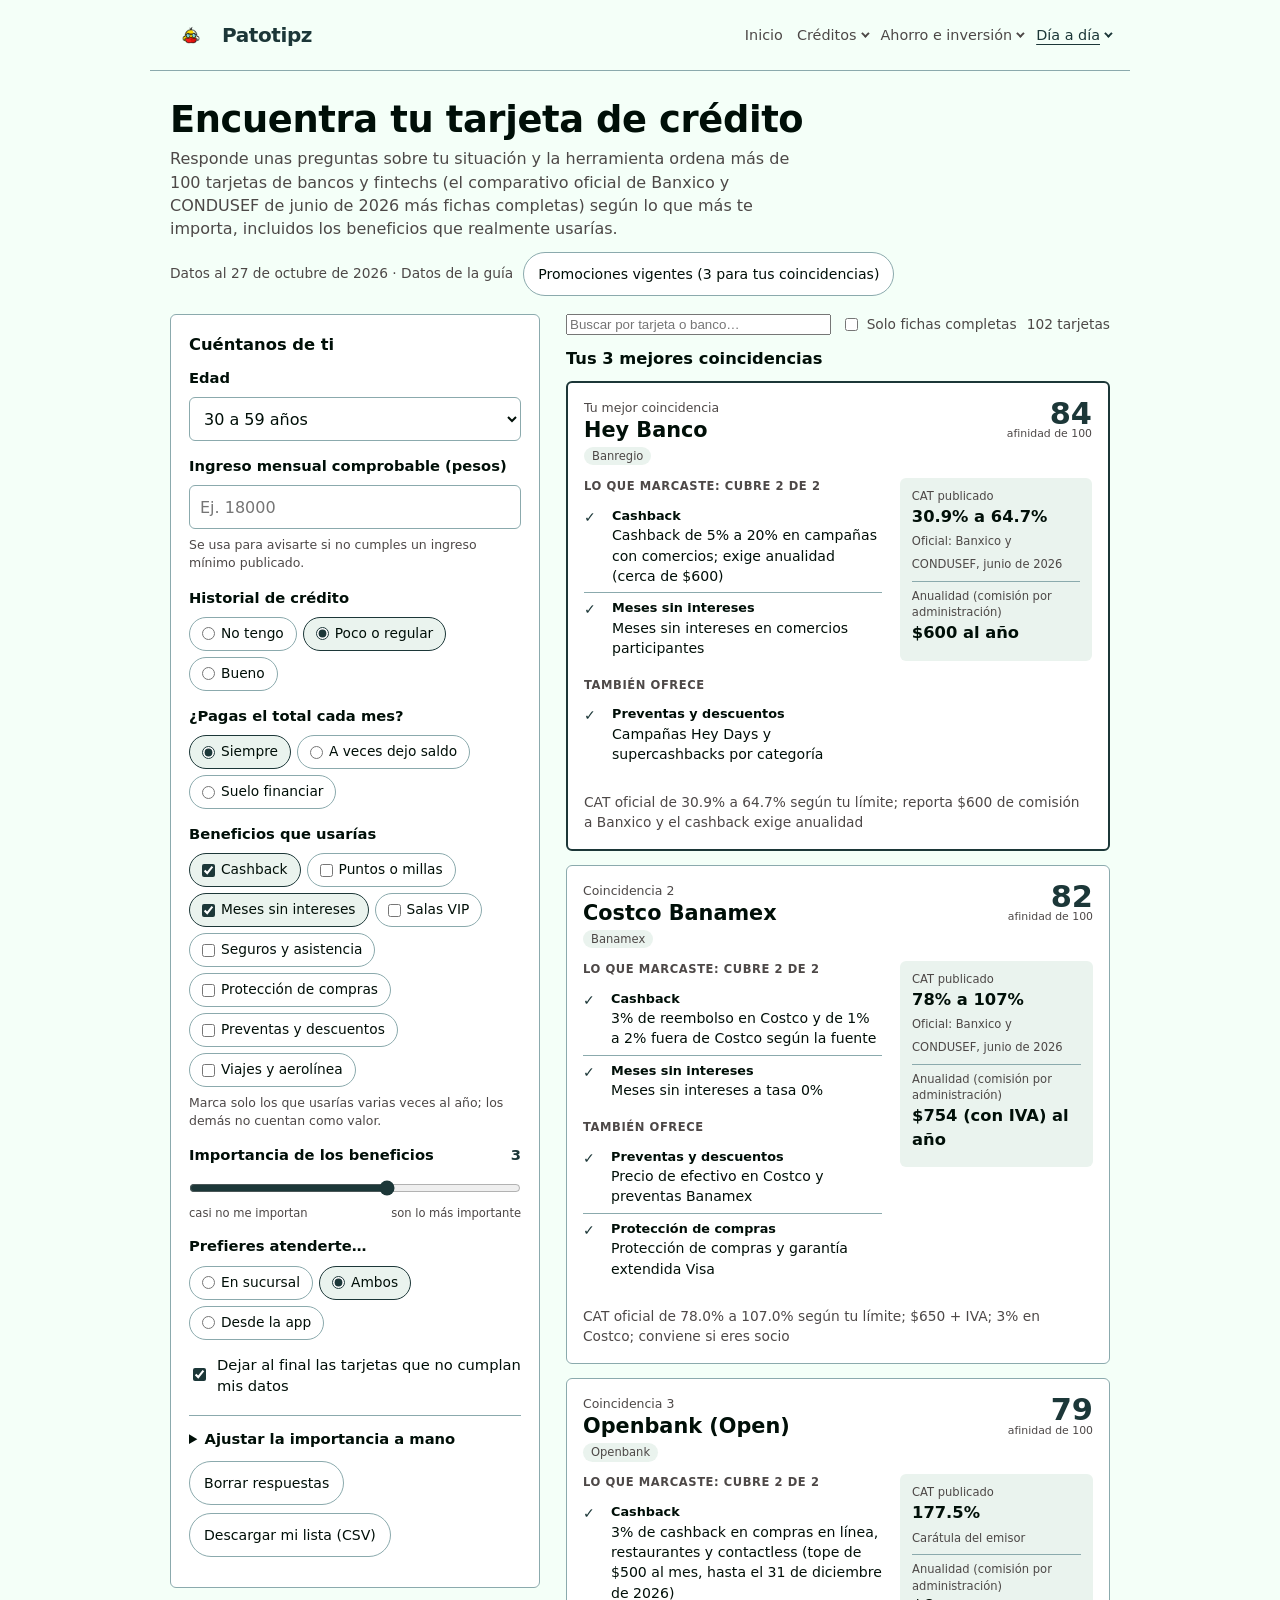
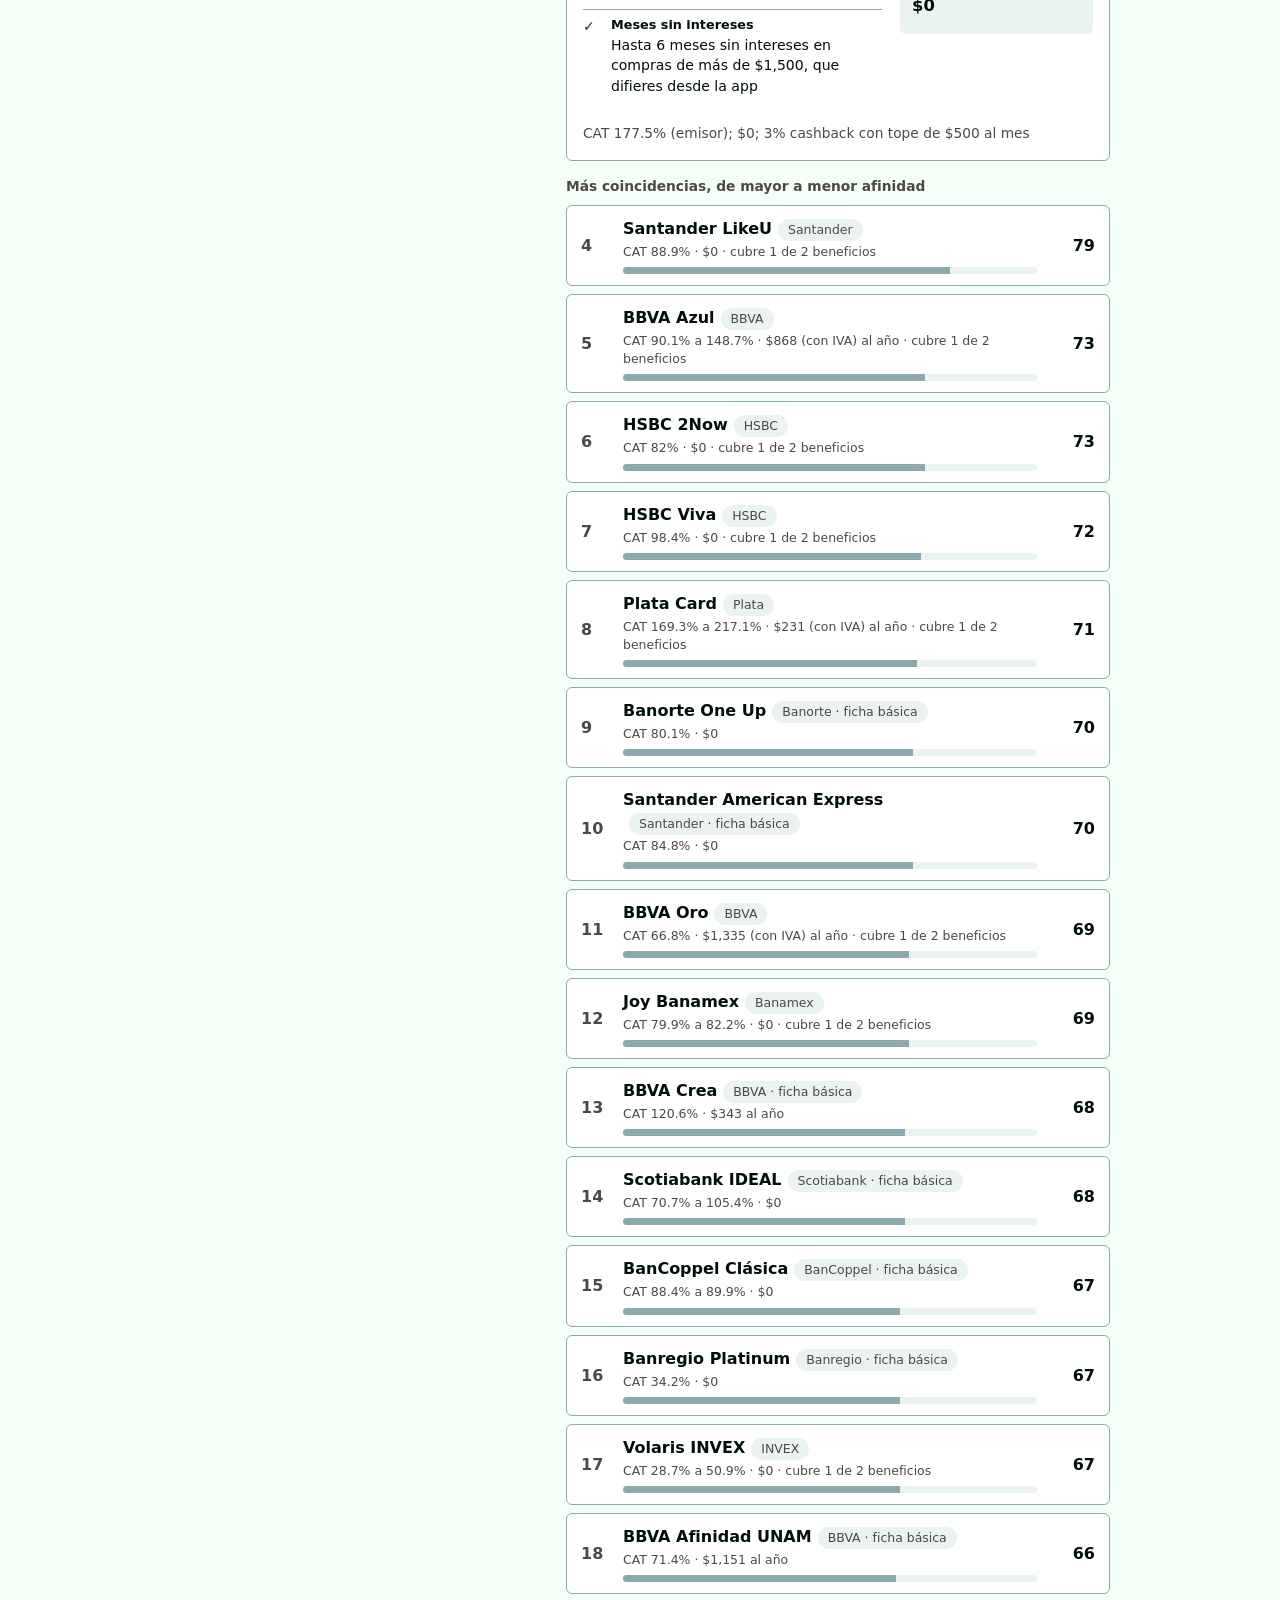
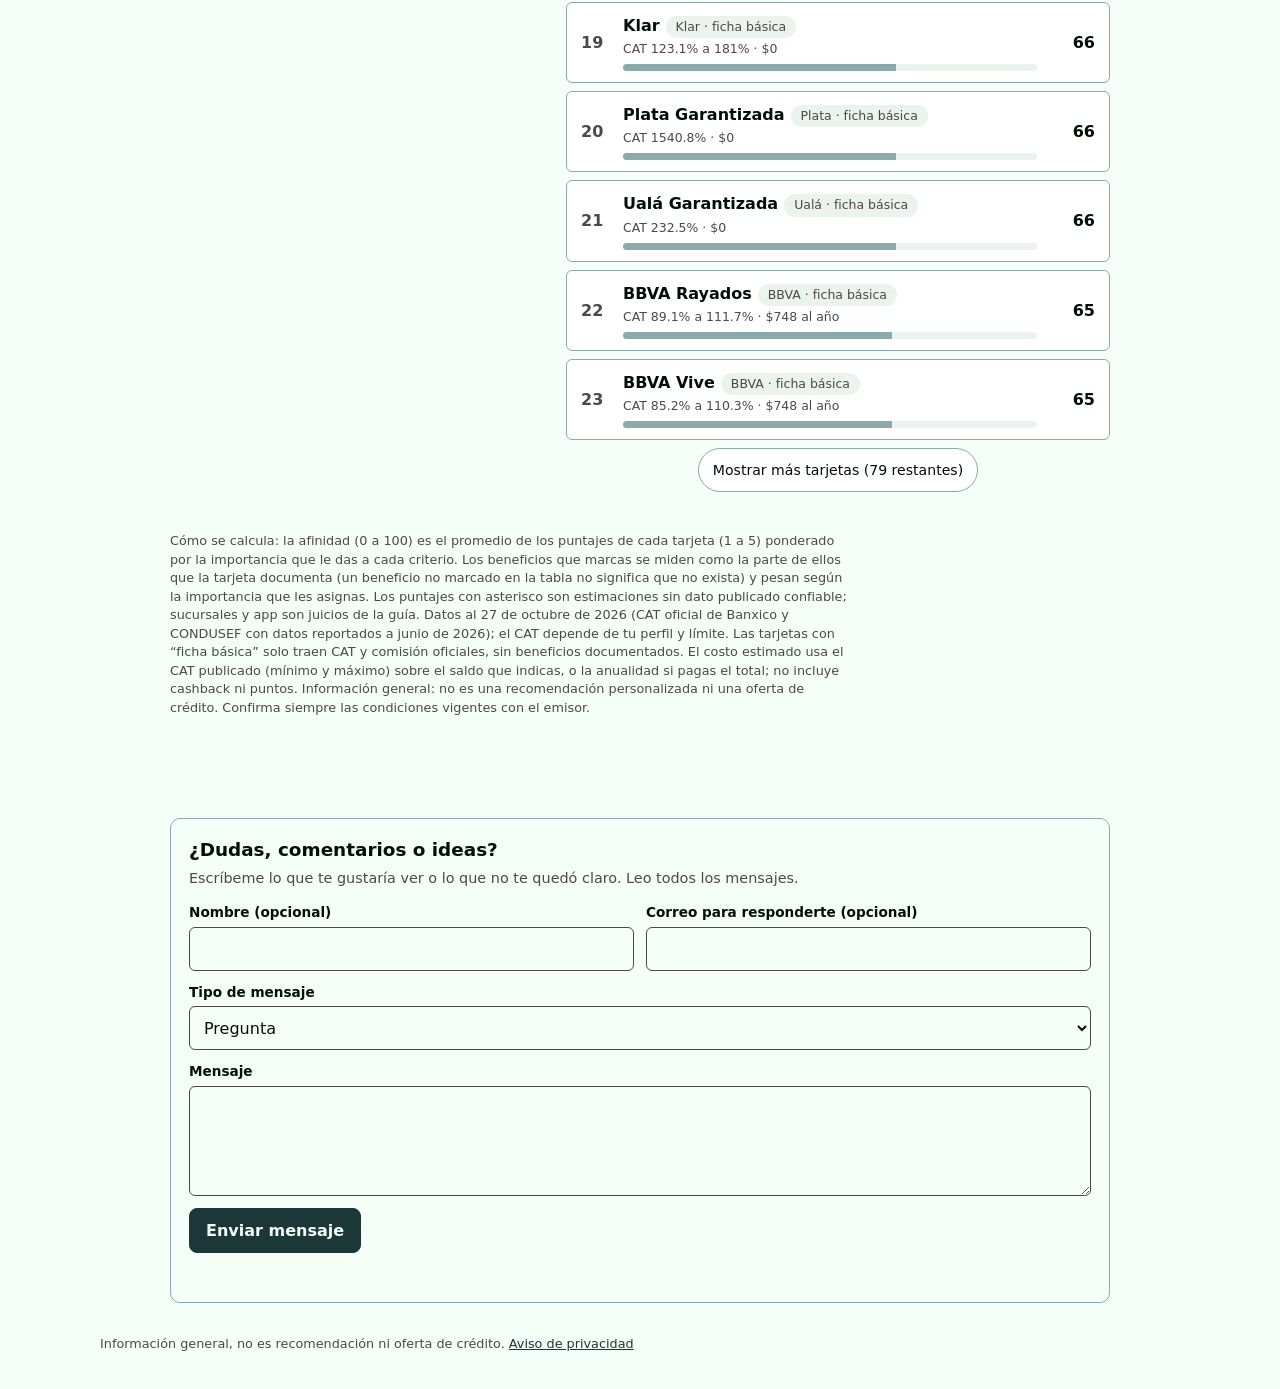
<file: tarjetas.html>
<!DOCTYPE html>
<html lang="es">
<head>
<meta charset="utf-8">
<meta name="viewport" content="width=device-width, initial-scale=1">
<title>Encuentra tu tarjeta de crédito | Patotipz</title>
<meta name="description" content="Compara más de 100 tarjetas de crédito de México según lo que te importa: CAT, anualidad, beneficios y promociones.">
<link rel="icon" type="image/png" href="assets/duck.png">
<link rel="stylesheet" href="assets/site.css">
<link rel="stylesheet" href="assets/widgets.css">
<link rel="stylesheet" href="assets/nav.css">
</head>
<body>
<header class="site-h">
  <a class="brand" href="index.html">
    <img src="assets/duck.png" alt="PatoTipz Logo" class="brand-logo">
    <span>Pato<span>tipz</span></span>
  </a>
  <nav aria-label="Principal">
    <a href="index.html">Inicio</a><div class="grp"><button type="button" aria-expanded="false" aria-haspopup="true">Créditos</button><div class="sub"><a href="hipoteca.html">Hipoteca</a><a href="infonavit.html">Infonavit</a><a href="auto.html">Crédito de auto</a></div></div><div class="grp"><button type="button" aria-expanded="false" aria-haspopup="true">Ahorro e inversión</button><div class="sub"><a href="cetes.html">CETES</a><a href="inversion.html">Simulador de inversión</a><a href="retiro.html">Retiro y PPR</a><a href="afores.html">Comparativo de Afores</a></div></div><div class="grp cur"><button type="button" aria-expanded="false" aria-haspopup="true">Día a día</button><div class="sub"><a href="tarjetas.html" aria-current="page">Tarjetas de crédito</a><a href="sueldo.html">Sueldo y finiquito</a></div></div>
  </nav>
</header>
  <style>
:root {
  /* Backgrounds */
  --bg: #F4FFF8;
  --surface: #EAF3EE;
  --card: #FFFFFF;

  /* Typography */
  --ink: #000F08;
  --muted: #4D4847;
  --line: #8BAAAD;

  /* Primary palette */
  --deep: #1C3738;
  --green: #8BAAAD;

  /* Charts */
  --bar: #8BAAAD;
  --bar-top: #1C3738;

  /* Components */
  --chip: #FFFFFF;
  --focus: #1C3738;

  /* Alerts */
  --warn: #805000;
  --warn-bg: #FFF2D9;

  /* Contrast */
  --on-deep: #F4FFF8;

  box-sizing: border-box;
  padding-top: env(safe-area-inset-top, 0px);
  padding-bottom: env(safe-area-inset-bottom, 0px);
  color-scheme: light;
}

/* AUTOMATIC DARK MODE */
@media (prefers-color-scheme: dark) {
  :root:not([data-theme="light"]) {
    --bg: #000F08;
    --surface: #1C3738;
    --card: #1C3738;

    --ink: #F4FFF8;
    --muted: #8BAAAD;
    --line: #4D4847;

    --deep: #8BAAAD;
    --green: #8BAAAD;

    --bar: #4D4847;
    --bar-top: #8BAAAD;

    --chip: #1C3738;
    --focus: #F4FFF8;

    --warn: #FFD08A;
    --warn-bg: #332714;

    --on-deep: #000F08;

    color-scheme: dark;
  }
}

*,*::before,*::after{box-sizing:border-box}
html,body{margin:0;background:var(--bg);color:var(--ink);font-family:Aptos,"Segoe UI",system-ui,-apple-system,Helvetica,Arial,sans-serif;line-height:1.45}
h1{font-size:clamp(1.6rem,3.2vw,2.3rem);line-height:1.15;margin:0 0 6px;letter-spacing:-.01em}
h2{font-size:1.02rem;margin:0 0 10px}
.lead{color:var(--muted);margin:0 0 18px;max-width:64ch}
.tabs{display:flex;gap:6px;border-bottom:1px solid var(--line);margin-bottom:22px}
.tabs button{font:inherit;background:none;border:0;border-bottom:3px solid transparent;color:var(--muted);padding:10px 14px;cursor:pointer;font-weight:600}
.tabs button[aria-selected="true"]{color:var(--deep);border-bottom-color:var(--deep)}
.tabs button:focus-visible,button:focus-visible,input:focus-visible,select:focus-visible,textarea:focus-visible{outline:2px solid var(--focus);outline-offset:2px}
.layout{display:grid;grid-template-columns:minmax(0,370px) minmax(0,1fr);gap:26px;align-items:start}
@media (max-width:860px){.layout{grid-template-columns:1fr}}
.panel{border:1px solid var(--line);background:var(--card);border-radius:6px;padding:18px}
.field{margin-bottom:14px}
.field>label,.field>.lab{display:block;font-weight:600;font-size:.92rem;margin-bottom:5px}
.field small{display:block;color:var(--muted);font-size:.78rem;margin-top:3px}
input[type=number],input[type=text],select,textarea{font:inherit;width:100%;color:var(--ink);background:var(--chip);border:1px solid var(--line);border-radius:6px;padding:8px 10px}
.opts{display:flex;flex-wrap:wrap;gap:6px}
.opts label{font-weight:500;font-size:.86rem;display:inline-flex;align-items:center;gap:6px;border:1px solid var(--line);background:var(--chip);border-radius:999px;padding:6px 12px;cursor:pointer}
.opts input{accent-color:var(--deep);margin:0}
.opts label:has(input:checked){border-color:var(--deep);background:var(--surface)}
details{border-top:1px solid var(--line);padding-top:12px;margin-top:6px}
summary{cursor:pointer;font-weight:600;font-size:.92rem}
.crit{padding:8px 0}
.crit label{display:flex;justify-content:space-between;font-weight:600;font-size:.88rem}
.crit .val{color:var(--deep);font-variant-numeric:tabular-nums}
input[type=range]{width:100%;accent-color:var(--deep);height:26px;margin:0}
.btn{font:inherit;font-size:.88rem;color:var(--ink);background:var(--chip);border:1px solid var(--line);border-radius:999px;padding:7px 14px;cursor:pointer}
.btn:hover{border-color:var(--deep)}
.btn.primary{background:var(--deep);border-color:var(--deep);color:var(--on-deep)}
.best{border:2px solid var(--deep);border-radius:6px;background:var(--card);padding:18px 18px 16px;margin-bottom:14px}
.best .kicker{color:var(--muted);font-size:.82rem;margin:0 0 2px}
.best h3{margin:0;font-size:1.5rem;line-height:1.15}
.best .aff{float:right;text-align:right;font-weight:700;font-size:2rem;color:var(--deep);line-height:1}
.best .aff small{display:block;font-size:.72rem;font-weight:500;color:var(--muted)}
.why{margin:12px 0 0;padding:0;list-style:none}
.why li{padding:4px 0 4px 18px;position:relative;font-size:.92rem}
.why li::before{content:"";position:absolute;left:2px;top:.85em;width:8px;height:8px;border-radius:50%;background:var(--deep)}
.facts{display:grid;grid-template-columns:repeat(auto-fit,minmax(150px,1fr));gap:8px;margin:14px 0 0}
.fact{background:var(--surface);border-radius:4px;padding:8px 10px;font-size:.8rem;color:var(--muted)}
.fact b{display:block;color:var(--ink);font-size:.98rem}
.warn{margin:12px 0 0;background:var(--warn-bg);color:var(--warn);border-radius:4px;padding:8px 10px;font-size:.85rem}
ol.list{list-style:none;margin:0;padding:0}
.row{border:1px solid var(--line);background:var(--card);border-radius:6px;margin-bottom:8px}
.row button.head{all:unset;display:grid;grid-template-columns:2em minmax(0,1fr) 3em;gap:10px;align-items:center;width:100%;padding:11px 14px;cursor:pointer;box-sizing:border-box}
.row button.head:focus-visible{outline:2px solid var(--focus);outline-offset:2px;border-radius:6px}
.rank{font-weight:700;color:var(--muted);font-variant-numeric:tabular-nums}
.name{font-weight:650}.tag{font-weight:400;color:var(--muted);font-size:.78rem;margin-left:6px}
.meter{height:7px;border-radius:4px;background:var(--surface);margin-top:6px;overflow:hidden}
.meter i{display:block;height:100%;background:var(--bar);width:0;transition:width .25s ease}
.row.top .meter i{background:var(--bar-top)}
.score{font-weight:700;text-align:right;font-variant-numeric:tabular-nums}
.detail{display:none;padding:0 14px 14px;border-top:1px dashed var(--line)}
.row.open .detail{display:block}
.note{color:var(--muted);font-size:.86rem;margin:10px 0 8px}
.cells{display:grid;grid-template-columns:repeat(4,minmax(0,1fr));gap:6px}
@media (min-width:560px){.cells{grid-template-columns:repeat(8,minmax(0,1fr))}}
.cell{background:var(--surface);border-radius:4px;padding:6px 4px;text-align:center;font-size:.7rem;color:var(--muted)}
.cell b{display:block;font-size:.98rem;color:var(--ink)}
.chip-w{display:inline-block;margin-top:6px;font-size:.78rem;color:var(--warn);background:var(--warn-bg);border-radius:999px;padding:2px 9px}
.sub{color:var(--muted);font-size:.86rem;margin:14px 0 8px}
.scroll{overflow-x:auto;border:1px solid var(--line);border-radius:6px}
table{border-collapse:collapse;width:100%;min-width:2300px;font-size:.82rem}
th,td{padding:5px 6px;border-bottom:1px solid var(--line);text-align:left;vertical-align:middle}
th{background:var(--surface);font-weight:600;position:sticky;top:0}
td input,td select{padding:5px 6px;font-size:.82rem}
td input[type=number]{width:78px}
td input[data-f=incomeMin],td input[data-f=fee]{width:96px}
td select{min-width:112px}
td select[data-f=group]{min-width:150px}
td.sc input{width:46px;text-align:center}
td.nm input{min-width:150px}td.nt input{min-width:230px}
.tools{display:flex;flex-wrap:wrap;gap:8px;margin:12px 0}
textarea{min-height:130px;font-family:ui-monospace,Menlo,Consolas,monospace;font-size:.76rem}
.legal{margin-top:26px;color:var(--muted);font-size:.8rem;max-width:84ch}

.metarow{display:flex;flex-wrap:wrap;align-items:center;gap:10px;margin:-6px 0 18px;color:var(--muted);font-size:.86rem}
.chg{border:1px solid var(--line);border-radius:6px;padding:10px 12px;margin-bottom:8px;background:var(--card)}
.chg label{display:flex;gap:10px;align-items:flex-start;font-weight:600;font-size:.92rem;cursor:pointer}
.chg ul{margin:6px 0 0 28px;padding:0;font-size:.84rem;color:var(--muted)}
.chg li b{color:var(--ink)}
.tag-add{font-size:.72rem;background:var(--surface);color:var(--deep);border-radius:999px;padding:1px 8px;margin-left:6px;font-weight:600}
.okmsg{color:var(--deep)} .errmsg{color:var(--warn)}
code{font-family:ui-monospace,Menlo,Consolas,monospace;font-size:.82rem;background:var(--surface);padding:1px 5px;border-radius:3px}
pre{background:var(--surface);padding:10px 12px;border-radius:6px;overflow-x:auto;font-size:.78rem}
.tiles{display:grid;gap:14px;margin-bottom:16px}
.tile{border:1px solid var(--line);border-radius:6px;padding:16px;background:var(--card)}
.tile.first{border:2px solid var(--deep)}
.tile-h{display:flex;justify-content:space-between;align-items:flex-start;gap:12px}
.tile-h .kick{color:var(--muted);font-size:.78rem;margin:0 0 2px}
.tile-h h3{margin:0;font-size:1.3rem;line-height:1.15}
.tile-h .aff{text-align:right;font-weight:700;font-size:1.9rem;color:var(--deep);line-height:1}
.tile-h .aff small{display:block;font-size:.68rem;font-weight:500;color:var(--muted)}
.pill{display:inline-block;font-size:.72rem;border-radius:999px;padding:1px 8px;margin:4px 6px 0 0;background:var(--surface);color:var(--muted)}
.pill.basic{background:var(--warn-bg);color:var(--warn)}
.tile-grid{display:grid;grid-template-columns:minmax(0,1.55fr) minmax(0,1fr);gap:18px;margin-top:12px}
@media(max-width:640px){.tile-grid{grid-template-columns:1fr}}
.ben-h{font-size:.72rem;text-transform:uppercase;letter-spacing:.05em;color:var(--muted);margin:0 0 6px;font-weight:600}
ul.ben{list-style:none;margin:0 0 12px;padding:0}
ul.ben li{display:grid;grid-template-columns:22px minmax(0,1fr);gap:6px;padding:6px 0;border-top:1px solid var(--line);font-size:.88rem}
ul.ben li:first-child{border-top:0}
ul.ben .mk{font-weight:700;color:var(--deep)}
ul.ben li.n{color:var(--muted)} ul.ben li.n .mk{color:var(--muted)}
ul.ben b{display:block;font-size:.8rem}
.costbox{background:var(--surface);border-radius:6px;padding:10px 12px;align-self:start}
.cf{padding:6px 0;border-top:1px solid var(--line)} .cf:first-child{border-top:0;padding-top:0}
.cf small{display:block;color:var(--muted);font-size:.72rem}
.cf b{display:block;font-size:1.02rem}
.cf em{font-style:normal;color:var(--muted);font-size:.72rem}
.basic-note{background:var(--warn-bg);color:var(--warn);border-radius:4px;padding:8px 10px;font-size:.85rem;margin:0 0 10px}
.row .sublin{display:block;color:var(--muted);font-size:.78rem;margin-top:2px;font-weight:400}
.filters{display:flex;flex-wrap:wrap;gap:10px;align-items:center;margin:0 0 12px}
.filters input[type=search]{flex:1 1 200px;min-width:0}
.filters label{font-size:.86rem;color:var(--muted);display:inline-flex;gap:6px;align-items:center}
.more{display:block;margin:6px auto 14px}
dialog{border:1px solid var(--line);border-radius:8px;background:var(--bg);color:var(--ink);width:calc(100% - 28px);max-width:780px;max-height:88vh;padding:0;overflow:hidden}
dialog::backdrop{background:rgba(0,0,0,.5)}
dialog[open]{display:flex;flex-direction:column}
.dlg-h{display:flex;justify-content:space-between;align-items:center;gap:12px;padding:16px 18px 8px}
.dlg-h h2{margin:0;font-size:1.15rem}
.dlg-body{overflow-y:auto;padding:0 18px 18px}
.seasons{display:flex;flex-wrap:wrap;gap:6px;margin:6px 0 10px}
.seasons button{font:inherit;font-size:.86rem;background:var(--chip);color:var(--ink);border:1px solid var(--line);border-radius:999px;padding:6px 12px;cursor:pointer}
.seasons button[aria-selected="true"]{background:var(--deep);border-color:var(--deep);color:var(--on-deep)}
.promo{border:1px solid var(--line);border-radius:6px;padding:12px 14px;margin-bottom:10px;background:var(--card)}
.promo h3{margin:0 0 2px;font-size:1rem}
.promo .iss{font-size:.78rem;color:var(--muted)}
.promo p{margin:6px 0;font-size:.88rem}
.promo .cond{color:var(--muted);font-size:.8rem}
.badge{display:inline-block;font-size:.7rem;font-weight:600;border-radius:999px;padding:1px 8px;margin-left:6px;background:var(--surface);color:var(--muted)}
.badge.new{background:var(--deep);color:var(--on-deep)}
.mchips{display:flex;flex-wrap:wrap;gap:4px;margin-top:6px}
.mchips span{font-size:.74rem;background:var(--surface);border-radius:999px;padding:2px 8px}
[hidden]{display:none!important}
@media (prefers-reduced-motion:reduce){.meter i{transition:none}}
</style>
<link rel="stylesheet" href="assets/widgets.css">
</head>
<body>
<main>
<h1>Encuentra tu tarjeta de crédito</h1>
<p class="lead">Responde unas preguntas sobre tu situación y la herramienta ordena más de 100 tarjetas de bancos y fintechs (el comparativo oficial de Banxico y CONDUSEF de junio de 2026 más fichas completas) según lo que más te importa, incluidos los beneficios que realmente usarías.</p>
<div class="metarow"><span id="meta-top"></span><button class="btn" id="promoBtn" type="button">Promociones vigentes</button></div>

<section id="p-find" role="tabpanel" aria-labelledby="t-find">
 <div class="layout">
  <form class="panel" id="form" autocomplete="off" onsubmit="return false">
   <h2>Cuéntanos de ti</h2>
   <div class="field"><label for="age">Edad</label>
     <select id="age"><option value="young">18 a 29 años</option><option value="adult" selected>30 a 59 años</option><option value="senior">60 años o más</option></select></div>
   <div class="field"><label for="income">Ingreso mensual comprobable (pesos)</label>
     <input type="number" id="income" inputmode="numeric" min="0" step="500" placeholder="Ej. 18000"><small>Se usa para avisarte si no cumples un ingreso mínimo publicado.</small></div>
   <div class="field"><span class="lab">Historial de crédito</span>
     <div class="opts" data-name="hist"><label><input type="radio" name="hist" value="none">No tengo</label><label><input type="radio" name="hist" value="some" checked>Poco o regular</label><label><input type="radio" name="hist" value="good">Bueno</label></div></div>
   <div class="field"><span class="lab">¿Pagas el total cada mes?</span>
     <div class="opts"><label><input type="radio" name="pay" value="always" checked>Siempre</label><label><input type="radio" name="pay" value="some">A veces dejo saldo</label><label><input type="radio" name="pay" value="never">Suelo financiar</label></div></div>
   <div class="field" id="bal-wrap" hidden><label for="balance">Saldo que sueles dejar sin pagar (pesos)</label>
     <input type="number" id="balance" inputmode="numeric" min="0" step="500" value="5000"><small>Sirve para estimar cuánto te costaría financiar con cada tarjeta.</small></div>
   <div class="field"><span class="lab">Beneficios que usarías</span>
     <div class="opts" id="benopts"></div><small>Marca solo los que usarías varias veces al año; los demás no cuentan como valor.</small></div>
   <div class="field" id="benlevel-wrap"><label for="benlevel" style="display:flex;justify-content:space-between">Importancia de los beneficios <span class="val" id="benlevel-v" style="color:var(--deep);font-weight:700">3</span></label>
     <input type="range" id="benlevel" min="0" max="5" step="1" value="3"><div class="scale" style="display:flex;justify-content:space-between;font-size:.72rem;color:var(--muted)"><span>casi no me importan</span><span>son lo más importante</span></div></div>
   <div class="field"><span class="lab">Prefieres atenderte…</span>
     <div class="opts"><label><input type="radio" name="svc" value="branch">En sucursal</label><label><input type="radio" name="svc" value="both" checked>Ambos</label><label><input type="radio" name="svc" value="app">Desde la app</label></div></div>
   <div class="field"><label class="lab" style="display:flex;gap:8px;align-items:center;font-weight:500"><input type="checkbox" id="hide" checked style="accent-color:var(--deep)">Dejar al final las tarjetas que no cumplan mis datos</label></div>
   <details><summary>Ajustar la importancia a mano</summary>
     <p class="sub" style="margin-top:8px">Se llenan solos con tus respuestas; muévelos si quieres afinar (0 a 5).</p>
     <div id="sliders"></div></details>
   <div class="tools"><button class="btn" id="reset" type="button">Borrar respuestas</button> <button class="btn" id="csvBtn" type="button">Descargar mi lista (CSV)</button></div>
  </form>

  <div aria-live="polite">
   <div class="filters"><input type="search" id="q" placeholder="Buscar por tarjeta o banco…" aria-label="Buscar tarjeta o banco"><label><input type="checkbox" id="onlyFull" style="accent-color:var(--deep)">Solo fichas completas</label><span class="sub" id="count" style="margin:0"></span></div>
   <h2 style="margin:0 0 10px">Tus 3 mejores coincidencias</h2>
   <div class="tiles" id="tiles"></div>
   <h2 class="sub" style="margin:6px 0 8px">Más coincidencias, de mayor a menor afinidad</h2>
   <ol class="list" id="results"></ol>
   <button class="btn more" id="more" type="button" hidden>Mostrar más tarjetas</button>
   <div id="out-wrap" hidden><p class="sub">No cumplen con tus datos (ingreso o historial)</p><ol class="list" id="out"></ol></div>
  </div>
 </div>
</section>



<dialog id="promoDlg" aria-labelledby="promoTitle">
  <div class="dlg-h"><h2 id="promoTitle">Promociones vigentes</h2><button class="btn" id="promoClose" type="button">Cerrar</button></div>
  <div class="dlg-body">
    <p class="sub" id="promoAsOf" style="margin:0 0 8px;font-weight:600"></p>
    <p class="sub" id="promoNotice" style="margin:0 0 10px"></p>
    <label class="sub" style="display:flex;gap:8px;align-items:center;margin:0 0 12px"><input type="checkbox" id="promoMine" checked style="accent-color:var(--deep)">Mostrar solo las que aplican a mis 10 mejores coincidencias</label>
    <div id="promoList"></div>
    <p class="sub" style="margin-top:12px">Solo se muestran promociones con fecha vigente hoy. Casi todas piden registro previo, montos mínimos y comercios participantes. Confirma los términos con el banco antes de comprar.</p>
  </div>
</dialog>

<p class="legal">Cómo se calcula: la afinidad (0 a 100) es el promedio de los puntajes de cada tarjeta (1 a 5) ponderado por la importancia que le das a cada criterio. Los beneficios que marcas se miden como la parte de ellos que la tarjeta documenta (un beneficio no marcado en la tabla no significa que no exista) y pesan según la importancia que les asignas. Los puntajes con asterisco son estimaciones sin dato publicado confiable; sucursales y app son juicios de la guía. Datos al 27 de octubre de 2026 (CAT oficial de Banxico y CONDUSEF con datos reportados a junio de 2026); el CAT depende de tu perfil y límite. Las tarjetas con “ficha básica” solo traen CAT y comisión oficiales, sin beneficios documentados. El costo estimado usa el CAT publicado (mínimo y máximo) sobre el saldo que indicas, o la anualidad si pagas el total; no incluye cashback ni puntos. Información general: no es una recomendación personalizada ni una oferta de crédito. Confirma siempre las condiciones vigentes con el emisor.</p>
</main>
<div id="comments"></div>
<p style="max-width:1120px;margin:0 auto;padding:0 20px 36px;font-size:.8rem;color:var(--muted)">Información general, no es recomendación ni oferta de crédito. <a href="privacidad.html" style="color:var(--deep)">Aviso de privacidad</a></p>
<script>
const DEFAULT = {"criteria": [{"k": "cat", "label": "CAT bajo", "hint": "Si a veces financias, el costo anual total de la tarjeta"}, {"k": "fee", "label": "Anualidad baja", "hint": "Lo que pagas al año aunque no uses la línea"}, {"k": "rew", "label": "Cashback y recompensas", "hint": "Dinero o puntos por tus compras"}, {"k": "msi", "label": "Meses sin intereses", "hint": "Compras grandes a meses (por ejemplo, Buen Fin)"}, {"k": "trip", "label": "Viajes y seguros", "hint": "Salas VIP, seguros de viaje, hotel o asistencia"}, {"k": "ok", "label": "Fácil de aprobar", "hint": "Sin historial o con requisitos de ingreso bajos"}, {"k": "branch", "label": "Sucursales", "hint": "Atención presencial cuando la necesitas"}, {"k": "app", "label": "App y control digital", "hint": "Bloquear tarjeta, ver gastos y pagar desde el celular"}], "cards": [{"name": "Volaris INVEX", "group": "General", "scores": [5, 5, 3, 3, 3, 3, 2, 3], "est": [3, 5, 6, 7], "perks": ["air", "cash"], "perkText": {"cash": "1% de bonificación en el monedero Volaris", "air": "Vuelo de bienvenida sin tarifa y maleta documentada gratis"}, "issuer": "INVEX", "basic": false, "tier": "", "catLow": 28.7, "catHigh": 50.9, "fee": 0, "iva": false, "incomeMin": null, "hist": "?", "catSrc": "of", "note": "CAT oficial de 28.7% a 50.9% según tu límite; $0 de comisión; vuelo de bienvenida y maleta"}, {"name": "Hey Banco", "group": "General", "scores": [5, 4, 4, 4, 1, 4, 3, 5], "est": [], "perks": ["cash", "msi", "perks"], "perkText": {"cash": "Cashback de 5% a 20% en campañas con comercios; exige anualidad (cerca de $600)", "msi": "Meses sin intereses en comercios participantes", "perks": "Campañas Hey Days y supercashbacks por categoría"}, "issuer": "Banregio", "basic": false, "tier": "", "catLow": 30.9, "catHigh": 64.7, "fee": 600, "iva": false, "incomeMin": null, "hist": "?", "catSrc": "of", "note": "CAT oficial de 30.9% a 64.7% según tu límite; reporta $600 de comisión a Banxico y el cashback exige anualidad"}, {"name": "Santander LikeU", "group": "General y jóvenes", "scores": [2, 4, 5, 3, 1, 3, 4, 5], "est": [3, 4, 5], "perks": ["cash"], "perkText": {"cash": "Hasta 6% de cashback en supermercados, restaurantes y farmacias"}, "issuer": "Santander", "basic": false, "tier": "", "catLow": 88.9, "catHigh": 88.9, "fee": 0, "iva": false, "incomeMin": null, "hist": "?", "catSrc": "of", "note": "CAT oficial 88.9% (Oro); cashback hasta 6% por categoría"}, {"name": "HSBC 2Now", "group": "General", "scores": [2, 4, 5, 3, 2, 3, 3, 4], "est": [3, 5, 7], "perks": ["cash"], "perkText": {"cash": "2% de cashback en todas tus compras"}, "issuer": "HSBC", "basic": false, "tier": "", "catLow": 82.0, "catHigh": 82.0, "fee": 0, "iva": false, "incomeMin": null, "hist": "?", "catSrc": "of", "note": "CAT oficial 82.0% (Oro); 2% de cashback"}, {"name": "BBVA Azul", "group": "General", "scores": [2, 3, 3, 5, 1, 4, 5, 5], "est": [4], "perks": ["msi", "pts"], "perkText": {"pts": "Puntos BBVA (en el Buen Fin 2025 daba 9% de tus compras en puntos)", "msi": "Meses sin intereses en comercios participantes"}, "issuer": "BBVA", "basic": false, "tier": "", "catLow": 90.1, "catHigh": 148.7, "fee": 748, "iva": true, "incomeMin": 6000, "hist": "?", "catSrc": "of", "note": "CAT oficial de 90.1% a 148.7% según tu límite; $748 de comisión"}, {"name": "Vexi", "group": "Jóvenes", "scores": [4, 4, 1, 3, 1, 5, 1, 4], "est": [3, 7], "perks": [], "perkText": {}, "issuer": "Vexi", "basic": false, "tier": "", "catLow": 48.2, "catHigh": 95.6, "fee": 0, "iva": false, "incomeMin": 2000, "hist": "no", "catSrc": "re", "note": "CAT 48.2% a 95.6% (ref.); sin historial"}, {"name": "Nu México", "group": "Jóvenes", "scores": [1, 5, 1, 3, 2, 5, 1, 5], "est": [], "perks": ["insure", "msi", "protect"], "perkText": {"msi": "Meses sin intereses y opción de adelantar pagos con descuento", "protect": "Protección de compras y garantía extendida de Mastercard Gold", "insure": "Asistencia mundial 24/7"}, "issuer": "Nu", "basic": false, "tier": "", "catLow": 150.1, "catHigh": 150.1, "fee": 0, "iva": false, "incomeMin": null, "hist": "no", "catSrc": "em", "note": "CAT promedio 150.1% (carátula de ago. 2026); sin anualidad"}, {"name": "Stori", "group": "Jóvenes", "scores": [2, 5, 1, 3, 1, 5, 1, 4], "est": [2, 3, 7], "perks": [], "perkText": {}, "issuer": "Stori", "basic": false, "tier": "", "catLow": 85.3, "catHigh": 108.4, "fee": 0, "iva": false, "incomeMin": null, "hist": "no", "catSrc": "re", "note": "CAT 85.3% a 108.4% (ref.); alta aprobación"}, {"name": "Mercado Pago", "group": "Jóvenes", "scores": [1, 5, 1, 4, 1, 5, 1, 5], "est": [], "perks": ["msi", "perks"], "perkText": {"msi": "Meses sin intereses en Mercado Libre (hasta 24 MSI en campañas)", "perks": "Beneficios y promociones dentro de Mercado Libre"}, "issuer": "Mercado Pago", "basic": false, "tier": "", "catLow": 118.0, "catHigh": 136.0, "fee": 0, "iva": false, "incomeMin": null, "hist": "no", "catSrc": "re", "note": "CAT 118% a 136% (ref.); meses en Mercado Libre"}, {"name": "Inbursa Óptima", "group": "Adultos", "scores": [4, 4, 3, 3, 2, 3, 4, 3], "est": [5, 7], "perks": ["insure", "pts"], "perkText": {"pts": "Programa de recompensas Inbursa", "insure": "Membresía médica incluida"}, "issuer": "Inbursa", "basic": false, "tier": "", "catLow": 48.4, "catHigh": 48.4, "fee": 650, "iva": false, "incomeMin": null, "hist": "si", "catSrc": "of", "note": "CAT oficial 48.4% (Oro); $650; devuelve 20% de intereses si pagas a tiempo"}, {"name": "Banregio Más / Oro", "group": "Adultos", "scores": [5, 3, 3, 3, 2, 3, 3, 3], "est": [1, 2, 3, 4, 5, 7], "perks": [], "perkText": {}, "issuer": "Banregio", "basic": false, "tier": "", "catLow": 32.6, "catHigh": 40.2, "fee": 0, "iva": false, "incomeMin": null, "hist": "?", "catSrc": "of", "note": "CAT oficial 32.6% (Más) a 40.2% (Win, Oro); $0 de comisión"}, {"name": "Walmart INVEX", "group": "Adultos", "scores": [5, 3, 3, 3, 1, 3, 2, 3], "est": [1, 2, 3, 4, 5, 6, 7], "perks": [], "perkText": {}, "issuer": "INVEX", "basic": false, "tier": "", "catLow": 31.2, "catHigh": 31.2, "fee": 0, "iva": false, "incomeMin": null, "hist": "?", "catSrc": "of", "note": "CAT oficial 31.2%; $0 de comisión; tarjeta de tienda"}, {"name": "BBVA Oro", "group": "Adultos", "scores": [3, 3, 3, 4, 2, 2, 5, 5], "est": [4], "perks": ["msi", "pts"], "perkText": {"pts": "Puntos BBVA (11% en puntos en promociones)", "msi": "Meses sin intereses en comercios participantes"}, "issuer": "BBVA", "basic": false, "tier": "", "catLow": 66.8, "catHigh": 66.8, "fee": 1151, "iva": true, "incomeMin": 20000, "hist": "si", "catSrc": "of", "note": "CAT oficial 66.8%; $1,151; ingreso mínimo de $20,000"}, {"name": "Santander Gold", "group": "Adultos", "scores": [3, 4, 3, 3, 3, 3, 4, 4], "est": [3, 5, 7], "perks": ["insure", "lounge", "pts"], "perkText": {"lounge": "2 accesos de sala VIP LoungeKey", "pts": "Puntos Unique Rewards", "insure": "Concierge y asistencia de viajes"}, "issuer": "Santander", "basic": false, "tier": "", "catLow": 70.4, "catHigh": 70.4, "fee": 630, "iva": false, "incomeMin": null, "hist": "si", "catSrc": "of", "note": "CAT oficial 70.4% (Unique Rewards Gold); $630; 2 accesos de sala"}, {"name": "Inbursa Platinum", "group": "Con anualidad", "scores": [4, 2, 3, 3, 4, 2, 4, 3], "est": [5, 7], "perks": ["cash", "lounge", "protect", "pts"], "perkText": {"lounge": "6 accesos VIP Priority Pass", "pts": "Puntos transferibles", "cash": "0.5% de cashback", "protect": "Seguro contra robo o extravío y liberación de saldo por fallecimiento (folletos de Inbursa)"}, "issuer": "Inbursa", "basic": false, "tier": "", "catLow": 40.9, "catHigh": 40.9, "fee": 1320, "iva": false, "incomeMin": null, "hist": "si", "catSrc": "of", "note": "CAT oficial 40.9%; $1,320; 6 accesos Priority Pass"}, {"name": "Banamex Platinum", "group": "Con anualidad", "scores": [4, 1, 3, 3, 4, 2, 4, 4], "est": [3, 5, 7], "perks": ["lounge", "perks", "pts"], "perkText": {"lounge": "Salones VIP Beyond (número de accesos por confirmar)", "pts": "Puntos Premia", "perks": "Preventas exclusivas de conciertos y eventos"}, "issuer": "Banamex", "basic": false, "tier": "", "catLow": 39.0, "catHigh": 39.0, "fee": 2725, "iva": true, "incomeMin": null, "hist": "si", "catSrc": "of", "note": "CAT oficial 39.0%; $2,725 + IVA; salones Beyond"}, {"name": "Santander Unique Rewards", "group": "Con anualidad", "scores": [2, 2, 4, 3, 5, 2, 4, 4], "est": [3, 5, 7], "perks": ["air", "insure", "lounge", "pts"], "perkText": {"lounge": "10 accesos VIP LoungeKey", "pts": "Puntos triples Unique Rewards", "insure": "Seguros de viaje de amplia cobertura", "air": "Una noche de hotel gratis por aniversario"}, "issuer": "Santander", "basic": false, "tier": "", "catLow": 81.2, "catHigh": 81.2, "fee": 2500, "iva": false, "incomeMin": null, "hist": "si", "catSrc": "of", "note": "CAT oficial 81.2% (Platinum); $2,500; 10 accesos y noche de hotel"}, {"name": "Amex Gold Elite", "group": "Con anualidad", "scores": [2, 2, 4, 4, 3, 2, 2, 4], "est": [5, 6, 7], "perks": ["insure", "msi", "perks", "protect", "pts"], "perkText": {"pts": "Membership Rewards", "insure": "Seguro de viajes", "protect": "Protección de compras", "perks": "Beneficios en Starbucks y Walmart", "msi": "Meses sin intereses (6 meses en comercios participantes)"}, "issuer": "American Express", "basic": false, "tier": "", "catLow": 97.5, "catHigh": 97.5, "fee": 1700, "iva": true, "incomeMin": null, "hist": "si", "catSrc": "re", "note": "CAT 97.5% (ref.); $1,700 + IVA; primer año gratis"}, {"name": "Amex Platinum (crédito)", "group": "Con anualidad", "scores": [2, 1, 3, 5, 5, 2, 2, 4], "est": [5, 6, 7], "perks": ["insure", "lounge", "msi", "protect"], "perkText": {"msi": "Meses sin intereses automáticos en compras de más de $6,000", "lounge": "Acceso a salas Priority Pass", "insure": "Seguro de viajes y equipaje", "protect": "Garantías extendidas"}, "issuer": "American Express", "basic": false, "tier": "", "catLow": 82.2, "catHigh": 82.2, "fee": 3700, "iva": true, "incomeMin": null, "hist": "si", "catSrc": "re", "note": "CAT 82.2% (ref.); $3,700 + IVA; meses automáticos"}, {"name": "Revolut", "group": "Otras evaluadas", "scores": [2, 5, 3, 4, 3, 2, 1, 5], "est": [], "perks": ["air", "lounge", "msi", "pts"], "perkText": {"pts": "RevPoints", "msi": "Meses sin intereses en más de 40,000 comercios", "lounge": "Sala VIP del AICM; el plan Metal suma hasta 5 accesos al año", "air": "Sin comisión por compras en el extranjero y hasta 51 días para pagar"}, "issuer": "Revolut", "basic": false, "tier": "", "catLow": 99.3, "catHigh": 99.3, "fee": 0, "iva": false, "incomeMin": null, "hist": "?", "catSrc": "of", "note": "CAT oficial 99.3% (Platino); $0 en plan Estándar; por invitación; exige cuenta Revolut"}, {"name": "Plata Card", "group": "Otras evaluadas", "scores": [1, 4, 4, 2, 1, 5, 1, 5], "est": [], "perks": ["cash"], "perkText": {"cash": "Hasta 15% de cashback por categoría o comercio (tope de $1,000 al mes; $3,000 con Plata Plus)"}, "issuer": "Plata", "basic": false, "tier": "", "catLow": 169.3, "catHigh": 217.1, "fee": 199, "iva": true, "incomeMin": null, "hist": "no", "catSrc": "of", "note": "CAT oficial 217.1% (el folleto del emisor de sep. 2026 indica un promedio de 169.3%); $199 + IVA según el emisor"}, {"name": "Costco Banamex", "group": "Otras evaluadas", "scores": [3, 4, 4, 4, 2, 4, 4, 4], "est": [7], "perks": ["cash", "msi", "perks", "protect"], "perkText": {"cash": "3% de reembolso en Costco y de 1% a 2% fuera de Costco según la fuente", "msi": "Meses sin intereses a tasa 0%", "perks": "Precio de efectivo en Costco y preventas Banamex", "protect": "Protección de compras y garantía extendida Visa"}, "issuer": "Banamex", "basic": false, "tier": "", "catLow": 78.0, "catHigh": 107.0, "fee": 650, "iva": true, "incomeMin": 7000, "hist": "si", "catSrc": "of", "note": "CAT oficial de 78.0% a 107.0% según tu límite; $650 + IVA; 3% en Costco; conviene si eres socio"}, {"name": "Joy Banamex", "group": "Otras evaluadas", "scores": [3, 4, 2, 4, 2, 4, 4, 4], "est": [], "perks": ["msi", "perks", "protect"], "perkText": {"msi": "Meses sin intereses", "perks": "Preventas Banamex en Ticketmaster y Cinépolis 2x1 (una entrada al mes)", "protect": "Protección de compra Mastercard"}, "issuer": "Banamex", "basic": false, "tier": "", "catLow": 79.9, "catHigh": 82.2, "fee": 0, "iva": false, "incomeMin": 7000, "hist": "si", "catSrc": "of", "note": "CAT oficial de 79.9% a 82.2% según tu límite; sin comisión si compras $300 al mes; preventas Banamex"}, {"name": "Openbank (Open)", "group": "Otras evaluadas", "scores": [1, 5, 5, 3, 1, 3, 1, 5], "est": [], "perks": ["cash", "msi"], "perkText": {"cash": "3% de cashback en compras en línea, restaurantes y contactless (tope de $500 al mes, hasta el 31 de diciembre de 2026)", "msi": "Hasta 6 meses sin intereses en compras de más de $1,500, que difieres desde la app"}, "issuer": "Openbank", "basic": false, "tier": "", "catLow": 177.5, "catHigh": 177.5, "fee": 0, "iva": false, "incomeMin": 7000, "hist": "si", "catSrc": "em", "note": "CAT 177.5% (emisor); $0; 3% cashback con tope de $500 al mes"}, {"name": "HSBC Viva", "group": "Otras evaluadas", "scores": [2, 4, 4, 3, 4, 4, 3, 4], "est": [], "perks": ["air", "lounge", "msi", "pts"], "perkText": {"pts": "2 puntos Doters por cada $10 y bono de bienvenida de 20,000 puntos", "lounge": "4 accesos a la sala Elite Lounge Mastercard del AICM", "air": "Abordaje prioritario y una maleta documentada al año", "msi": "Meses sin intereses en compras Viva"}, "issuer": "HSBC", "basic": false, "tier": "", "catLow": 98.4, "catHigh": 98.4, "fee": 0, "iva": false, "incomeMin": 5000, "hist": "?", "catSrc": "of", "note": "CAT oficial 98.4%; $0 con uso de $300 al mes; 4 accesos de sala (AICM)"}, {"name": "BanCoppel Clásica", "group": "Catálogo oficial", "scores": [2, 5, 3, 3, 1, 3, 5, 3], "est": [2, 3, 4, 5, 6, 7], "perks": [], "perkText": {}, "issuer": "BanCoppel", "basic": true, "tier": "Clásica", "note": "CAT oficial de 88.4% a 89.9% según el límite; comisión por administración de $0", "catLow": 88.4, "catHigh": 89.9, "fee": 0, "iva": false, "incomeMin": null, "hist": "?", "catSrc": "of"}, {"name": "BBVA Crea", "group": "Catálogo oficial", "scores": [1, 4, 3, 3, 1, 3, 5, 5], "est": [2, 3, 4, 5, 6, 7], "perks": [], "perkText": {}, "issuer": "BBVA", "basic": true, "tier": "Clásica", "note": "CAT oficial 120.6%; comisión por administración de $343", "catLow": 120.6, "catHigh": 120.6, "fee": 343, "iva": false, "incomeMin": null, "hist": "?", "catSrc": "of"}, {"name": "Banorte Clásica", "group": "Catálogo oficial", "scores": [2, 3, 3, 3, 1, 3, 5, 4], "est": [2, 3, 4, 5, 6, 7], "perks": [], "perkText": {}, "issuer": "Banorte", "basic": true, "tier": "Clásica", "note": "CAT oficial de 92.7% a 131.8% según el límite; comisión por administración de $720", "catLow": 92.7, "catHigh": 131.8, "fee": 720, "iva": false, "incomeMin": null, "hist": "?", "catSrc": "of"}, {"name": "Banamex Clásica", "group": "Catálogo oficial", "scores": [2, 3, 3, 3, 1, 3, 4, 4], "est": [2, 3, 4, 5, 6, 7], "perks": [], "perkText": {}, "issuer": "Banamex", "basic": true, "tier": "Clásica", "note": "CAT oficial de 85.5% a 140.2% según el límite; comisión por administración de $815", "catLow": 85.5, "catHigh": 140.2, "fee": 815, "iva": false, "incomeMin": null, "hist": "?", "catSrc": "of"}, {"name": "Ualá", "group": "Catálogo oficial", "scores": [1, 5, 3, 3, 1, 3, 1, 5], "est": [2, 3, 4, 5, 6, 7], "perks": [], "perkText": {}, "issuer": "Ualá", "basic": true, "tier": "Clásica", "note": "CAT oficial de 143.4% a 224.9% según el límite; comisión por administración de $0", "catLow": 143.4, "catHigh": 224.9, "fee": 0, "iva": false, "incomeMin": null, "hist": "?", "catSrc": "of"}, {"name": "Plata Garantizada", "group": "Catálogo oficial", "scores": [1, 5, 3, 3, 1, 5, 1, 5], "est": [2, 3, 4, 5, 6, 7], "perks": [], "perkText": {}, "issuer": "Plata", "basic": true, "tier": "Garantizada", "note": "CAT oficial 1540.8%; comisión por administración de $0", "catLow": 1540.8, "catHigh": 1540.8, "fee": 0, "iva": false, "incomeMin": null, "hist": "no", "catSrc": "of"}, {"name": "HSBC Air", "group": "Catálogo oficial", "scores": [4, 3, 3, 3, 1, 3, 3, 4], "est": [2, 3, 4, 5, 6, 7], "perks": [], "perkText": {}, "issuer": "HSBC", "basic": true, "tier": "Clásica", "note": "CAT oficial de 48.0% a 52.1% según el límite; comisión por administración de $915", "catLow": 48.0, "catHigh": 52.1, "fee": 915, "iva": false, "incomeMin": null, "hist": "?", "catSrc": "of"}, {"name": "Now (INVEX)", "group": "Catálogo oficial", "scores": [3, 5, 3, 3, 1, 3, 2, 3], "est": [2, 3, 4, 5, 6, 7], "perks": [], "perkText": {}, "issuer": "INVEX", "basic": true, "tier": "Clásica", "note": "CAT oficial de 59.5% a 74.7% según el límite; comisión por administración de $0", "catLow": 59.5, "catHigh": 74.7, "fee": 0, "iva": false, "incomeMin": null, "hist": "?", "catSrc": "of"}, {"name": "BanBajío Visa Clásica Garantizada", "group": "Catálogo oficial", "scores": [2, 4, 3, 3, 1, 5, 3, 3], "est": [2, 3, 4, 5, 6, 7], "perks": [], "perkText": {}, "issuer": "BanBajío", "basic": true, "tier": "Garantizada", "note": "CAT oficial 83.8%; comisión por administración de $700", "catLow": 83.8, "catHigh": 83.8, "fee": 700, "iva": false, "incomeMin": null, "hist": "no", "catSrc": "of"}, {"name": "HSBC Zero", "group": "Catálogo oficial", "scores": [2, 5, 3, 3, 1, 3, 3, 4], "est": [2, 3, 4, 5, 6, 7], "perks": [], "perkText": {}, "issuer": "HSBC", "basic": true, "tier": "Clásica", "note": "CAT oficial de 93.2% a 93.6% según el límite; comisión por administración de $0", "catLow": 93.2, "catHigh": 93.6, "fee": 0, "iva": false, "incomeMin": null, "hist": "?", "catSrc": "of"}, {"name": "BBVA Vive", "group": "Catálogo oficial", "scores": [2, 3, 3, 3, 1, 3, 5, 5], "est": [2, 3, 4, 5, 6, 7], "perks": [], "perkText": {}, "issuer": "BBVA", "basic": true, "tier": "Clásica", "note": "CAT oficial de 85.2% a 110.3% según el límite; comisión por administración de $748", "catLow": 85.2, "catHigh": 110.3, "fee": 748, "iva": false, "incomeMin": null, "hist": "?", "catSrc": "of"}, {"name": "Home Depot Banamex", "group": "Catálogo oficial", "scores": [2, 3, 3, 3, 1, 3, 4, 4], "est": [2, 3, 4, 5, 6, 7], "perks": [], "perkText": {}, "issuer": "Banamex", "basic": true, "tier": "Clásica", "note": "CAT oficial de 85.7% a 111.2% según el límite; comisión por administración de $774", "catLow": 85.7, "catHigh": 111.2, "fee": 774, "iva": false, "incomeMin": null, "hist": "?", "catSrc": "of"}, {"name": "BBVA Rayados", "group": "Catálogo oficial", "scores": [2, 3, 3, 3, 1, 3, 5, 5], "est": [2, 3, 4, 5, 6, 7], "perks": [], "perkText": {}, "issuer": "BBVA", "basic": true, "tier": "Clásica", "note": "CAT oficial de 89.1% a 111.7% según el límite; comisión por administración de $748", "catLow": 89.1, "catHigh": 111.7, "fee": 748, "iva": false, "incomeMin": null, "hist": "?", "catSrc": "of"}, {"name": "BanBajío Visa Clásica", "group": "Catálogo oficial", "scores": [2, 4, 3, 3, 1, 3, 3, 3], "est": [2, 3, 4, 5, 6, 7], "perks": [], "perkText": {}, "issuer": "BanBajío", "basic": true, "tier": "Clásica", "note": "CAT oficial de 83.1% a 83.4% según el límite; comisión por administración de $700", "catLow": 83.1, "catHigh": 83.4, "fee": 700, "iva": false, "incomeMin": null, "hist": "?", "catSrc": "of"}, {"name": "Inbursa Clásica", "group": "Catálogo oficial", "scores": [2, 4, 3, 3, 1, 3, 4, 3], "est": [2, 3, 4, 5, 6, 7], "perks": [], "perkText": {}, "issuer": "Inbursa", "basic": true, "tier": "Clásica", "note": "CAT oficial 83.5%; comisión por administración de $390", "catLow": 83.5, "catHigh": 83.5, "fee": 390, "iva": false, "incomeMin": null, "hist": "?", "catSrc": "of"}, {"name": "Banamex Teletón", "group": "Catálogo oficial", "scores": [2, 4, 3, 3, 1, 3, 4, 4], "est": [2, 3, 4, 5, 6, 7], "perks": [], "perkText": {}, "issuer": "Banamex", "basic": true, "tier": "Clásica", "note": "CAT oficial de 84.2% a 93.0% según el límite; comisión por administración de $540", "catLow": 84.2, "catHigh": 93.0, "fee": 540, "iva": false, "incomeMin": null, "hist": "?", "catSrc": "of"}, {"name": "Banamex Affinity Card", "group": "Catálogo oficial", "scores": [2, 3, 3, 3, 1, 3, 4, 4], "est": [2, 3, 4, 5, 6, 7], "perks": [], "perkText": {}, "issuer": "Banamex", "basic": true, "tier": "Clásica", "note": "CAT oficial de 85.9% a 98.9% según el límite; comisión por administración de $815", "catLow": 85.9, "catHigh": 98.9, "fee": 815, "iva": false, "incomeMin": null, "hist": "?", "catSrc": "of"}, {"name": "Inbursa Sam's Club", "group": "Catálogo oficial", "scores": [2, 3, 3, 3, 1, 3, 4, 3], "est": [2, 3, 4, 5, 6, 7], "perks": [], "perkText": {}, "issuer": "Inbursa", "basic": true, "tier": "Clásica", "note": "CAT oficial de 89.5% a 103.5% según el límite; comisión por administración de $750", "catLow": 89.5, "catHigh": 103.5, "fee": 750, "iva": false, "incomeMin": null, "hist": "?", "catSrc": "of"}, {"name": "Scotiabank IDEAL", "group": "Catálogo oficial", "scores": [3, 5, 3, 3, 1, 3, 4, 4], "est": [2, 3, 4, 5, 6, 7], "perks": [], "perkText": {}, "issuer": "Scotiabank", "basic": true, "tier": "Clásica", "note": "CAT oficial de 70.7% a 105.4% según el límite; comisión por administración de $0", "catLow": 70.7, "catHigh": 105.4, "fee": 0, "iva": false, "incomeMin": null, "hist": "?", "catSrc": "of"}, {"name": "Banorte Selección Nacional", "group": "Catálogo oficial", "scores": [2, 3, 3, 3, 1, 3, 5, 4], "est": [2, 3, 4, 5, 6, 7], "perks": [], "perkText": {}, "issuer": "Banorte", "basic": true, "tier": "Clásica", "note": "CAT oficial de 91.5% a 107.5% según el límite; comisión por administración de $1,150", "catLow": 91.5, "catHigh": 107.5, "fee": 1150, "iva": false, "incomeMin": null, "hist": "?", "catSrc": "of"}, {"name": "Inbursa Walmart", "group": "Catálogo oficial", "scores": [2, 3, 3, 3, 1, 3, 4, 3], "est": [2, 3, 4, 5, 6, 7], "perks": [], "perkText": {}, "issuer": "Inbursa", "basic": true, "tier": "Clásica", "note": "CAT oficial 107.6%; comisión por administración de $750", "catLow": 107.6, "catHigh": 107.6, "fee": 750, "iva": false, "incomeMin": null, "hist": "?", "catSrc": "of"}, {"name": "Afirme Clásica", "group": "Catálogo oficial", "scores": [1, 3, 3, 3, 1, 3, 3, 3], "est": [2, 3, 4, 5, 6, 7], "perks": [], "perkText": {}, "issuer": "Afirme", "basic": true, "tier": "Clásica", "note": "CAT oficial 110.5%; comisión por administración de $750", "catLow": 110.5, "catHigh": 110.5, "fee": 750, "iva": false, "incomeMin": null, "hist": "?", "catSrc": "of"}, {"name": "Sam's Club INVEX", "group": "Catálogo oficial", "scores": [5, 5, 3, 3, 1, 3, 2, 3], "est": [2, 3, 4, 5, 6, 7], "perks": [], "perkText": {}, "issuer": "INVEX", "basic": true, "tier": "Clásica", "note": "CAT oficial 31.2%; comisión por administración de $0", "catLow": 31.2, "catHigh": 31.2, "fee": 0, "iva": false, "incomeMin": null, "hist": "?", "catSrc": "of"}, {"name": "Afirme Tigres", "group": "Catálogo oficial", "scores": [2, 3, 3, 3, 1, 3, 3, 3], "est": [2, 3, 4, 5, 6, 7], "perks": [], "perkText": {}, "issuer": "Afirme", "basic": true, "tier": "Clásica", "note": "CAT oficial 100.7%; comisión por administración de $850", "catLow": 100.7, "catHigh": 100.7, "fee": 850, "iva": false, "incomeMin": null, "hist": "?", "catSrc": "of"}, {"name": "IKEA INVEX", "group": "Catálogo oficial", "scores": [5, 5, 3, 3, 2, 3, 2, 3], "est": [2, 3, 4, 5, 6, 7], "perks": [], "perkText": {}, "issuer": "INVEX", "basic": true, "tier": "Oro", "note": "CAT oficial 26.9%; comisión por administración de $0", "catLow": 26.9, "catHigh": 26.9, "fee": 0, "iva": false, "incomeMin": null, "hist": "?", "catSrc": "of"}, {"name": "Despegar INVEX Gold", "group": "Catálogo oficial", "scores": [5, 2, 3, 3, 2, 3, 2, 3], "est": [2, 3, 4, 5, 6, 7], "perks": [], "perkText": {}, "issuer": "INVEX", "basic": true, "tier": "Oro", "note": "CAT oficial 32.8%; comisión por administración de $1,696", "catLow": 32.8, "catHigh": 32.8, "fee": 1696, "iva": false, "incomeMin": null, "hist": "?", "catSrc": "of"}, {"name": "INVEX Voyage", "group": "Catálogo oficial", "scores": [4, 1, 3, 3, 2, 3, 2, 3], "est": [2, 3, 4, 5, 6, 7], "perks": [], "perkText": {}, "issuer": "INVEX", "basic": true, "tier": "Oro", "note": "CAT oficial 37.1%; comisión por administración de $2,903", "catLow": 37.1, "catHigh": 37.1, "fee": 2903, "iva": false, "incomeMin": null, "hist": "?", "catSrc": "of"}, {"name": "BanBajío Visa Oro", "group": "Catálogo oficial", "scores": [3, 3, 3, 3, 2, 3, 3, 3], "est": [2, 3, 4, 5, 6, 7], "perks": [], "perkText": {}, "issuer": "BanBajío", "basic": true, "tier": "Oro", "note": "CAT oficial 65.8%; comisión por administración de $1,000", "catLow": 65.8, "catHigh": 65.8, "fee": 1000, "iva": false, "incomeMin": null, "hist": "?", "catSrc": "of"}, {"name": "BBVA Afinidad UNAM", "group": "Catálogo oficial", "scores": [3, 3, 3, 3, 2, 3, 5, 5], "est": [2, 3, 4, 5, 6, 7], "perks": [], "perkText": {}, "issuer": "BBVA", "basic": true, "tier": "Oro", "note": "CAT oficial 71.4%; comisión por administración de $1,151", "catLow": 71.4, "catHigh": 71.4, "fee": 1151, "iva": false, "incomeMin": null, "hist": "?", "catSrc": "of"}, {"name": "Inbursa Oro", "group": "Catálogo oficial", "scores": [3, 4, 3, 3, 2, 3, 4, 3], "est": [2, 3, 4, 5, 6, 7], "perks": [], "perkText": {}, "issuer": "Inbursa", "basic": true, "tier": "Oro", "note": "CAT oficial 75.5%; comisión por administración de $540", "catLow": 75.5, "catHigh": 75.5, "fee": 540, "iva": false, "incomeMin": null, "hist": "?", "catSrc": "of"}, {"name": "Mifel Leones", "group": "Catálogo oficial", "scores": [3, 3, 3, 3, 2, 3, 2, 3], "est": [2, 3, 4, 5, 6, 7], "perks": [], "perkText": {}, "issuer": "Mifel", "basic": true, "tier": "Oro", "note": "CAT oficial 75.8%; comisión por administración de $739", "catLow": 75.8, "catHigh": 75.8, "fee": 739, "iva": false, "incomeMin": null, "hist": "?", "catSrc": "of"}, {"name": "Mifel Oro", "group": "Catálogo oficial", "scores": [3, 3, 3, 3, 2, 3, 2, 3], "est": [2, 3, 4, 5, 6, 7], "perks": [], "perkText": {}, "issuer": "Mifel", "basic": true, "tier": "Oro", "note": "CAT oficial 75.9%; comisión por administración de $899", "catLow": 75.9, "catHigh": 75.9, "fee": 899, "iva": false, "incomeMin": null, "hist": "?", "catSrc": "of"}, {"name": "BanCoppel Oro", "group": "Catálogo oficial", "scores": [3, 4, 3, 3, 2, 3, 5, 3], "est": [2, 3, 4, 5, 6, 7], "perks": [], "perkText": {}, "issuer": "BanCoppel", "basic": true, "tier": "Oro", "note": "CAT oficial 77.3%; comisión por administración de $450", "catLow": 77.3, "catHigh": 77.3, "fee": 450, "iva": false, "incomeMin": null, "hist": "?", "catSrc": "of"}, {"name": "Banamex Explora", "group": "Catálogo oficial", "scores": [3, 1, 3, 3, 2, 3, 4, 4], "est": [2, 3, 4, 5, 6, 7], "perks": [], "perkText": {}, "issuer": "Banamex", "basic": true, "tier": "Oro", "note": "CAT oficial 77.3%; comisión por administración de $2,725", "catLow": 77.3, "catHigh": 77.3, "fee": 2725, "iva": false, "incomeMin": null, "hist": "?", "catSrc": "of"}, {"name": "Banorte One Up", "group": "Catálogo oficial", "scores": [2, 5, 3, 3, 2, 3, 5, 4], "est": [2, 3, 4, 5, 6, 7], "perks": [], "perkText": {}, "issuer": "Banorte", "basic": true, "tier": "Oro", "note": "CAT oficial 80.1%; comisión por administración de $0", "catLow": 80.1, "catHigh": 80.1, "fee": 0, "iva": false, "incomeMin": null, "hist": "?", "catSrc": "of"}, {"name": "Banamex Descubre", "group": "Catálogo oficial", "scores": [2, 3, 3, 3, 2, 3, 4, 4], "est": [2, 3, 4, 5, 6, 7], "perks": [], "perkText": {}, "issuer": "Banamex", "basic": true, "tier": "Oro", "note": "CAT oficial 82.6%; comisión por administración de $1,230", "catLow": 82.6, "catHigh": 82.6, "fee": 1230, "iva": false, "incomeMin": null, "hist": "?", "catSrc": "of"}, {"name": "Banamex Oro", "group": "Catálogo oficial", "scores": [2, 3, 3, 3, 2, 3, 4, 4], "est": [2, 3, 4, 5, 6, 7], "perks": [], "perkText": {}, "issuer": "Banamex", "basic": true, "tier": "Oro", "note": "CAT oficial 83.6%; comisión por administración de $1,230", "catLow": 83.6, "catHigh": 83.6, "fee": 1230, "iva": false, "incomeMin": null, "hist": "?", "catSrc": "of"}, {"name": "Santander American Express", "group": "Catálogo oficial", "scores": [2, 5, 3, 3, 2, 3, 4, 5], "est": [2, 3, 4, 5, 6, 7], "perks": [], "perkText": {}, "issuer": "Santander", "basic": true, "tier": "Oro", "note": "CAT oficial 84.8%; comisión por administración de $0", "catLow": 84.8, "catHigh": 84.8, "fee": 0, "iva": false, "incomeMin": null, "hist": "?", "catSrc": "of"}, {"name": "Banamex LineUp", "group": "Catálogo oficial", "scores": [2, 3, 3, 3, 2, 3, 4, 4], "est": [2, 3, 4, 5, 6, 7], "perks": [], "perkText": {}, "issuer": "Banamex", "basic": true, "tier": "Oro", "note": "CAT oficial 87.6%; comisión por administración de $1,230", "catLow": 87.6, "catHigh": 87.6, "fee": 1230, "iva": false, "incomeMin": null, "hist": "?", "catSrc": "of"}, {"name": "Banamex La Comer", "group": "Catálogo oficial", "scores": [2, 3, 3, 3, 2, 3, 4, 4], "est": [2, 3, 4, 5, 6, 7], "perks": [], "perkText": {}, "issuer": "Banamex", "basic": true, "tier": "Oro", "note": "CAT oficial 87.7%; comisión por administración de $1,230", "catLow": 87.7, "catHigh": 87.7, "fee": 1230, "iva": false, "incomeMin": null, "hist": "?", "catSrc": "of"}, {"name": "Santander Fiesta Rewards Oro", "group": "Catálogo oficial", "scores": [2, 3, 3, 3, 2, 3, 4, 5], "est": [2, 3, 4, 5, 6, 7], "perks": [], "perkText": {}, "issuer": "Santander", "basic": true, "tier": "Oro", "note": "CAT oficial 92.0%; comisión por administración de $1,099", "catLow": 92.0, "catHigh": 92.0, "fee": 1099, "iva": false, "incomeMin": null, "hist": "?", "catSrc": "of"}, {"name": "Banorte Mujer", "group": "Catálogo oficial", "scores": [2, 3, 3, 3, 2, 3, 5, 4], "est": [2, 3, 4, 5, 6, 7], "perks": [], "perkText": {}, "issuer": "Banorte", "basic": true, "tier": "Oro", "note": "CAT oficial 95.5%; comisión por administración de $1,150", "catLow": 95.5, "catHigh": 95.5, "fee": 1150, "iva": false, "incomeMin": null, "hist": "?", "catSrc": "of"}, {"name": "Banorte Por Ti", "group": "Catálogo oficial", "scores": [2, 3, 3, 3, 2, 3, 5, 4], "est": [2, 3, 4, 5, 6, 7], "perks": [], "perkText": {}, "issuer": "Banorte", "basic": true, "tier": "Oro", "note": "CAT oficial 95.5%; comisión por administración de $1,150", "catLow": 95.5, "catHigh": 95.5, "fee": 1150, "iva": false, "incomeMin": null, "hist": "?", "catSrc": "of"}, {"name": "Banorte Oro", "group": "Catálogo oficial", "scores": [2, 3, 3, 3, 2, 3, 5, 4], "est": [2, 3, 4, 5, 6, 7], "perks": [], "perkText": {}, "issuer": "Banorte", "basic": true, "tier": "Oro", "note": "CAT oficial 95.7%; comisión por administración de $1,150", "catLow": 95.7, "catHigh": 95.7, "fee": 1150, "iva": false, "incomeMin": null, "hist": "?", "catSrc": "of"}, {"name": "Scotiabank Travel Oro", "group": "Catálogo oficial", "scores": [2, 3, 3, 3, 2, 3, 4, 4], "est": [2, 3, 4, 5, 6, 7], "perks": [], "perkText": {}, "issuer": "Scotiabank", "basic": true, "tier": "Oro", "note": "CAT oficial 96.7%; comisión por administración de $1,209", "catLow": 96.7, "catHigh": 96.7, "fee": 1209, "iva": false, "incomeMin": null, "hist": "?", "catSrc": "of"}, {"name": "Banorte Marriott Bonvoy", "group": "Catálogo oficial", "scores": [2, 2, 3, 3, 2, 3, 5, 4], "est": [2, 3, 4, 5, 6, 7], "perks": [], "perkText": {}, "issuer": "Banorte", "basic": true, "tier": "Oro", "note": "CAT oficial 99.7%; comisión por administración de $1,600", "catLow": 99.7, "catHigh": 99.7, "fee": 1600, "iva": false, "incomeMin": null, "hist": "?", "catSrc": "of"}, {"name": "Afirme HEB", "group": "Catálogo oficial", "scores": [1, 5, 3, 3, 2, 3, 3, 3], "est": [2, 3, 4, 5, 6, 7], "perks": [], "perkText": {}, "issuer": "Afirme", "basic": true, "tier": "Oro", "note": "CAT oficial 134.1%; comisión por administración de $0", "catLow": 134.1, "catHigh": 134.1, "fee": 0, "iva": false, "incomeMin": null, "hist": "?", "catSrc": "of"}, {"name": "Ualá Garantizada", "group": "Catálogo oficial", "scores": [1, 5, 3, 3, 1, 5, 1, 5], "est": [2, 3, 4, 5, 6, 7], "perks": [], "perkText": {}, "issuer": "Ualá", "basic": true, "tier": "Garantizada", "note": "CAT oficial 232.5%; comisión por administración de $0", "catLow": 232.5, "catHigh": 232.5, "fee": 0, "iva": false, "incomeMin": null, "hist": "no", "catSrc": "of"}, {"name": "BBVA Infinite", "group": "Catálogo oficial", "scores": [5, 1, 3, 3, 4, 2, 5, 5], "est": [2, 3, 4, 5, 6, 7], "perks": [], "perkText": {}, "issuer": "BBVA", "basic": true, "tier": "Platino", "note": "CAT oficial 31.6%; comisión por administración de $6,247", "catLow": 31.6, "catHigh": 31.6, "fee": 6247, "iva": false, "incomeMin": null, "hist": "?", "catSrc": "of"}, {"name": "Inbursa Black American Express", "group": "Catálogo oficial", "scores": [5, 2, 3, 3, 4, 2, 4, 3], "est": [2, 3, 4, 5, 6, 7], "perks": [], "perkText": {}, "issuer": "Inbursa", "basic": true, "tier": "Platino", "note": "CAT oficial 31.9%; comisión por administración de $2,500", "catLow": 31.9, "catHigh": 31.9, "fee": 2500, "iva": false, "incomeMin": null, "hist": "?", "catSrc": "of"}, {"name": "Santander Unique Rewards Black", "group": "Catálogo oficial", "scores": [5, 1, 3, 3, 4, 2, 4, 5], "est": [2, 3, 4, 5, 6, 7], "perks": [], "perkText": {}, "issuer": "Santander", "basic": true, "tier": "Platino", "note": "CAT oficial 33.2%; comisión por administración de $6,000", "catLow": 33.2, "catHigh": 33.2, "fee": 6000, "iva": false, "incomeMin": null, "hist": "?", "catSrc": "of"}, {"name": "Banregio Platinum", "group": "Catálogo oficial", "scores": [5, 5, 3, 3, 4, 2, 3, 5], "est": [2, 3, 4, 5, 6, 7], "perks": [], "perkText": {}, "issuer": "Banregio", "basic": true, "tier": "Platino", "note": "CAT oficial 34.2%; comisión por administración de $0", "catLow": 34.2, "catHigh": 34.2, "fee": 0, "iva": false, "incomeMin": null, "hist": "?", "catSrc": "of"}, {"name": "Banamex Conquista", "group": "Catálogo oficial", "scores": [5, 1, 3, 3, 4, 2, 4, 4], "est": [2, 3, 4, 5, 6, 7], "perks": [], "perkText": {}, "issuer": "Banamex", "basic": true, "tier": "Platino", "note": "CAT oficial 34.7%; comisión por administración de $6,800", "catLow": 34.7, "catHigh": 34.7, "fee": 6800, "iva": false, "incomeMin": null, "hist": "?", "catSrc": "of"}, {"name": "Despegar INVEX Platinum", "group": "Catálogo oficial", "scores": [4, 1, 3, 3, 4, 2, 2, 3], "est": [2, 3, 4, 5, 6, 7], "perks": [], "perkText": {}, "issuer": "INVEX", "basic": true, "tier": "Platino", "note": "CAT oficial 36.2%; comisión por administración de $3,957", "catLow": 36.2, "catHigh": 36.2, "fee": 3957, "iva": false, "incomeMin": null, "hist": "?", "catSrc": "of"}, {"name": "INVEX Voyage Platinum", "group": "Catálogo oficial", "scores": [4, 1, 3, 3, 4, 2, 2, 3], "est": [2, 3, 4, 5, 6, 7], "perks": [], "perkText": {}, "issuer": "INVEX", "basic": true, "tier": "Platino", "note": "CAT oficial 37.3%; comisión por administración de $4,043", "catLow": 37.3, "catHigh": 37.3, "fee": 4043, "iva": false, "incomeMin": null, "hist": "?", "catSrc": "of"}, {"name": "BanBajío Exclusive Infinite", "group": "Catálogo oficial", "scores": [4, 1, 3, 3, 4, 2, 3, 3], "est": [2, 3, 4, 5, 6, 7], "perks": [], "perkText": {}, "issuer": "BanBajío", "basic": true, "tier": "Platino", "note": "CAT oficial 37.4%; comisión por administración de $7,000", "catLow": 37.4, "catHigh": 37.4, "fee": 7000, "iva": false, "incomeMin": null, "hist": "?", "catSrc": "of"}, {"name": "Volaris INVEX Platino", "group": "Catálogo oficial", "scores": [4, 1, 3, 3, 4, 2, 2, 3], "est": [2, 3, 4, 5, 6, 7], "perks": [], "perkText": {}, "issuer": "INVEX", "basic": true, "tier": "Platino", "note": "CAT oficial 39.0%; comisión por administración de $3,221", "catLow": 39.0, "catHigh": 39.0, "fee": 3221, "iva": false, "incomeMin": null, "hist": "?", "catSrc": "of"}, {"name": "Volaris INVEX 2.0", "group": "Catálogo oficial", "scores": [4, 1, 3, 3, 4, 2, 2, 3], "est": [2, 3, 4, 5, 6, 7], "perks": [], "perkText": {}, "issuer": "INVEX", "basic": true, "tier": "Platino", "note": "CAT oficial 40.9%; comisión por administración de $4,791", "catLow": 40.9, "catHigh": 40.9, "fee": 4791, "iva": false, "incomeMin": null, "hist": "?", "catSrc": "of"}, {"name": "HSBC Premier World Elite", "group": "Catálogo oficial", "scores": [4, 1, 3, 3, 4, 2, 3, 4], "est": [2, 3, 4, 5, 6, 7], "perks": [], "perkText": {}, "issuer": "HSBC", "basic": true, "tier": "Platino", "note": "CAT oficial 40.9%; comisión por administración de $6,770", "catLow": 40.9, "catHigh": 40.9, "fee": 6770, "iva": false, "incomeMin": null, "hist": "?", "catSrc": "of"}, {"name": "Scotiabank Singular Signature", "group": "Catálogo oficial", "scores": [4, 1, 3, 3, 4, 2, 4, 4], "est": [2, 3, 4, 5, 6, 7], "perks": [], "perkText": {}, "issuer": "Scotiabank", "basic": true, "tier": "Platino", "note": "CAT oficial 42.2%; comisión por administración de $5,100", "catLow": 42.2, "catHigh": 42.2, "fee": 5100, "iva": false, "incomeMin": null, "hist": "?", "catSrc": "of"}, {"name": "BanBajío Visa Platinum", "group": "Catálogo oficial", "scores": [4, 2, 3, 3, 4, 2, 3, 3], "est": [2, 3, 4, 5, 6, 7], "perks": [], "perkText": {}, "issuer": "BanBajío", "basic": true, "tier": "Platino", "note": "CAT oficial 42.7%; comisión por administración de $2,250", "catLow": 42.7, "catHigh": 42.7, "fee": 2250, "iva": false, "incomeMin": null, "hist": "?", "catSrc": "of"}, {"name": "BBVA Platinum", "group": "Catálogo oficial", "scores": [4, 2, 3, 3, 4, 2, 5, 5], "est": [2, 3, 4, 5, 6, 7], "perks": [], "perkText": {}, "issuer": "BBVA", "basic": true, "tier": "Platino", "note": "CAT oficial 48.3%; comisión por administración de $2,579", "catLow": 48.3, "catHigh": 48.3, "fee": 2579, "iva": false, "incomeMin": null, "hist": "?", "catSrc": "of"}, {"name": "Banorte Infinite", "group": "Catálogo oficial", "scores": [3, 1, 3, 3, 4, 2, 5, 4], "est": [2, 3, 4, 5, 6, 7], "perks": [], "perkText": {}, "issuer": "Banorte", "basic": true, "tier": "Platino", "note": "CAT oficial 51.0%; comisión por administración de $6,200", "catLow": 51.0, "catHigh": 51.0, "fee": 6200, "iva": false, "incomeMin": null, "hist": "?", "catSrc": "of"}, {"name": "Scotiabank Singular World Elite", "group": "Catálogo oficial", "scores": [3, 1, 3, 3, 4, 2, 4, 4], "est": [2, 3, 4, 5, 6, 7], "perks": [], "perkText": {}, "issuer": "Scotiabank", "basic": true, "tier": "Platino", "note": "CAT oficial 52.9%; comisión por administración de $6,308", "catLow": 52.9, "catHigh": 52.9, "fee": 6308, "iva": false, "incomeMin": null, "hist": "?", "catSrc": "of"}, {"name": "Mifel Platino", "group": "Catálogo oficial", "scores": [3, 2, 3, 3, 4, 2, 2, 3], "est": [2, 3, 4, 5, 6, 7], "perks": [], "perkText": {}, "issuer": "Mifel", "basic": true, "tier": "Platino", "note": "CAT oficial 53.2%; comisión por administración de $2,499", "catLow": 53.2, "catHigh": 53.2, "fee": 2499, "iva": false, "incomeMin": null, "hist": "?", "catSrc": "of"}, {"name": "Banorte Platinum", "group": "Catálogo oficial", "scores": [3, 1, 3, 3, 4, 2, 5, 4], "est": [2, 3, 4, 5, 6, 7], "perks": [], "perkText": {}, "issuer": "Banorte", "basic": true, "tier": "Platino", "note": "CAT oficial 56.0%; comisión por administración de $2,650", "catLow": 56.0, "catHigh": 56.0, "fee": 2650, "iva": false, "incomeMin": null, "hist": "?", "catSrc": "of"}, {"name": "Banorte United Universe", "group": "Catálogo oficial", "scores": [3, 1, 3, 3, 4, 2, 5, 4], "est": [2, 3, 4, 5, 6, 7], "perks": [], "perkText": {}, "issuer": "Banorte", "basic": true, "tier": "Platino", "note": "CAT oficial 57.6%; comisión por administración de $5,800", "catLow": 57.6, "catHigh": 57.6, "fee": 5800, "iva": false, "incomeMin": null, "hist": "?", "catSrc": "of"}, {"name": "HSBC Advance Platinum", "group": "Catálogo oficial", "scores": [3, 1, 3, 3, 4, 2, 3, 4], "est": [2, 3, 4, 5, 6, 7], "perks": [], "perkText": {}, "issuer": "HSBC", "basic": true, "tier": "Platino", "note": "CAT oficial 57.7%; comisión por administración de $2,968", "catLow": 57.7, "catHigh": 57.7, "fee": 2968, "iva": false, "incomeMin": null, "hist": "?", "catSrc": "of"}, {"name": "Afirme Platinum", "group": "Catálogo oficial", "scores": [3, 2, 3, 3, 4, 2, 3, 3], "est": [2, 3, 4, 5, 6, 7], "perks": [], "perkText": {}, "issuer": "Afirme", "basic": true, "tier": "Platino", "note": "CAT oficial 59.2%; comisión por administración de $2,500", "catLow": 59.2, "catHigh": 59.2, "fee": 2500, "iva": false, "incomeMin": null, "hist": "?", "catSrc": "of"}, {"name": "Scotiabank Travel Platinum", "group": "Catálogo oficial", "scores": [3, 1, 3, 3, 4, 2, 4, 4], "est": [2, 3, 4, 5, 6, 7], "perks": [], "perkText": {}, "issuer": "Scotiabank", "basic": true, "tier": "Platino", "note": "CAT oficial 61.0%; comisión por administración de $2,776", "catLow": 61.0, "catHigh": 61.0, "fee": 2776, "iva": false, "incomeMin": null, "hist": "?", "catSrc": "of"}, {"name": "Santander Aeroméxico Infinite", "group": "Catálogo oficial", "scores": [3, 1, 3, 3, 4, 2, 4, 5], "est": [2, 3, 4, 5, 6, 7], "perks": [], "perkText": {}, "issuer": "Santander", "basic": true, "tier": "Platino", "note": "CAT oficial 62.7%; comisión por administración de $6,000", "catLow": 62.7, "catHigh": 62.7, "fee": 6000, "iva": false, "incomeMin": null, "hist": "?", "catSrc": "of"}, {"name": "Banorte Marriott Bonvoy Inspire", "group": "Catálogo oficial", "scores": [3, 1, 3, 3, 4, 2, 5, 4], "est": [2, 3, 4, 5, 6, 7], "perks": [], "perkText": {}, "issuer": "Banorte", "basic": true, "tier": "Platino", "note": "CAT oficial 75.7%; comisión por administración de $3,200", "catLow": 75.7, "catHigh": 75.7, "fee": 3200, "iva": false, "incomeMin": null, "hist": "?", "catSrc": "of"}, {"name": "Banorte United", "group": "Catálogo oficial", "scores": [3, 1, 3, 3, 4, 2, 5, 4], "est": [2, 3, 4, 5, 6, 7], "perks": [], "perkText": {}, "issuer": "Banorte", "basic": true, "tier": "Platino", "note": "CAT oficial 76.6%; comisión por administración de $3,200", "catLow": 76.6, "catHigh": 76.6, "fee": 3200, "iva": false, "incomeMin": null, "hist": "?", "catSrc": "of"}, {"name": "Santander Aeroméxico Platinum", "group": "Catálogo oficial", "scores": [3, 1, 3, 3, 4, 2, 4, 5], "est": [2, 3, 4, 5, 6, 7], "perks": [], "perkText": {}, "issuer": "Santander", "basic": true, "tier": "Platino", "note": "CAT oficial 78.9%; comisión por administración de $4,000", "catLow": 78.9, "catHigh": 78.9, "fee": 4000, "iva": false, "incomeMin": null, "hist": "?", "catSrc": "of"}, {"name": "HSBC Viva Plus", "group": "Catálogo oficial", "scores": [3, 1, 3, 3, 4, 2, 3, 4], "est": [2, 3, 4, 5, 6, 7], "perks": [], "perkText": {}, "issuer": "HSBC", "basic": true, "tier": "Platino", "note": "CAT oficial 79.6%; comisión por administración de $3,124", "catLow": 79.6, "catHigh": 79.6, "fee": 3124, "iva": false, "incomeMin": null, "hist": "?", "catSrc": "of"}, {"name": "Santander Fiesta Rewards Platino", "group": "Catálogo oficial", "scores": [3, 2, 3, 3, 4, 2, 4, 5], "est": [2, 3, 4, 5, 6, 7], "perks": [], "perkText": {}, "issuer": "Santander", "basic": true, "tier": "Platino", "note": "CAT oficial 79.7%; comisión por administración de $2,199", "catLow": 79.7, "catHigh": 79.7, "fee": 2199, "iva": false, "incomeMin": null, "hist": "?", "catSrc": "of"}, {"name": "Klar", "group": "Catálogo oficial", "scores": [1, 5, 3, 3, 1, 5, 1, 5], "est": [2, 3, 4, 5, 6, 7], "perks": [], "perkText": {}, "issuer": "Klar", "basic": true, "tier": "Clásica", "note": "CAT de 123.1% a 181% según comparadores (referencia, no oficial); sin anualidad", "catLow": 123.1, "catHigh": 181.0, "fee": 0, "iva": false, "incomeMin": null, "hist": "no", "catSrc": "re"}], "profiles": [{"name": "Pago el total cada mes y quiero beneficios", "w": {"fee": 4, "rew": 5, "msi": 3, "app": 2}}, {"name": "A veces financio mi saldo", "w": {"cat": 5, "fee": 3, "ok": 2}}, {"name": "Es mi primera tarjeta o no tengo historial", "w": {"ok": 5, "fee": 4, "app": 3, "cat": 2}}, {"name": "Viajo seguido", "w": {"trip": 5, "rew": 3, "fee": 1, "cat": 1}}, {"name": "Prefiero atenderme en sucursal", "w": {"branch": 5, "cat": 2, "fee": 2}}, {"name": "Compro a meses (Buen Fin)", "w": {"msi": 5, "fee": 2, "cat": 2}}], "benefits": [{"k": "cash", "label": "Cashback", "hint": "Dinero de regreso por tus compras"}, {"k": "pts", "label": "Puntos o millas", "hint": "Programa de recompensas canjeable"}, {"k": "msi", "label": "Meses sin intereses", "hint": "Promociones a meses con tasa 0%"}, {"k": "lounge", "label": "Salas VIP", "hint": "Accesos a salas de aeropuerto"}, {"k": "insure", "label": "Seguros y asistencia", "hint": "Seguro de viaje, médico o asistencia 24/7"}, {"k": "protect", "label": "Protección de compras", "hint": "Garantía extendida, robo o extravío, precio protegido"}, {"k": "perks", "label": "Preventas y descuentos", "hint": "Preventas, promociones y descuentos de comercios"}, {"k": "air", "label": "Viajes y aerolínea", "hint": "Vuelo, maleta, hotel o sin comisión en el extranjero"}], "promos": [{"id": "santander-prebuenfin-2026", "issuer": "Santander", "cards": "Santander", "title": "Pre Buen Fin: cashback progresivo de hasta 25%", "detail": "Desde el 12 de octubre: 10% de cashback en tu primera compra de más de $7,500 a 6 meses sin intereses o más, 15% en la segunda, 20% en la tercera y 25% en la cuarta. Con la misma inscripción se desbloquean las promociones del Buen Fin.", "cond": "Requiere inscripción. Tope de cashback de $5,500 durante la vigencia. No aplican compras diferidas a un solo pago por Super Línea. La fuente no confirma la fecha de término.", "start": "2026-10-12", "end": null, "source": "Promodescuentos (oferta de octubre de 2026)", "checked": "2026-10-27"}, {"id": "openbank-buenfin-2026", "issuer": "Openbank", "cards": "Openbank (Open)", "title": "Buen Fin con Openbank: bonificación para nuevos clientes y 15% para todos", "detail": "Si contratas la tarjeta del 22 de octubre al 17 de noviembre y compras $2,000 o más, recibes $500 de bonificación. Además, 15% de bonificación para todos y 10% en Mercado Libre, Mercado Pago y Amazon.", "cond": "Resumen de una fuente secundaria: confirma montos, topes y fechas en Openbank.", "start": "2026-10-22", "end": "2026-11-17", "source": "Promodescuentos (octubre de 2026)", "checked": "2026-10-27"}, {"id": "hsbc-maraton-2026", "issuer": "HSBC", "cards": "HSBC", "title": "Maratón de Premios 2026", "detail": "Vuelos, premios físicos y certificados por compras con tarjeta de crédito HSBC.", "cond": "Del 17 de septiembre al 10 de noviembre de 2026. La mecánica y los montos se confirman en HSBC.", "start": "2026-09-17", "end": "2026-11-10", "source": "Promodescuentos (octubre de 2026)", "checked": "2026-10-27"}, {"id": "banorte-momentos-2026", "issuer": "Banorte", "cards": "Banorte", "title": "Momentos de Vida: eliges tu promoción por periodo", "detail": "Con tu tarjeta de crédito Banorte eliges tu promoción: 10% de bonificación y meses sin intereses en diversas categorías.", "cond": "Del 1 de septiembre al 31 de octubre de 2026. Participan las tarjetas de crédito Banorte, excepto empresariales.", "start": "2026-09-01", "end": "2026-10-31", "source": "Promodescuentos (octubre de 2026)", "checked": "2026-10-27"}, {"id": "bbva-get-2026", "issuer": "BBVA", "cards": "BBVA", "title": "GET by BBVA: estrena productos Apple con tu tarjeta", "detail": "Plan para estrenar un iPhone, Apple Watch, iPad o Mac con tu tarjeta de crédito BBVA.", "cond": "Válido del 1 de enero al 31 de diciembre de 2026. Consulta requisitos y plazos en BBVA.", "start": "2026-01-01", "end": "2026-12-31", "source": "BBVA México, página de promociones", "checked": "2026-10-27", "verify_url": "https://www.bbva.mx/personas/productos/tarjetas-de-credito/promociones.html", "verify_text": "GET by BBVA"}, {"id": "bbva-mercadolibre-2026", "issuer": "BBVA", "cards": "BBVA", "title": "Mercado Libre: 15 meses sin intereses en exclusiva", "detail": "Compras en Mercado Libre a 15 meses sin intereses con tu tarjeta de crédito BBVA.", "cond": "Válido del 1 de enero al 31 de diciembre de 2026. Consulta comercios y montos mínimos en BBVA.", "start": "2026-01-01", "end": "2026-12-31", "source": "BBVA México, página de promociones", "checked": "2026-10-27", "verify_url": "https://www.bbva.mx/personas/productos/tarjetas-de-credito/promociones.html", "verify_text": "15 meses sin intereses"}], "notice": "El Buen Fin 2026 es del 13 al 17 de noviembre. BBVA, Banamex, Banorte (edición 2026), HSBC y Scotiabank todavía no publican sus promociones del Buen Fin; aparecerán aquí cuando las publiquen y refresques los datos.", "promosAsOf": "2026-10-27", "updated": "2026-10-27"};
const KEY = 'tarjetas.editable.v4';
const $ = id => document.getElementById(id);
const fmt = n => '$' + Math.round(n).toLocaleString('es-MX');
let DB = clone(DEFAULT.cards);
let W = {}; let open = null; let manual = false;
function clone(x){ return JSON.parse(JSON.stringify(x)); }
function load(){ try{ const s = localStorage.getItem(KEY); if(s){ const a = JSON.parse(s); if(Array.isArray(a) && a.length){ DB = a; } } }catch(e){} }
function save(){ try{ localStorage.setItem(KEY, JSON.stringify(DB)); }catch(e){} }
const crit = DEFAULT.criteria.concat([{k:'ben',label:'Beneficios que marcaste',hint:'Cuántos de los beneficios que marcaste cubre la tarjeta'}]);
const NCRIT = 8; const BEN = DEFAULT.benefits;
const BEN_DEFAULT = ['cash','msi'];

/* ---------- respuestas -> pesos ---------- */
function answers(){
  const r = n => (document.querySelector('input[name="'+n+'"]:checked')||{}).value;
  return {age:$('age').value, income:+$('income').value||0, hist:r('hist'), pay:r('pay'), balance:+$('balance').value||0,
          ben:[...document.querySelectorAll('#benopts input:checked')].map(i=>i.value), benLevel:+$('benlevel').value, svc:r('svc')};
}
function weightsFrom(a){
  const w = {cat:0,fee:0,rew:0,msi:0,trip:0,ok:0,branch:3,app:3,ben:a.ben.length?a.benLevel:0};
  if(a.pay==='always'){ w.cat=1; w.fee=4; w.rew=4; }
  else if(a.pay==='some'){ w.cat=4; w.fee=3; w.rew=3; }
  else { w.cat=5; w.fee=3; w.rew=1; }
  w.ok = a.hist==='none'?5:(a.hist==='some'?3:1);
  if(a.svc==='branch'){ w.branch=5; w.app=1; } else if(a.svc==='app'){ w.branch=1; w.app=5; }
  if(a.age==='young') w.app=Math.min(5,w.app+1);
  if(a.age==='senior') w.branch=Math.min(5,w.branch+1);
  return w;
}
let A = {};
function eff(card,i){
  const v = card.scores[i];
  if(crit[i].k==='ok' && A.hist==='none'){ if(card.hist==='no') return 5; if(card.hist==='?') return Math.min(v,2); }
  return v;
}
function benCov(card){
  if(!A.ben || !A.ben.length) return null;
  const has=(card.perks||[]);
  return A.ben.filter(k=>has.indexOf(k)>-1).length/A.ben.length;
}
function affinity(card){
  let sw=0,n=0;
  crit.forEach((c,i)=>{
    if(c.k==='ben'){ const cv=benCov(card); if(cv===null||!W.ben) return; sw+=W.ben; n+=W.ben*(1+4*cv); return; }
    sw+=W[c.k]; n+=W[c.k]*eff(card,i);
  });
  return sw?Math.round(100*n/(5*sw)):0;
}
/* ---------- elegibilidad y costo ---------- */
function issues(card,a){
  const hard=[], soft=[];
  if(a.income>0 && card.incomeMin && a.income<card.incomeMin) hard.push('Pide ingreso mínimo de '+fmt(card.incomeMin)+' y tu ingreso indicado es menor');
  if(a.hist==='none' && card.hist==='si') hard.push('Suele requerir historial de crédito');
  if(a.hist==='none' && card.hist==='?') soft.push('No hay dato público sobre si pide historial');
  return {hard,soft};
}
function cost(card,a){
  const financing = a.pay!=='always' && a.balance>0;
  if(financing){
    const lo = a.balance*card.catLow/100, hi = a.balance*card.catHigh/100;
    return {label:'Costo anual de financiar '+fmt(a.balance), value: Math.round(lo)===Math.round(hi)?fmt(lo):fmt(lo)+' a '+fmt(hi)};
  }
  if(card.fee===null || card.fee===undefined) return {label:'Anualidad', value:'Por confirmar'};
  const f = card.fee*(card.iva?1.16:1);
  return {label:'Anualidad al año', value: f===0?'$0':fmt(f)+(card.iva?' (con IVA)':'')};
}
function benName(k){ return (BEN.find(b=>b.k===k)||{label:k}).label; }
function why(card,a){
  const out=[];
  const cv=benCov(card);
  if(cv!==null && W.ben>=3){ const got=a.ben.filter(k=>(card.perks||[]).indexOf(k)>-1); out.push('<li><b>Beneficios:</b> cubre '+got.length+' de los '+a.ben.length+' que marcaste'+(got.length?' ('+got.map(benName).join(', ')+')':'')+'.</li>'); }
  const items = crit.slice(0,NCRIT).map((c,i)=>({c,i,v:W[c.k]*eff(card,i)})).filter(x=>W[x.c.k]>=3 && eff(card,x.i)>=4).sort((x,y)=>y.v-x.v).slice(0,3);
  return out.concat(items.map(x=>'<li><b>'+x.c.label+':</b> puntaje '+eff(card,x.i)+' de 5'+(card.est.indexOf(x.i)>-1?' (estimado)':'')+', y para ti pesa '+W[x.c.k]+' de 5.</li>'));
}

/* ---------- render resultados ---------- */
function esc(s){ return String(s==null?'':s).replace(/[&<>"]/g,m=>({'&':'&amp;','<':'&lt;','>':'&gt;','"':'&quot;'}[m])); }
const SRC={of:'Oficial: Banxico y CONDUSEF, junio de 2026',em:'Carátula del emisor',re:'Referencia de comparador'};
function catTxt(c){ return c.catLow===c.catHigh?c.catLow+'%':c.catLow+'% a '+c.catHigh+'%'; }
function feeTxt(c){
  if(c.fee===null||c.fee===undefined) return 'Por confirmar';
  const f=c.fee*(c.iva?1.16:1); return f===0?'$0':fmt(f)+(c.iva?' (con IVA)':'')+' al año';
}
function benBlock(c){
  if(c.basic) return '<p class="basic-note"><b>Ficha básica.</b> Solo hay CAT y comisión oficiales; esta guía no documenta sus beneficios. Confirma con el emisor.</p>';
  const chosen=A.ben||[], has=c.perks||[], txt=c.perkText||{};
  const got=chosen.filter(k=>has.indexOf(k)>-1), miss=chosen.filter(k=>has.indexOf(k)===-1), others=has.filter(k=>chosen.indexOf(k)===-1);
  const li=(cls,mk,k,t)=>'<li class="'+cls+'"><span class="mk">'+mk+'</span><span><b>'+benName(k)+'</b>'+esc(t)+'</span></li>';
  let h='';
  if(chosen.length){
    h+='<p class="ben-h">Lo que marcaste: cubre '+got.length+' de '+chosen.length+'</p><ul class="ben">'+
       got.map(k=>li('y','✓',k,txt[k]||'Incluido')).join('')+miss.map(k=>li('n','–',k,'No documentado en esta guía')).join('')+'</ul>';
  }
  if(others.length) h+='<p class="ben-h">'+(chosen.length?'También ofrece':'Beneficios documentados')+'</p><ul class="ben">'+others.map(k=>li('y','✓',k,txt[k]||'Incluido')).join('')+'</ul>';
  if(!has.length) h+='<p class="sub" style="margin:0 0 10px">Esta guía no documenta beneficios específicos para esta tarjeta.</p>';
  return h;
}
function costBlock(c,a){
  const co=cost(c,a);
  const finance=co.label.indexOf('financiar')>-1;
  return '<div class="costbox"><div class="cf"><small>CAT publicado</small><b>'+catTxt(c)+'</b><em>'+(SRC[c.catSrc]||SRC.re)+'</em></div>'+
    '<div class="cf"><small>Anualidad (comisión por administración)</small><b>'+feeTxt(c)+'</b></div>'+
    (finance?'<div class="cf"><small>'+co.label+'</small><b>'+co.value+'</b><em>Estimado con el CAT publicado</em></div>':'')+'</div>';
}
function warnChips(it){ return it.iss.concat(it.soft).map(t=>'<span class="chip-w">'+esc(t)+'</span>').join(' '); }
function tileBody(it,a){ return '<div class="tile-grid"><div>'+benBlock(it.c)+'</div><div>'+costBlock(it.c,a)+'</div></div>'+(warnChips(it)?'<div style="margin-top:8px">'+warnChips(it)+'</div>':'')+'<p class="note" style="margin:10px 0 0">'+esc(it.c.note)+'</p>'; }
function tileHtml(it,i,a){
  const c=it.c;
  return '<div class="tile-h"><div><p class="kick">'+(i===0?'Tu mejor coincidencia':'Coincidencia '+(i+1))+'</p><h3>'+esc(c.name)+'</h3><span class="pill">'+esc(c.issuer||c.group)+'</span>'+(c.tier?'<span class="pill">'+esc(c.tier)+'</span>':'')+(c.basic?'<span class="pill basic">ficha básica</span>':'')+'</div>'+
    '<div class="aff">'+it.a+'<small>afinidad de 100</small></div></div>'+tileBody(it,a);
}
function rowHtml(it,i,a){
  const c=it.c, cv=benCov(c), nb=(A.ben||[]).length;
  const sub='CAT '+catTxt(c)+' · '+feeTxt(c)+(nb&&!c.basic?' · cubre '+Math.round(cv*nb)+' de '+nb+' beneficios':'');
  return '<button class="head" type="button" aria-expanded="'+(open===c.name)+'"><span class="rank">'+(i+4)+'</span><span><span class="name">'+esc(c.name)+'<span class="tag">'+esc(c.issuer||c.group)+(c.basic?' · ficha básica':'')+'</span></span><span class="sublin">'+esc(sub)+'</span><div class="meter"><i style="width:'+it.a+'%"></i></div></span><span class="score">'+it.a+'</span></button>'+
    '<div class="detail">'+tileBody(it,a)+'</div>';
}
let SHOW=20, LAST=[], LASTIT=[];
function render(){
  const a=answers();
  $('bal-wrap').hidden = a.pay==='always';
  $('benlevel-v').textContent = a.benLevel; $('benlevel').disabled = !a.ben.length;
  if(!manual){ W = weightsFrom(a); syncSliders(); }
  A=a;
  const q=($('q').value||'').trim().toLowerCase(), onlyFull=$('onlyFull').checked;
  let pool=DB.filter(c=>(!q||(c.name+' '+(c.issuer||'')+' '+(c.tier||'')).toLowerCase().indexOf(q)>-1)&&(!onlyFull||!c.basic));
  const all = pool.map(c=>{ const qq=issues(c,a); return {c,a:affinity(c),iss:qq.hard,soft:qq.soft}; }).sort((x,y)=>y.a-x.a||x.c.name.localeCompare(y.c.name,'es'));
  const hide=$('hide').checked;
  const ok = hide?all.filter(x=>!x.iss.length):all, bad = hide?all.filter(x=>x.iss.length):[];
  LAST=ok.map(x=>x.c); LASTIT=ok;
  const top=ok.slice(0,3), rest=ok.slice(3);
  $('count').textContent=ok.length+' tarjetas'+(bad.length?' · '+bad.length+' no cumplen tus datos':'');
  const tiles=$('tiles'); tiles.innerHTML='';
  if(!top.length) tiles.innerHTML='<p class="sub">No hay tarjetas con ese filtro.</p>';
  top.forEach((it,i)=>{ const d=document.createElement('div'); d.className='tile'+(i===0?' first':''); d.innerHTML=tileHtml(it,i,a); tiles.appendChild(d); });
  const shown=rest.slice(0,SHOW);
  const ol=$('results'); ol.innerHTML='';
  shown.forEach((it,i)=>{ const li=document.createElement('li'); li.className='row'+(open===it.c.name?' open':''); li.innerHTML=rowHtml(it,i,a); li.querySelector('.head').addEventListener('click',()=>{ open = open===it.c.name?null:it.c.name; render(); }); ol.appendChild(li); });
  const more=$('more'); more.hidden = rest.length<=SHOW; more.textContent='Mostrar más tarjetas ('+(rest.length-SHOW)+' restantes)';
  $('out-wrap').hidden = !bad.length;
  const ob=$('out'); ob.innerHTML='';
  bad.slice(0,15).forEach((it,i)=>{ const li=document.createElement('li'); li.className='row'+(open===it.c.name?' open':''); li.innerHTML=rowHtml(it,i,a).replace('>'+(i+4)+'<','>–<'); li.querySelector('.head').addEventListener('click',()=>{ open = open===it.c.name?null:it.c.name; render(); }); ob.appendChild(li); });
  updPromoBtn();
}
/* ---------- promociones vigentes ---------- */
const PROMO_KEY='tarjetas.promos.v2';
let PROMOS=clone(DEFAULT.promos), NOTICE=DEFAULT.notice, PROMO_ASOF=DEFAULT.promosAsOf;
function loadPromos(){ try{ const p=JSON.parse(localStorage.getItem(PROMO_KEY)); if(p&&Array.isArray(p.promos)){ PROMOS=p.promos; NOTICE=p.notice||''; PROMO_ASOF=p.asOf||PROMO_ASOF; } }catch(e){} }
function savePromos(){ try{ localStorage.setItem(PROMO_KEY,JSON.stringify({promos:PROMOS,notice:NOTICE,asOf:PROMO_ASOF})); }catch(e){} }
function todayStr(){ const d=new Date(); return d.getFullYear()+'-'+String(d.getMonth()+1).padStart(2,'0')+'-'+String(d.getDate()).padStart(2,'0'); }
function isActive(p){ const t=todayStr(); return (!p.start||p.start<=t)&&(!p.end||p.end>=t); }
function issuerKey(t){ return t==='Amex'?'American Express':t; }
function promoCards(p,pool){
  const toks=String(p.cards||'').split(',').map(x=>issuerKey(x.trim()).toLowerCase());
  return pool.filter(c=>toks.indexOf(c.name.toLowerCase())>-1||toks.indexOf((c.issuer||'').toLowerCase())>-1);
}
function updPromoBtn(){
  const top=LAST.slice(0,10);
  const n=PROMOS.filter(p=>isActive(p)&&promoCards(p,top).length).length;
  $('promoBtn').textContent='Promociones vigentes'+(n?' ('+n+' para tus coincidencias)':'');
}
function vigText(p){
  if(p.start&&p.end) return 'Del '+fdate(p.start)+' al '+fdate(p.end);
  if(p.end) return 'Hasta el '+fdate(p.end);
  if(p.start) return 'Desde el '+fdate(p.start)+' (término por confirmar)';
  return 'Vigencia por confirmar';
}
function renderPromos(){
  $('promoAsOf').textContent='Vigentes al '+fdate(todayStr())+(PROMO_ASOF?' · revisadas el '+fdate(PROMO_ASOF):'');
  $('promoNotice').textContent=NOTICE||'';
  const mine=$('promoMine').checked, pool=mine?LAST.slice(0,10):DB;
  const active=PROMOS.filter(isActive).map(p=>({p,m:promoCards(p,pool)}));
  const shown=active.filter(x=>!mine||x.m.length);
  const box=$('promoList'); box.innerHTML='';
  shown.forEach(({p,m})=>{
    const d=document.createElement('div'); d.className='promo';
    const ver=p.verified===true?'<span class="badge new" title="La página del banco todavía la menciona">Verificada '+esc(p.verified_at?fdate(p.verified_at):'')+'</span>':(p.verified===false?'<span class="badge" style="background:var(--warn-bg);color:var(--warn)">No se encontró en la página</span>':'');
    d.innerHTML='<h3>'+esc(p.title)+ver+'</h3><div class="iss">'+esc(p.issuer)+' · '+esc(vigText(p))+'</div><p>'+esc(p.detail)+'</p><p class="cond">'+esc(p.cond||'')+' Fuente: '+esc(p.source||'')+'.</p>'+
      '<div class="mchips" aria-label="Tarjetas de tus coincidencias a las que aplica">'+m.slice(0,6).map(c=>'<span>'+esc(c.name)+'</span>').join('')+(m.length>6?'<span>+'+(m.length-6)+' más</span>':'')+'</div>';
    box.appendChild(d);
  });
  const hidden=active.length-shown.length;
  if(!shown.length) box.innerHTML='<p class="sub">'+(mine?'Ninguna promoción vigente aplica a tus 10 mejores coincidencias. Desmarca el filtro para ver todas las vigentes.':'No hay promociones vigentes registradas hoy.')+'</p>';
  else if(hidden>0){ const p=document.createElement('p'); p.className='sub'; p.textContent='Hay '+hidden+' promoción'+(hidden>1?'es':'')+' vigente'+(hidden>1?'s':'')+' más para otros bancos. Desmarca el filtro para verlas.'; box.appendChild(p); }
}
function openPromos(){
  renderPromos(); const d=$('promoDlg');
  if(d.showModal) d.showModal(); else d.setAttribute('open','');
}
/* ---------- sliders ---------- */
function buildSliders(){
  const box=$('sliders'); box.innerHTML='';
  crit.forEach(c=>{
    const d=document.createElement('div'); d.className='crit';
    d.innerHTML='<label for="s-'+c.k+'"><span>'+c.label+'</span><span class="val" id="sv-'+c.k+'">0</span></label><input type="range" min="0" max="5" step="1" id="s-'+c.k+'">';
    box.appendChild(d);
    d.querySelector('input').addEventListener('input',e=>{ manual=true; W[c.k]=+e.target.value; $('sv-'+c.k).textContent=W[c.k]; render(); });
  });
}
function syncSliders(){ crit.forEach(c=>{ $('s-'+c.k).value=W[c.k]; $('sv-'+c.k).textContent=W[c.k]; }); }

/* ---------- editor ---------- */
const GROUPS=['General','General y jóvenes','Jóvenes','Adultos','Con anualidad','Otras evaluadas','Catálogo oficial'];
function buildTable(){
  const th=['Tarjeta','Grupo','Emisor','Ficha básica','CAT mín. %','CAT máx. %','Anualidad $','IVA aparte','Ingreso mín. $','Historial'].concat(crit.slice(0,NCRIT).map(c=>c.label)).concat(BEN.map(b=>'Tiene: '+b.label)).concat(['Nota','']);
  $('tbl').tHead.innerHTML='<tr>'+th.map(t=>'<th>'+t+'</th>').join('')+'</tr>';
  const tb=$('tbl').tBodies[0]; tb.innerHTML='';
  DB.forEach((c,r)=>{
    const tr=document.createElement('tr');
    const num=(v,min,max,step)=>'value="'+(v===null||v===undefined?'':v)+'" min="'+min+'" max="'+max+'" step="'+step+'"';
    tr.innerHTML='<td class="nm"><input type="text" data-f="name" value="'+esc(c.name)+'" aria-label="Nombre de la tarjeta"></td>'+
     '<td><select data-f="group" aria-label="Grupo">'+GROUPS.map(g=>'<option'+(g===c.group?' selected':'')+'>'+g+'</option>').join('')+'</select></td>'+
     '<td><input type="text" data-f="issuer" value="'+esc(c.issuer||'')+'" aria-label="Emisor" style="width:110px"></td>'+
     '<td><input type="checkbox" data-f="basic"'+(c.basic?' checked':'')+' aria-label="Ficha básica" style="accent-color:var(--deep)"></td>'+
     '<td><input type="number" data-f="catLow" '+num(c.catLow,0,5000,0.1)+' aria-label="CAT mínimo"></td>'+
     '<td><input type="number" data-f="catHigh" '+num(c.catHigh,0,5000,0.1)+' aria-label="CAT máximo"></td>'+
     '<td><input type="number" data-f="fee" '+num(c.fee,0,50000,10)+' aria-label="Anualidad" placeholder="?"></td>'+
     '<td><input type="checkbox" data-f="iva"'+(c.iva?' checked':'')+' aria-label="IVA aparte" style="accent-color:var(--deep)"></td>'+
     '<td><input type="number" data-f="incomeMin" '+num(c.incomeMin,0,500000,500)+' aria-label="Ingreso mínimo" placeholder="sin dato"></td>'+
     '<td><select data-f="hist" aria-label="Historial"><option value="no"'+(c.hist==='no'?' selected':'')+'>No lo pide</option><option value="si"'+(c.hist==='si'?' selected':'')+'>Lo pide</option><option value="?"'+(c.hist==='?'?' selected':'')+'>Sin dato</option></select></td>'+
     c.scores.map((s,j)=>'<td class="sc"><input type="number" data-s="'+j+'" min="1" max="5" step="1" value="'+s+'" aria-label="'+crit[j].label+'"></td>').join('')+
     BEN.map(b=>'<td class="sc"><input type="checkbox" data-p="'+b.k+'"'+((c.perks||[]).indexOf(b.k)>-1?' checked':'')+' aria-label="Tiene '+b.label+'" style="accent-color:var(--deep)"></td>').join('')+
     '<td class="nt"><input type="text" data-f="note" value="'+esc(c.note)+'" aria-label="Nota"></td>'+
     '<td><button class="btn" type="button" data-del="1" aria-label="Quitar '+esc(c.name)+'">Quitar</button></td>';
    tr.dataset.name=(c.name+' '+(c.issuer||'')).toLowerCase();
    tr.addEventListener('change',e=>{
      const t=e.target, f=t.dataset.f, s=t.dataset.s, pk=t.dataset.p;
      if(pk){ const set=new Set(DB[r].perks||[]); if(t.checked) set.add(pk); else set.delete(pk); DB[r].perks=[...set]; }
      else if(f){
        let v = t.type==='checkbox'?t.checked:t.value;
        if(['catLow','catHigh','fee','incomeMin'].indexOf(f)>-1) v = t.value===''?null:Math.max(0,+t.value);
        DB[r][f]=v;
      } else if(s!==undefined){ const n=Math.max(1,Math.min(5,Math.round(+t.value)||3)); t.value=n; DB[r].scores[+s]=n; DB[r].est=DB[r].est.filter(x=>x!==+s); }
      save(); render();
    });
    tr.querySelector('[data-del]').addEventListener('click',()=>{ DB.splice(r,1); save(); buildTable(); render(); });
    tb.appendChild(tr);
  });
  filterEditor();
}
function say(t){ $('msg').textContent=t; }
function filterEditor(){
  const q=($('edq').value||'').trim().toLowerCase(); let n=0;
  [...$('tbl').tBodies[0].rows].forEach(tr=>{ const ok=!q||tr.dataset.name.indexOf(q)>-1; tr.hidden=!ok; if(ok) n++; });
  $('edcount').textContent=n+' de '+DB.length+' tarjetas';
}
/* ---------- actualizar datos ---------- */
const META_KEY='tarjetas.meta.v1';
let META={updated:DEFAULT.updated, origin:'Datos de la guía'}; let PENDING=null;
function loadMeta(){ try{ const m=JSON.parse(localStorage.getItem(META_KEY)); if(m&&m.updated) META=m; }catch(e){} }
function saveMeta(){ try{ localStorage.setItem(META_KEY,JSON.stringify(META)); }catch(e){} }
function fdate(d){ const t=new Date(d+'T12:00:00'); return isNaN(t)?d:t.toLocaleDateString('es-MX',{day:'numeric',month:'long',year:'numeric'}); }
function showMeta(){ $('meta-top').textContent='Datos al '+fdate(META.updated)+' · '+META.origin; }
function umsg(t,err){ const m=$('updMsg'); m.textContent=t; m.className='sub '+(err?'errmsg':'okmsg'); }
const SET_FIELDS=['catLow','catHigh','fee','iva','incomeMin','hist','note','group','issuer','tier','basic'];
const FLABEL={issuer:'Emisor',tier:'Nivel',basic:'Ficha básica',catLow:'CAT mínimo (%)',catHigh:'CAT máximo (%)',fee:'Anualidad ($)',iva:'IVA aparte',incomeMin:'Ingreso mínimo ($)',hist:'Historial',note:'Nota',group:'Grupo',perks:'Beneficios',scores:'Puntajes'};
function validField(f,v){
  if(['catLow','catHigh'].includes(f)) return typeof v==='number'&&v>=0&&v<=5000;
  if(['fee','incomeMin'].includes(f)) return v===null||(typeof v==='number'&&v>=0&&v<=1000000);
  if(f==='iva'||f==='basic') return typeof v==='boolean';
  if(f==='issuer'||f==='tier') return typeof v==='string'&&v.length<=40;
  if(f==='hist') return ['no','si','?'].includes(v);
  if(f==='note'||f==='group') return typeof v==='string'&&v.length<=200;
  return true;
}
function showVal(f,v){
  if(v===null||v===undefined) return 'sin dato';
  if(Array.isArray(v)) return f==='perks'?(v.length?BEN.filter(b=>v.indexOf(b.k)>-1).map(b=>b.label).join(', '):'ninguno'):v.join('-');
  if(f==='iva') return v?'sí':'no';
  if(f==='hist') return v==='no'?'no lo pide':(v==='si'?'lo pide':'sin dato');
  return String(v);
}
function normFeed(j){
  const isArr=Array.isArray(j);
  const arr=isArr?j:(j&&Array.isArray(j.cards)?j.cards:[]);
  const cards=arr.filter(c=>c&&typeof c.name==='string'&&c.name.trim());
  const promos=(!isArr&&j&&Array.isArray(j.promos))?j.promos:null;
  if(!cards.length&&!promos) throw new Error('El archivo no contiene tarjetas (“cards”) ni promociones (“promos”).');
  return {cards, promos, notice:(!isArr&&j&&typeof j.notice==='string')?j.notice:null, promosAsOf:(!isArr&&j&&typeof j.promos_as_of==='string')?j.promos_as_of:null,
    updated:(!isArr&&j&&typeof j.updated==='string')?j.updated:null, failed:(!isArr&&j&&j.failed)||[], fetchedAt:(!isArr&&j&&j.fetched_at)||null, cached:!!(j&&j.cached), wait:(j&&j.next_refresh_in_seconds)||0};
}
function planChanges(feed){
  const out=[];
  feed.cards.forEach(fc=>{
    const idx=DB.findIndex(c=>c.name.toLowerCase()===fc.name.trim().toLowerCase());
    if(idx<0){
      if(Array.isArray(fc.scores)&&fc.scores.length===8&&fc.scores.every(n=>Number.isInteger(n)&&n>=1&&n<=5)) out.push({type:'add',name:fc.name.trim(),card:fc});
      else out.push({type:'skip',name:fc.name.trim(),reason:'tarjeta nueva sin los 8 puntajes (1 a 5); no se puede agregar'});
      return;
    }
    const cur=DB[idx], diffs=[], bad=[];
    SET_FIELDS.forEach(f=>{
      if(fc[f]===undefined) return;
      if(!validField(f,fc[f])){ bad.push(FLABEL[f]); return; }
      if(JSON.stringify(fc[f])!==JSON.stringify(cur[f]===undefined?null:cur[f])) diffs.push({f,from:cur[f],to:fc[f]});
    });
    if(Array.isArray(fc.perks)){ const ok=fc.perks.every(k=>BEN.some(b=>b.k===k)); if(!ok) bad.push('Beneficios'); else if([...(cur.perks||[])].sort().join()!==[...fc.perks].sort().join()) diffs.push({f:'perks',from:cur.perks||[],to:fc.perks}); }
    if(Array.isArray(fc.scores)){ const ok=fc.scores.length===8&&fc.scores.every(n=>Number.isInteger(n)&&n>=1&&n<=5); if(!ok) bad.push('Puntajes'); else if(fc.scores.join()!==cur.scores.join()) diffs.push({f:'scores',from:cur.scores,to:fc.scores}); }
    if(diffs.length) out.push({type:'update',idx,name:cur.name,diffs});
    if(bad.length) out.push({type:'skip',name:cur.name,reason:'valores no válidos ignorados en: '+bad.join(', ')});
  });
  if(feed.promos){
    const okp=p=>p&&typeof p.id==='string'&&typeof p.title==='string'&&typeof p.issuer==='string'&&typeof p.cards==='string';
    const clean=feed.promos.filter(okp), cur=PROMOS;
    const sig=p=>JSON.stringify([p.title,p.detail,p.cond,p.start||null,p.end||null,p.cards,p.issuer,p.verified===undefined?null:p.verified]);
    const added=clean.filter(p=>!cur.find(o=>o.id===p.id)), removed=cur.filter(o=>!clean.find(p=>p.id===o.id));
    const changed=clean.filter(p=>{ const o=cur.find(x=>x.id===p.id); return o&&sig(o)!==sig(p); });
    const nChg=feed.notice!==null&&feed.notice!==NOTICE;
    if(added.length||removed.length||changed.length||nChg) out.push({type:'promos',name:'Promociones vigentes',clean,added,removed,changed,notice:feed.notice,asOf:feed.promosAsOf,nChg});
  }
  return out;
}
function renderDiff(){
  const box=$('diff'); box.innerHTML='';
  const ch=PENDING?PENDING.changes:[];
  const real=ch.filter(c=>c.type!=='skip');
  if(!PENDING){ box.innerHTML='<p class="sub" style="margin:0">Todavía no has cargado datos.</p>'; $('diffBtns').hidden=true; return; }
  if(!real.length) box.innerHTML='<p class="sub" style="margin:0">Los datos del archivo coinciden con los que ya tienes: no hay cambios.</p>';
  ch.forEach((c,i)=>{
    const d=document.createElement('div'); d.className='chg';
    if(c.type==='skip'){ d.innerHTML='<b>'+esc(c.name)+'</b><ul><li>'+esc(c.reason)+'</li></ul>'; d.style.opacity='.8'; box.appendChild(d); return; }
    if(c.type==='promos'){
      const li=[]; if(c.added.length) li.push('<li><b>Nuevas:</b> '+c.added.map(p=>esc(p.title)).join('; ')+'</li>'); if(c.removed.length) li.push('<li><b>Retiradas:</b> '+c.removed.map(p=>esc(p.title)).join('; ')+'</li>'); if(c.changed.length) li.push('<li><b>Actualizadas:</b> '+c.changed.map(p=>esc(p.title)).join('; ')+'</li>'); if(c.nChg) li.push('<li><b>Aviso:</b> '+esc(c.notice)+'</li>');
      d.innerHTML='<label><input type="checkbox" data-i="'+i+'" checked style="accent-color:var(--deep);margin-top:3px"><span>Promociones vigentes</span></label><ul>'+li.join('')+'</ul>'; box.appendChild(d); return;
    }
    const items=c.type==='add'?'<li>Se agrega como tarjeta nueva (grupo: '+esc(c.card.group||'General')+').</li>':c.diffs.map(x=>'<li><b>'+FLABEL[x.f]+':</b> '+esc(showVal(x.f,x.from))+' → '+esc(showVal(x.f,x.to))+'</li>').join('');
    d.innerHTML='<label><input type="checkbox" data-i="'+i+'" checked style="accent-color:var(--deep);margin-top:3px"><span>'+esc(c.name)+(c.type==='add'?'<span class="tag-add">nueva</span>':'')+'</span></label><ul>'+items+'</ul>';
    box.appendChild(d);
  });
  if(PENDING.failed&&PENDING.failed.length){ const p=document.createElement('p'); p.className='sub'; p.textContent='La consulta no pudo leer: '+PENDING.failed.join(', ')+'. Esos datos se conservan.'; box.appendChild(p); }
  $('diffBtns').hidden=!real.length;
}
function loadFeed(j,origin){
  try{ const feed=normFeed(j); PENDING={changes:planChanges(feed),updated:feed.updated,failed:feed.failed,origin,promosAsOf:feed.promosAsOf};
    renderDiff();
    const n=PENDING.changes.filter(c=>c.type!=='skip').length;
    let t=n?('Se detectaron cambios en '+n+' elemento'+(n>1?'s':'')+'. Revisa y aplica los que quieras.'):'Datos leídos: no hay cambios que aplicar.';
    if(feed.fetchedAt) t+=' Consulta del '+feed.fetchedAt.replace('T',' a las ')+'.';
    if(feed.cached&&feed.wait) t+=' La API no volvió a consultar la web porque se refrescó hace poco (faltan '+feed.wait+' s para poder refrescar de nuevo); estos son los últimos datos guardados.';
    umsg(t,false);
  }catch(e){ PENDING=null; renderDiff(); umsg(e.message||'No se pudo leer el archivo.',true); }
}
async function fetchFeed(){
  let url=$('feedUrl').value.trim(), u;
  try{ u=new URL(url,location.href); }catch(e){ umsg('Escribe una dirección válida, por ejemplo http://127.0.0.1:8765/api/datos',true); return; }
  if(!/^https?:$/.test(u.protocol)){ umsg('La dirección debe empezar con http:// o https://',true); return; }
  if(/\/api\/datos\/?$/.test(u.pathname)&&!u.searchParams.has('refresh')) u.searchParams.set('refresh','1');
  try{ localStorage.setItem('tarjetas.feedurl.v2',$('feedUrl').value.trim()); }catch(e){}
  umsg('Consultando… (si la API visita las páginas de los bancos puede tardar hasta un minuto)',false); $('fetchFeed').disabled=true;
  try{
    const r=await fetch(u.toString(),{cache:'no-store'});
    let j=null; try{ j=await r.json(); }catch(e){}
    if(!r.ok) throw new Error((j&&j.error)||('El servidor respondió '+r.status+'. Revisa la dirección.'));
    if(!j) throw new Error('La dirección no devolvió un JSON válido.');
    loadFeed(j,u.origin+u.pathname);
  }catch(e){
    const msg=(e&&e.message)||'';
    umsg(/Failed to fetch|NetworkError|Load failed/i.test(msg)||e instanceof TypeError
      ?'No se pudo conectar. Revisa que la API esté en marcha (python api_tarjetas.py). Esta versión publicada en línea no puede consultar otros sitios ni tu computadora: abre el buscador desde la API (http://127.0.0.1:8765) o desde el archivo HTML descargado. También puedes cargar un archivo con la opción 2.'
      :msg,true);
  }finally{ $('fetchFeed').disabled=false; }
}
function applyDiff(){
  if(!PENDING) return;
  const sel=[...document.querySelectorAll('#diff input[type=checkbox]:checked')].map(i=>PENDING.changes[+i.dataset.i]);
  let n=0;
  sel.forEach(c=>{
    if(c.type==='add'){ const f=c.card; DB.push({name:c.name,group:f.group||'General',issuer:f.issuer||'',tier:f.tier||'',basic:!!f.basic,catSrc:'re',perkText:{},scores:f.scores.slice(),est:[],perks:Array.isArray(f.perks)?f.perks.filter(k=>BEN.some(b=>b.k===k)):[],note:f.note||'',catLow:typeof f.catLow==='number'?f.catLow:80,catHigh:typeof f.catHigh==='number'?f.catHigh:(typeof f.catLow==='number'?f.catLow:80),fee:f.fee===undefined?null:f.fee,iva:!!f.iva,incomeMin:f.incomeMin===undefined?null:f.incomeMin,hist:f.hist||'?'}); n++; }
    else if(c.type==='promos'){ PROMOS=c.clean; if(c.notice!==null&&c.notice!==undefined) NOTICE=c.notice; if(c.asOf) PROMO_ASOF=c.asOf; savePromos(); n++; }
    else { const card=DB.find(x=>x.name===c.name); if(!card) return; c.diffs.forEach(d=>{ card[d.f]=d.to; if(d.f==='scores') card.est=[]; }); n++; }
  });
  if(!n){ umsg('No seleccionaste ningún cambio.',true); return; }
  META={updated:PENDING.updated||new Date().toISOString().slice(0,10),origin:'actualizado desde '+(PENDING.origin||'archivo')};
  save(); saveMeta(); PENDING=null; renderDiff(); buildTable(); render(); showMeta(); updPromoBtn();
  umsg('Listo: se aplicaron '+n+' cambio'+(n>1?'s':'')+'. Ya se reflejan en las recomendaciones.',false);
}
function wireUpdate(){
  $('goUpd').addEventListener('click',()=>showTab('upd'));
  $('fetchFeed').addEventListener('click',fetchFeed);
  $('feedUrl').addEventListener('keydown',e=>{ if(e.key==='Enter') fetchFeed(); });
  let def=(/^https?:$/.test(location.protocol)&&!/(claude\.(ai|com)|claudeusercontent)/i.test(location.hostname))?location.origin+'/api/datos':'http://127.0.0.1:8765/api/datos';
  try{ const u=localStorage.getItem('tarjetas.feedurl.v2'); if(u) def=u; }catch(e){}
  $('feedUrl').value=def;
  $('feedFile').addEventListener('change',e=>{
    const f=e.target.files[0]; if(!f) return;
    if(f.size>2000000){ umsg('El archivo es demasiado grande (máximo 2 MB).',true); return; }
    const r=new FileReader();
    r.onload=()=>{ try{ loadFeed(JSON.parse(r.result),f.name); }catch(err){ PENDING=null; renderDiff(); umsg('No se pudo leer el archivo: no es un JSON válido.',true); } };
    r.onerror=()=>umsg('No se pudo abrir el archivo.',true);
    r.readAsText(f);
    e.target.value='';
  });
  $('applyDiff').addEventListener('click',applyDiff);
  $('dropDiff').addEventListener('click',()=>{ PENDING=null; renderDiff(); umsg('Cambios descartados.',false); });
}
function wireEditor(){
  $('add').addEventListener('click',()=>{ DB.push({name:'Nueva tarjeta',group:'General',issuer:'',tier:'',basic:false,catSrc:'re',perkText:{},scores:[3,3,3,3,3,3,3,3],perks:[],est:[],note:'Describe aquí lo más importante',catLow:80,catHigh:80,fee:0,iva:false,incomeMin:null,hist:'?'}); save(); buildTable(); render(); say('Tarjeta agregada al final de la tabla.'); });
  $('restore').addEventListener('click',()=>{ DB=clone(DEFAULT.cards); META={updated:DEFAULT.updated,origin:'Datos de la guía'}; save(); saveMeta(); buildTable(); render(); showMeta(); say('Datos originales restaurados.'); });
  $('export').addEventListener('click',()=>{ $('json').value=JSON.stringify(DB,null,1); $('json').select(); say('Copia el texto de abajo para guardarlo.'); });
  $('import').addEventListener('click',()=>{
    try{ const a=JSON.parse($('json').value); if(!Array.isArray(a)||!a.length) throw 0;
      a.forEach(c=>{ if(!c.name||!Array.isArray(c.scores)||c.scores.length!==8) throw 0; c.est=c.est||[]; c.perks=c.perks||[]; c.perkText=c.perkText||{}; c.issuer=c.issuer||''; c.tier=c.tier||''; c.catSrc=c.catSrc||'re'; c.group=c.group||'General'; c.hist=c.hist||'?'; c.note=c.note||''; });
      DB=a; save(); buildTable(); render(); say('Datos cargados: '+a.length+' tarjetas.');
    }catch(e){ say('No se pudo leer el JSON. Revisa que tenga 8 puntajes por tarjeta.'); }
  });
}
/* ---------- beneficios ---------- */
function buildBen(){
  const box=$('benopts'); box.innerHTML='';
  BEN.forEach(b=>{
    const l=document.createElement('label'); l.title=b.hint;
    l.innerHTML='<input type="checkbox" value="'+b.k+'">'+b.label;
    const i=l.querySelector('input'); i.defaultChecked = BEN_DEFAULT.indexOf(b.k)>-1; i.checked=i.defaultChecked;
    box.appendChild(l);
  });
}
/* ---------- init ---------- */
function showTab(t){
  ['find','edit','upd'].forEach(k=>{ $('p-'+k).hidden=k!==t; $('t-'+k).setAttribute('aria-selected',k===t); });
}
DB.forEach(c=>{ if(!Array.isArray(c.perks)) c.perks=[]; if(!c.perkText) c.perkText={}; if(c.catSrc===undefined) c.catSrc='re'; }); buildBen(); buildSliders(); render(); showMeta();
$('form').addEventListener('input',e=>{ if(!e.target.matches('#sliders input')){ manual=false; render(); } });
$('form').addEventListener('change',e=>{ if(!e.target.matches('#sliders input')){ manual=false; render(); } });
$('reset').addEventListener('click',()=>{ $('form').reset(); $('balance').value=5000; manual=false; render(); });
$('csvBtn').addEventListener('click',()=>{
  const rows=[['Posición','Tarjeta','Emisor o grupo','Afinidad (de 100)','CAT publicado','Anualidad']];
  LASTIT.slice(0,30).forEach((it,i)=>{ const c=it.c; rows.push([i+1,c.name,c.issuer||c.group||'',it.a,catTxt(c),String(feeTxt(c)).replace(/<[^>]*>/g,'')]); });
  PTZ.downloadCSV('mis-tarjetas.csv',rows);
});
$('promoBtn').addEventListener('click',openPromos); $('promoClose').addEventListener('click',()=>$('promoDlg').close&&$('promoDlg').close()); $('promoMine').addEventListener('change',renderPromos);
$('q').addEventListener('input',()=>{ SHOW=20; render(); }); $('onlyFull').addEventListener('change',()=>{ SHOW=20; render(); }); $('more').addEventListener('click',()=>{ SHOW+=30; render(); });
</script>
<script src="assets/config.js"></script>
<script src="assets/site.js"></script>
<script>PTZ.mountComments(document.getElementById('comments'), 'Tarjetas');</script>
<script src="assets/nav.js"></script>
</body>
</html>
</file>
<file: assets/site.css>
:root {
  --bg: #F4FFF8;
  --surface: #EAF3EE;
  --panel: #FFFFFF;
  --ink: #000F08;
  --muted: #4D4847;
  --line: #8BAAAD;
  --deep: #1C3738;
  --green: #8BAAAD;
  --focus: #1C3738;
  --warn: #805000;
  --warn-bg: #FFF2D9;
  --bad: #B3261E;
  --c1: #1C3738;
  --c2: #8BAAAD;
  --c3: #4D4847;
  --c4: #000F08;
  --button-ink: #F4FFF8;
  --tag-ink: #F4FFF8;
  color-scheme: light;
}

@media (prefers-color-scheme: dark) {
  :root {
    --bg: #000F08;
    --surface: #1C3738;
    --panel: #1C3738;
    --ink: #F4FFF8;
    --muted: #8BAAAD;
    --line: #4D4847;
    --deep: #8BAAAD;
    --green: #8BAAAD;
    --focus: #F4FFF8;
    --warn: #FFD08A;
    --warn-bg: #332714;
    --bad: #FF8A80;
    --c1: #8BAAAD;
    --c2: #F4FFF8;
    --c3: #B8A49B;
    --c4: #4D4847;
    --button-ink: #000F08;
    --tag-ink: #000F08;
    color-scheme: dark;
  }
}

*, *::before, *::after {
  box-sizing: border-box;
}

html, body {
  margin: 0;
  background: var(--bg);
  color: var(--ink);
  font-family: Aptos, "Segoe UI", system-ui, -apple-system, Helvetica, Arial, sans-serif;
  line-height: 1.5;
}

a { color: var(--deep); }

a:focus-visible, button:focus-visible, input:focus-visible,
select:focus-visible, textarea:focus-visible, summary:focus-visible {
  outline: 2px solid var(--focus);
  outline-offset: 2px;
}

.site-h {
  display: flex;
  align-items: center;
  justify-content: space-between;
  gap: 12px;
  flex-wrap: wrap;
  max-width: 980px;
  margin: 0 auto;
  padding: 14px 20px;
  border-bottom: 1px solid var(--line);
}

.brand {
  display: flex;
  align-items: center;
  gap: 10px;
  font-weight: 800;
  font-size: 1.25rem;
  text-decoration: none;
  color: var(--ink);
  letter-spacing: -.02em;
}

.brand span {
  color: var(--deep);
}

.brand-logo {
  width: 42px;
  height: 42px;
  object-fit: contain;
  display: block;
}

.site-h nav {
  display: flex;
  gap: 4px 14px;
  flex-wrap: wrap;
  font-size: .9rem;
}

.site-h nav a {
  color: var(--muted);
  text-decoration: none;
  padding: 4px 0;
}

.site-h nav a:hover,
.site-h nav a[aria-current="page"] {
  color: var(--deep);
  text-decoration: underline;
  text-underline-offset: 4px;
}

main {
  max-width: 980px;
  margin: 0 auto;
  padding: 28px 20px 56px;
}

h1 {
  font-size: clamp(1.6rem, 4vw, 2.2rem);
  line-height: 1.15;
  margin: 0 0 6px;
  letter-spacing: -.02em;
}

h2 { font-size: 1.15rem; margin: 0 0 10px; }

.lead {
  color: var(--muted);
  margin: 0 0 22px;
  max-width: 62ch;
}

.tabs {
  display: flex;
  gap: 6px;
  flex-wrap: wrap;
  margin: 0 0 18px;
  border-bottom: 1px solid var(--line);
}

.tabs button {
  font: inherit;
  background: none;
  border: 0;
  border-bottom: 3px solid transparent;
  padding: 10px 14px;
  cursor: pointer;
  color: var(--muted);
  font-weight: 600;
  min-height: 44px;
}

.tabs button[aria-selected="true"] {
  color: var(--deep);
  border-bottom-color: var(--deep);
}

.grid2 {
  display: grid;
  gap: 20px;
  grid-template-columns: minmax(0, 1fr) minmax(0, 1.1fr);
  align-items: start;
}

@media (max-width: 760px) {
  .grid2 { grid-template-columns: 1fr; }
}

.card {
  border: 1px solid var(--line);
  border-radius: 10px;
  padding: 18px;
  background: var(--panel);
}

.card.soft {
  background: var(--surface);
  border-color: transparent;
}

.field {
  display: flex;
  flex-direction: column;
  gap: 4px;
  margin: 0 0 12px;
}

.field label, .field .lab {
  font-size: .85rem;
  font-weight: 600;
}

.field small {
  color: var(--muted);
  font-size: .78rem;
}

input[type=number], input[type=text], input[type=email],
input[type=date], select, textarea {
  font: inherit;
  color: var(--ink);
  background: var(--panel);
  border: 1px solid var(--muted);
  border-radius: 6px;
  padding: 9px 10px;
  min-height: 44px;
  width: 100%;
}

textarea { min-height: 110px; resize: vertical; }

.row2 {
  display: grid;
  grid-template-columns: 1fr 1fr;
  gap: 12px;
}

@media (max-width: 420px) {
  .row2 { grid-template-columns: 1fr; }
}

.btn {
  font: inherit;
  font-weight: 700;
  border: 1px solid var(--deep);
  background: var(--deep);
  color: var(--button-ink);
  border-radius: 8px;
  padding: 10px 16px;
  cursor: pointer;
  min-height: 44px;
}

.btn.ghost {
  background: transparent;
  color: var(--deep);
}

.btn:disabled { opacity: .6; cursor: not-allowed; }

.big {
  font-size: clamp(1.8rem, 5vw, 2.4rem);
  font-weight: 800;
  color: var(--deep);
  letter-spacing: -.02em;
  line-height: 1.1;
}

.kpi-l {
  font-size: .8rem;
  color: var(--muted);
  text-transform: uppercase;
  letter-spacing: .06em;
  font-weight: 600;
}

table.t {
  width: 100%;
  border-collapse: collapse;
  font-size: .92rem;
}

table.t th, table.t td {
  padding: 8px 6px;
  border-bottom: 1px solid var(--line);
  text-align: left;
  vertical-align: top;
}

table.t td.n, table.t th.n {
  text-align: right;
  font-variant-numeric: tabular-nums;
  white-space: nowrap;
}

table.t tr.tot td, table.t tr.tot th {
  font-weight: 800;
  border-top: 2px solid var(--ink);
  border-bottom: 0;
}

table.t tr.neg td.n { color: var(--bad); }

table.t th[scope=col] {
  font-size: .8rem;
  color: var(--muted);
  font-weight: 700;
}

.tbl-wrap { overflow-x: auto; }

.note {
  font-size: .82rem;
  color: var(--muted);
  margin: 12px 0 0;
}

.warn {
  background: var(--warn-bg);
  color: var(--warn);
  border-radius: 8px;
  padding: 10px 12px;
  font-size: .85rem;
  margin: 0 0 14px;
}

.tag {
  display: inline-block;
  font-size: .72rem;
  background: var(--surface);
  color: var(--deep);
  border-radius: 999px;
  padding: 2px 10px;
  font-weight: 700;
}

.tag.best {
  background: var(--deep);
  color: var(--tag-ink);
}

.actions {
  display: flex;
  gap: 10px;
  flex-wrap: wrap;
  margin-top: 14px;
}

.hidden { display: none !important; }

.offers {
  display: grid;
  gap: 14px;
  grid-template-columns: repeat(auto-fit, minmax(250px, 1fr));
  margin: 0 0 20px;
}

.offers .card h2 {
  display: flex;
  justify-content: space-between;
  align-items: center;
  gap: 8px;
}

.bars {
  display: grid;
  gap: 10px;
  margin: 14px 0;
}

.bar {
  display: flex;
  height: 26px;
  border-radius: 5px;
  overflow: hidden;
  background: var(--line);
}

.bar i { display: block; height: 100%; }

.bar-l {
  font-size: .82rem;
  font-weight: 600;
  margin-bottom: 3px;
}

.legend {
  display: flex;
  gap: 6px 16px;
  flex-wrap: wrap;
  font-size: .8rem;
  color: var(--muted);
}

.legend b {
  display: inline-block;
  width: 12px;
  height: 12px;
  border-radius: 2px;
  margin-right: 5px;
  vertical-align: -1px;
}

details.ref {
  border: 1px solid var(--line);
  border-radius: 10px;
  padding: 12px 16px;
  margin: 20px 0;
}

details.ref summary { cursor: pointer; font-weight: 700; }

footer.site-f {
  max-width: 980px;
  margin: 0 auto;
  padding: 0 20px 40px;
  color: var(--muted);
  font-size: .8rem;
}

footer.site-f p {
  border-top: 1px solid var(--line);
  padding-top: 14px;
  margin: 0;
}

@media (prefers-reduced-motion: reduce) {
  *, *::before, *::after {
    animation: none !important;
    transition: none !important;
  }
}
</file>
<file: assets/widgets.css>
/* Widgets compartidos (comentarios y ventana de correo).
   Prefijo ptz- para evitar conflictos con estilos de cada página. */

.ptz-box {
  --w-bg: #F4FFF8;
  --w-surface: #EAF3EE;
  --w-ink: #000F08;
  --w-muted: #4D4847;
  --w-line: #8BAAAD;
  --w-deep: #1C3738;
  --w-focus: #1C3738;
  --w-ok: #1C3738;
  --w-err: #B3261E;
  --w-on-deep: #F4FFF8;

  max-width: 980px;
  margin: 32px auto;
  padding: 0 20px;
  color: var(--w-ink);
  font-family: Aptos, "Segoe UI", system-ui, -apple-system, Helvetica, Arial, sans-serif;
}

/* AUTOMATIC DARK MODE */
@media (prefers-color-scheme: dark) {
  .ptz-box {
    --w-bg: #000F08;
    --w-surface: #1C3738;
    --w-ink: #F4FFF8;
    --w-muted: #8BAAAD;
    --w-line: #4D4847;
    --w-deep: #8BAAAD;
    --w-focus: #F4FFF8;
    --w-ok: #8BAAAD;
    --w-err: #FF8A80;
    --w-on-deep: #000F08;
  }
}

/* MANUAL THEME SUPPORT */
:root[data-theme="dark"] .ptz-box {
  --w-bg: #000F08;
  --w-surface: #1C3738;
  --w-ink: #F4FFF8;
  --w-muted: #8BAAAD;
  --w-line: #4D4847;
  --w-deep: #8BAAAD;
  --w-focus: #F4FFF8;
  --w-ok: #8BAAAD;
  --w-err: #FF8A80;
  --w-on-deep: #000F08;
}

:root[data-theme="light"] .ptz-box {
  --w-bg: #F4FFF8;
  --w-surface: #EAF3EE;
  --w-ink: #000F08;
  --w-muted: #4D4847;
  --w-line: #8BAAAD;
  --w-deep: #1C3738;
  --w-focus: #1C3738;
  --w-ok: #1C3738;
  --w-err: #B3261E;
  --w-on-deep: #F4FFF8;
}

/* CARDS */
.ptz-card {
  border: 1px solid var(--w-line);
  border-radius: 10px;
  padding: 18px;
  background: var(--w-bg);
}

.ptz-card h2 {
  margin: 0 0 4px;
  font-size: 1.15rem;
}

.ptz-card p.ptz-sub {
  margin: 0 0 14px;
  color: var(--w-muted);
  font-size: .9rem;
}

/* FORMS */
.ptz-f {
  display: flex;
  flex-direction: column;
  gap: 4px;
  margin: 0 0 12px;
}

.ptz-f label {
  font-size: .85rem;
  font-weight: 600;
}

.ptz-f input,
.ptz-f select,
.ptz-f textarea,
.ptz-dlg input[type=email] {
  font: inherit;
  color: var(--w-ink);
  background: var(--w-bg);
  border: 1px solid var(--w-muted);
  border-radius: 6px;
  padding: 9px 10px;
  min-height: 44px;
  width: 100%;
}

.ptz-f textarea {
  min-height: 110px;
  resize: vertical;
}

.ptz-r {
  display: grid;
  gap: 12px;
  grid-template-columns: 1fr 1fr;
}

@media (max-width: 560px) {
  .ptz-r {
    grid-template-columns: 1fr;
  }
}

/* BUTTONS */
.ptz-b {
  font: inherit;
  font-weight: 700;
  border: 1px solid var(--w-deep);
  background: var(--w-deep);
  color: var(--w-on-deep);
  border-radius: 8px;
  padding: 10px 16px;
  cursor: pointer;
  min-height: 44px;
}

.ptz-b.ghost {
  background: transparent;
  color: var(--w-deep);
}

.ptz-b:disabled {
  opacity: .6;
  cursor: not-allowed;
}

/* ACCESSIBILITY */
.ptz-box :focus-visible,
.ptz-dlg :focus-visible {
  outline: 2px solid var(--w-focus);
  outline-offset: 2px;
}

/* STATUS MESSAGES */
.ptz-msg {
  margin: 12px 0 0;
  font-size: .9rem;
  min-height: 1.3em;
}

.ptz-msg.ok {
  color: var(--w-ok);
}

.ptz-msg.err {
  color: var(--w-err);
}

/* HONEYPOT */
.ptz-hp {
  position: absolute;
  left: -9999px;
  width: 1px;
  height: 1px;
  overflow: hidden;
}

/* CHECKBOX */
.ptz-chk {
  display: flex;
  gap: 8px;
  align-items: flex-start;
  font-size: .85rem;
  margin: 6px 0 12px;
}

.ptz-chk input {
  margin-top: 3px;
  width: 18px;
  height: 18px;
  flex: none;
}

/* DIALOG */
dialog.ptz-dlg {
  border: 1px solid var(--w-line);
  border-radius: 12px;
  padding: 20px;
  max-width: 440px;
  width: calc(100% - 32px);
  background: var(--w-bg);
  color: var(--w-ink);
  font-family: Aptos, "Segoe UI", system-ui, sans-serif;

  --w-bg: #F4FFF8;
  --w-surface: #EAF3EE;
  --w-ink: #000F08;
  --w-muted: #4D4847;
  --w-line: #8BAAAD;
  --w-deep: #1C3738;
  --w-focus: #1C3738;
  --w-ok: #1C3738;
  --w-err: #B3261E;
  --w-on-deep: #F4FFF8;
}

/* DIALOG AUTOMATIC DARK MODE */
@media (prefers-color-scheme: dark) {
  dialog.ptz-dlg {
    --w-bg: #000F08;
    --w-surface: #1C3738;
    --w-ink: #F4FFF8;
    --w-muted: #8BAAAD;
    --w-line: #4D4847;
    --w-deep: #8BAAAD;
    --w-focus: #F4FFF8;
    --w-ok: #8BAAAD;
    --w-err: #FF8A80;
    --w-on-deep: #000F08;
  }
}

/* DIALOG MANUAL DARK MODE */
:root[data-theme="dark"] dialog.ptz-dlg {
  --w-bg: #000F08;
  --w-surface: #1C3738;
  --w-ink: #F4FFF8;
  --w-muted: #8BAAAD;
  --w-line: #4D4847;
  --w-deep: #8BAAAD;
  --w-focus: #F4FFF8;
  --w-ok: #8BAAAD;
  --w-err: #FF8A80;
  --w-on-deep: #000F08;
}

/* DIALOG MANUAL LIGHT MODE */
:root[data-theme="light"] dialog.ptz-dlg {
  --w-bg: #F4FFF8;
  --w-surface: #EAF3EE;
  --w-ink: #000F08;
  --w-muted: #4D4847;
  --w-line: #8BAAAD;
  --w-deep: #1C3738;
  --w-focus: #1C3738;
  --w-ok: #1C3738;
  --w-err: #B3261E;
  --w-on-deep: #F4FFF8;
}

dialog.ptz-dlg::backdrop {
  background: rgba(0, 15, 8, .65);
}

.ptz-dlg h2 {
  margin: 0 0 6px;
  font-size: 1.15rem;
}

.ptz-dlg p {
  margin: 0 0 12px;
  font-size: .9rem;
  color: var(--w-muted);
}

.ptz-dlg .ptz-acts {
  display: flex;
  gap: 10px;
  flex-wrap: wrap;
  margin-top: 6px;
}
</file>
<file: assets/nav.css>
/* Menú con submenús. Usa las variables de color de site.css. */
.site-h nav { align-items: center; }
.site-h nav .grp { position: relative; }
.site-h nav .grp > button {
  font: inherit; color: var(--muted); background: none; border: 0; cursor: pointer;
  padding: 4px 0; display: inline-flex; align-items: center; gap: 4px;
}
.site-h nav .grp > button::after { content: ""; width: 6px; height: 6px; border: solid currentColor; border-width: 0 2px 2px 0; transform: rotate(45deg) translateY(-2px); }
.site-h nav .grp > button:hover, .site-h nav .grp.cur > button, .site-h nav .grp.open > button { color: var(--deep); }
.site-h nav .grp.cur > button { text-decoration: underline; text-underline-offset: 4px; }
.site-h nav .sub {
  display: none; position: absolute; top: 100%; left: -12px; z-index: 20; min-width: 210px;
  background: var(--panel); border: 1px solid var(--line); border-radius: 10px; padding: 6px; margin-top: 4px;
  box-shadow: 0 8px 24px rgba(0, 15, 8, .18);
}
.site-h nav .grp.open .sub, .site-h nav .grp:hover .sub, .site-h nav .grp:focus-within .sub { display: block; }
.site-h nav .sub a { display: block; padding: 9px 12px; border-radius: 6px; white-space: nowrap; }
.site-h nav .sub a:hover { background: var(--surface); text-decoration: none; }
.site-h nav .sub a[aria-current="page"] { color: var(--deep); font-weight: 700; text-decoration: none; }
@media (max-width: 640px) {
  .site-h nav { width: 100%; gap: 2px 16px; }
  .site-h nav .grp:hover .sub { display: none; }           /* en celular solo abre con toque */
  .site-h nav .grp.open .sub { display: block; }
  .site-h nav .sub { min-width: 190px; }
}
</file>
